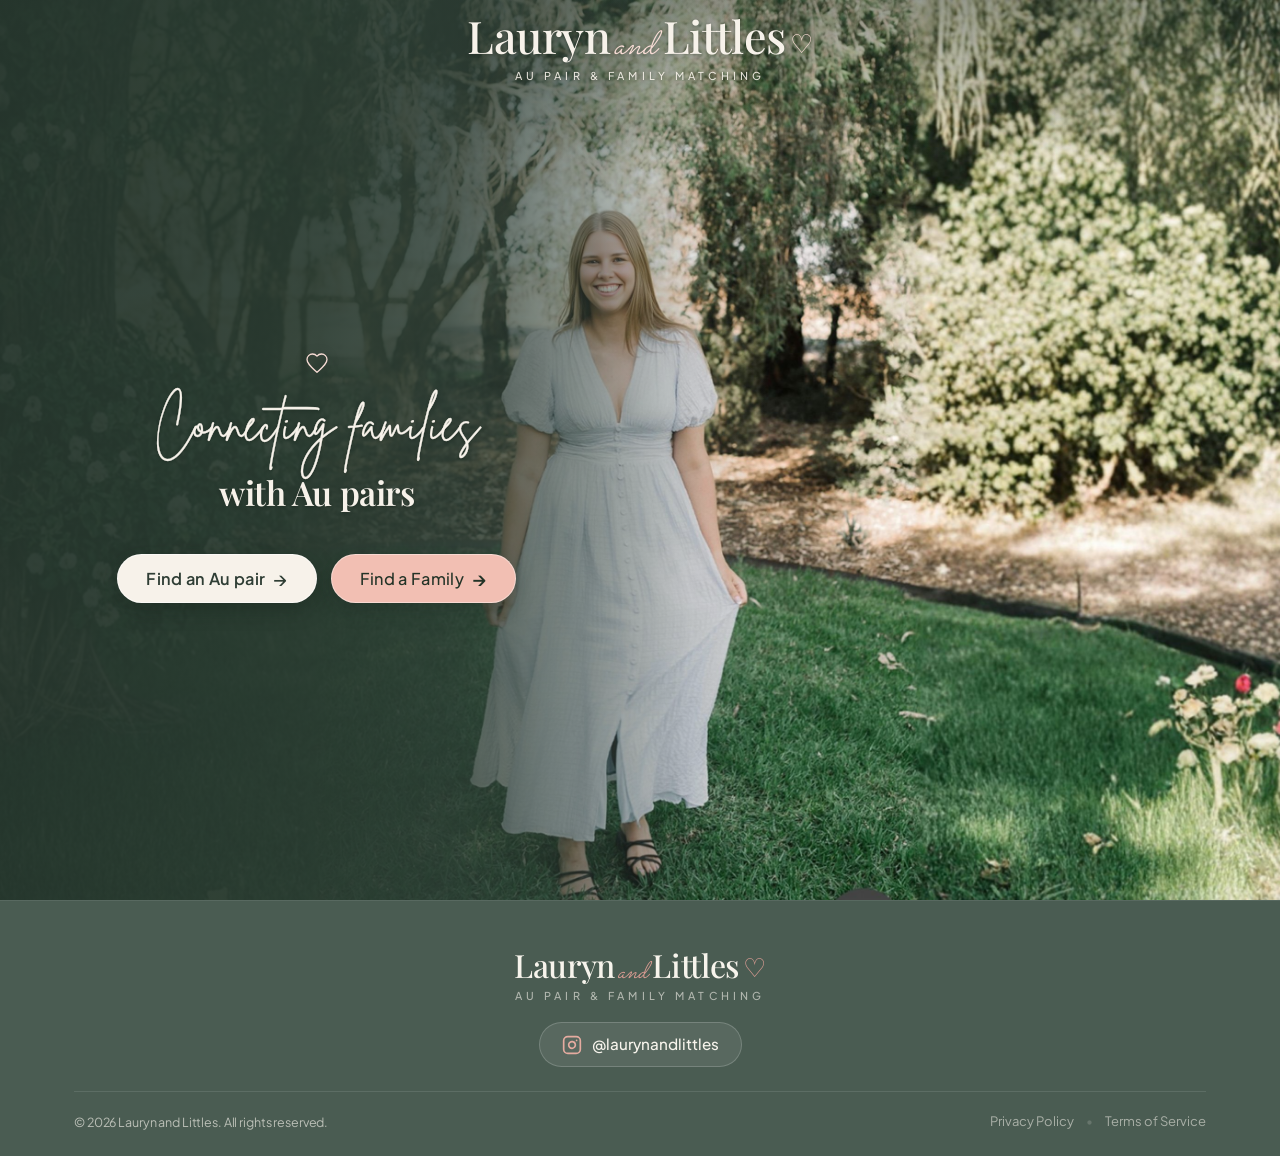
<file: index.html>
<!DOCTYPE html>
<html lang="en">
<head>
  <meta charset="UTF-8">
  <meta name="viewport" content="width=device-width, initial-scale=1.0">
  <title>Lauryn and Littles | Au Pair &amp; Family Matching</title>
  <meta name="description" content="Connecting families with vetted Au pairs. Book trusted au pair matching with peace of mind.">

  <!-- Favicon -->
  <link rel="icon" href="data:image/svg+xml,<svg xmlns='http://www.w3.org/2000/svg' viewBox='0 0 24 24' fill='%23e5aba0'><path d='M12 21.35l-1.45-1.32C5.4 15.36 2 12.28 2 8.5 2 5.42 4.42 3 7.5 3c1.74 0 3.41.81 4.5 2.09C13.09 3.81 14.76 3 16.5 3 19.58 3 22 5.42 22 8.5c0 3.78-3.4 6.86-8.55 11.54L12 21.35z'/></svg>">

  <!-- Google Fonts: Cormorant Garamond, Alex Brush, Plus Jakarta Sans -->
  <link rel="preconnect" href="https://fonts.googleapis.com">
  <link rel="preconnect" href="https://fonts.gstatic.com" crossorigin>
  <link href="https://fonts.googleapis.com/css2?family=Alex+Brush&family=Allison&family=Cormorant+Garamond:ital,wght@0,300;0,400;0,500;0,600;1,400&family=Ms+Madi&family=Playfair+Display:ital,wght@0,400;0,500;0,600;1,400&family=Plus+Jakarta+Sans:wght@400;500;600&family=Sacramento&display=swap" rel="stylesheet">

  <link rel="stylesheet" href="css/style.css?v=10.0">
</head>
<body class="has-green-overlay">
  <!-- Header Navbar (Transparent with cream logo at top, solid cream with dark green logo on scroll via main.js) -->
  <header class="site-header" id="site-header">
    <nav class="header-navbar" aria-label="Brand Navigation">
      <div class="header-container">
        <a href="index.html" class="brand-logo" aria-label="Lauryn and Littles Home">
          <div class="brand-name">
            <span class="logo-serif">Lauryn</span><span class="logo-script">and</span><span class="logo-serif">Littles</span>
            <span class="logo-heart" aria-hidden="true">&#9825;</span>
          </div>
          <div class="brand-subtitle">AU PAIR &amp; FAMILY MATCHING</div>
        </a>
      </div>
    </nav>
  </header>

  <!-- Hero Section (Option 2: Brand-Green Overlay + Cream Text) -->
  <main>
    <section class="hero-section hero-green-overlay" id="hero">
      <div class="hero-green-wrapper">
        <div class="hero-green-content">
          <!-- Top Heart Icon Badge -->
          <div class="hero-heart-badge" aria-hidden="true">
            <svg class="heart-svg" viewBox="0 0 24 24" fill="none" stroke="currentColor">
              <path d="M12 21.35l-1.45-1.32C5.4 15.36 2 12.28 2 8.5 2 5.42 4.42 3 7.5 3c1.74 0 3.41.81 4.5 2.09C13.09 3.81 14.76 3 16.5 3 19.58 3 22 5.42 22 8.5c0 3.78-3.4 6.86-8.55 11.54L12 21.35z" stroke-width="1.3" stroke-linecap="round" stroke-linejoin="round"/>
            </svg>
          </div>

          <!-- Main Hero Headline (Cream Text on Brand-Green Overlay) -->
          <h1 class="hero-headline">
            <span class="script-line">Connecting families</span>
            <span class="serif-line">with Au pairs</span>
          </h1>

          <!-- Hero Action Buttons -->
          <div class="hero-buttons">
            <button type="button" class="btn-hero-primary" id="hero-find-sitter" aria-label="Find an Au pair">
              <span>Find an Au pair</span>
              <span class="btn-arrow" aria-hidden="true">&rarr;</span>
            </button>
            <button type="button" class="btn-hero-secondary" id="hero-find-family" aria-label="Find a Family">
              <span>Find a Family</span>
              <span class="btn-arrow" aria-hidden="true">&rarr;</span>
            </button>
          </div>
        </div>
      </div>
    </section>
  </main>

  <!-- Footer (Cleaned up: Instagram only as requested) -->
  <footer class="site-footer" id="footer">
    <div class="footer-container">
      <div class="footer-content">
        <!-- Brand Logo -->
        <a href="index.html" class="brand-logo footer-logo" aria-label="Lauryn and Littles Home">
          <div class="brand-name">
            <span class="logo-serif">Lauryn</span><span class="logo-script">and</span><span class="logo-serif">Littles</span>
            <span class="logo-heart">&#9825;</span>
          </div>
          <div class="brand-subtitle">AU PAIR &amp; FAMILY MATCHING</div>
        </a>

        <!-- Instagram Link Only -->
        <div class="footer-social-wrap">
          <a href="https://www.instagram.com/laurynandlittles/" target="_blank" rel="noopener noreferrer" class="instagram-btn" aria-label="Follow Lauryn &amp; Littles on Instagram">
            <svg class="instagram-icon" viewBox="0 0 24 24" fill="none" stroke="currentColor" stroke-width="2" stroke-linecap="round" stroke-linejoin="round">
              <rect x="2" y="2" width="20" height="20" rx="5" ry="5"></rect>
              <path d="M16 11.37A4 4 0 1 1 12.63 8 4 4 0 0 1 16 11.37z"></path>
              <line x1="17.5" y1="6.5" x2="17.51" y2="6.5"></line>
            </svg>
            <span>@laurynandlittles</span>
          </a>
        </div>
      </div>

      <div class="footer-bottom">
        <div class="footer-copyright">
          &copy; 2026 Lauryn and Littles. All rights reserved.
        </div>
        <div class="footer-legal">
          <a href="privacy.html">Privacy Policy</a>
          <span class="sep">&bull;</span>
          <a href="terms.html">Terms of Service</a>
        </div>
      </div>
    </div>
  </footer>

  <!-- REQUEST MODAL (Tell us what you need) -->
  <div class="modal-overlay" id="request-modal">
    <div class="modal-container" role="dialog" aria-labelledby="modal-title">
      <button type="button" class="modal-close" id="modal-close-btn" aria-label="Close modal">&times;</button>
      <div class="modal-header">
        <div class="modal-title-wrap">
          <div class="modal-heart">&#9825;</div>
          <h3 id="modal-title">Tell us what you need</h3>
        </div>
      </div>

      <!-- Role Selector: Family or Sitter -->
      <div class="role-toggle-group" role="tablist" aria-label="Request Type">
        <button type="button" class="role-toggle-btn active" id="role-family-btn" role="tab" aria-selected="true">
          I'm looking for Au Pair
        </button>
        <button type="button" class="role-toggle-btn" id="role-sitter-btn" role="tab" aria-selected="false">
          I'm looking for a Family
        </button>
      </div>

      <form class="modal-form" id="request-form" onsubmit="event.preventDefault(); window.submitRequest();">
        <input type="hidden" id="request-type" value="Family looking for Au Pair">

        <div class="message-note">
          <p>Welcome to Lauryn &amp; Littles!</p>
          <p>Finding the perfect au pair for your family is a big decision, and we are delighted to help guide you.</p>
          <p>Please share your basic contact details below to join our waiting list. Once submitted, we will reach out with our application form so we can learn about your family's unique needs, values, and preferences.</p>
          <p>We look forward to finding your perfect match.</p>
        </div>


        <!-- Location (Town & Suburb) -->
        <div class="form-field">
          <label for="need-location">LOCATION (TOWN &amp; SUBURB)</label>
          <input type="text" id="need-location" required placeholder="e.g. Winchester, West Hill" class="form-input">
        </div>


        <!-- Contact Information -->
        <div class="form-row">
          <div class="form-field">
            <label for="client-name">Your Full Name</label>
            <input type="text" id="client-name" required placeholder="Larissa Saunders" class="form-input">
          </div>
          <div class="form-field">
            <label for="client-phone">PHONE NUMBER</label>
            <input type="tel" id="client-phone" required placeholder="07704 911930" class="form-input">
          </div>
        </div>

        <div class="form-field">
          <label for="client-email">Email Address</label>
          <input type="email" id="client-email" required placeholder="Larissa_saunders@gmail.com" class="form-input">
        </div>

        <!-- Confirmation Checkbox -->
        <div class="form-checkbox-field">
          <label class="custom-checkbox-label">
            <input type="checkbox" id="agree-terms-family" required class="custom-checkbox-input">
            <span class="checkbox-text">
              I have read and agree to the <a href="terms.html?tab=family" target="_blank" rel="noopener noreferrer">Terms of Service</a> and <a href="privacy.html" target="_blank" rel="noopener noreferrer">Privacy Policy</a>.
            </span>
          </label>
        </div>

        <div class="modal-submit-wrap">
          <button type="submit" class="btn-hero-primary full-width" id="submit-request-btn">
            <span>SUBMIT</span>
            <span class="btn-arrow">&rarr;</span>
          </button>
        </div>
      </form>

      <!-- Sitter Waiting List Form (I'm looking for a Family) -->
      <form class="modal-form" id="waiting-list-form" style="display: none;" onsubmit="event.preventDefault(); window.submitWaitingList();">
        <div class="waiting-list-note">
          <p>Welcome to Lauryn &amp; Littles!</p>
          <p>Looking for a host family for your next au pair adventure? We’d love to hear from you!</p>
          <p>Fill in the details below to join our waiting list. We’ll be in touch soon to learn more about you and what you’re looking for.</p>
        </div>

        <div class="form-field">
          <label for="waiting-name">Full Name</label>
          <input type="text" id="waiting-name" required placeholder="Larissa Saunders" class="form-input">
        </div>

        <div class="form-field">
          <label for="waiting-email">Email</label>
          <input type="email" id="waiting-email" required placeholder="Larissa_saunders@gmail.com" class="form-input">
        </div>

        <div class="form-field">
          <label for="waiting-phone">Phone Number</label>
          <input type="tel" id="waiting-phone" required placeholder="07704 911930" class="form-input">
        </div>

        <!-- Confirmation Checkbox -->
        <div class="form-checkbox-field">
          <label class="custom-checkbox-label">
            <input type="checkbox" id="agree-terms-sitter" required class="custom-checkbox-input">
            <span class="checkbox-text">
              I have read and agree to the <a href="terms.html?tab=aupair" target="_blank" rel="noopener noreferrer">Terms of Service</a> and <a href="privacy.html" target="_blank" rel="noopener noreferrer">Privacy Policy</a>.
            </span>
          </label>
        </div>

        <div class="modal-submit-wrap">
          <button type="submit" class="btn-hero-primary full-width" id="submit-waiting-btn">
            <span>Join the waiting list</span>
            <span class="btn-arrow">&rarr;</span>
          </button>
        </div>
      </form>
    </div>
  </div>

  <!-- Toast Notification Container -->
  <div class="toast-container" id="toast-container" aria-live="polite"></div>


  <script src="js/main.js"></script>
</body>
</html>
</file>
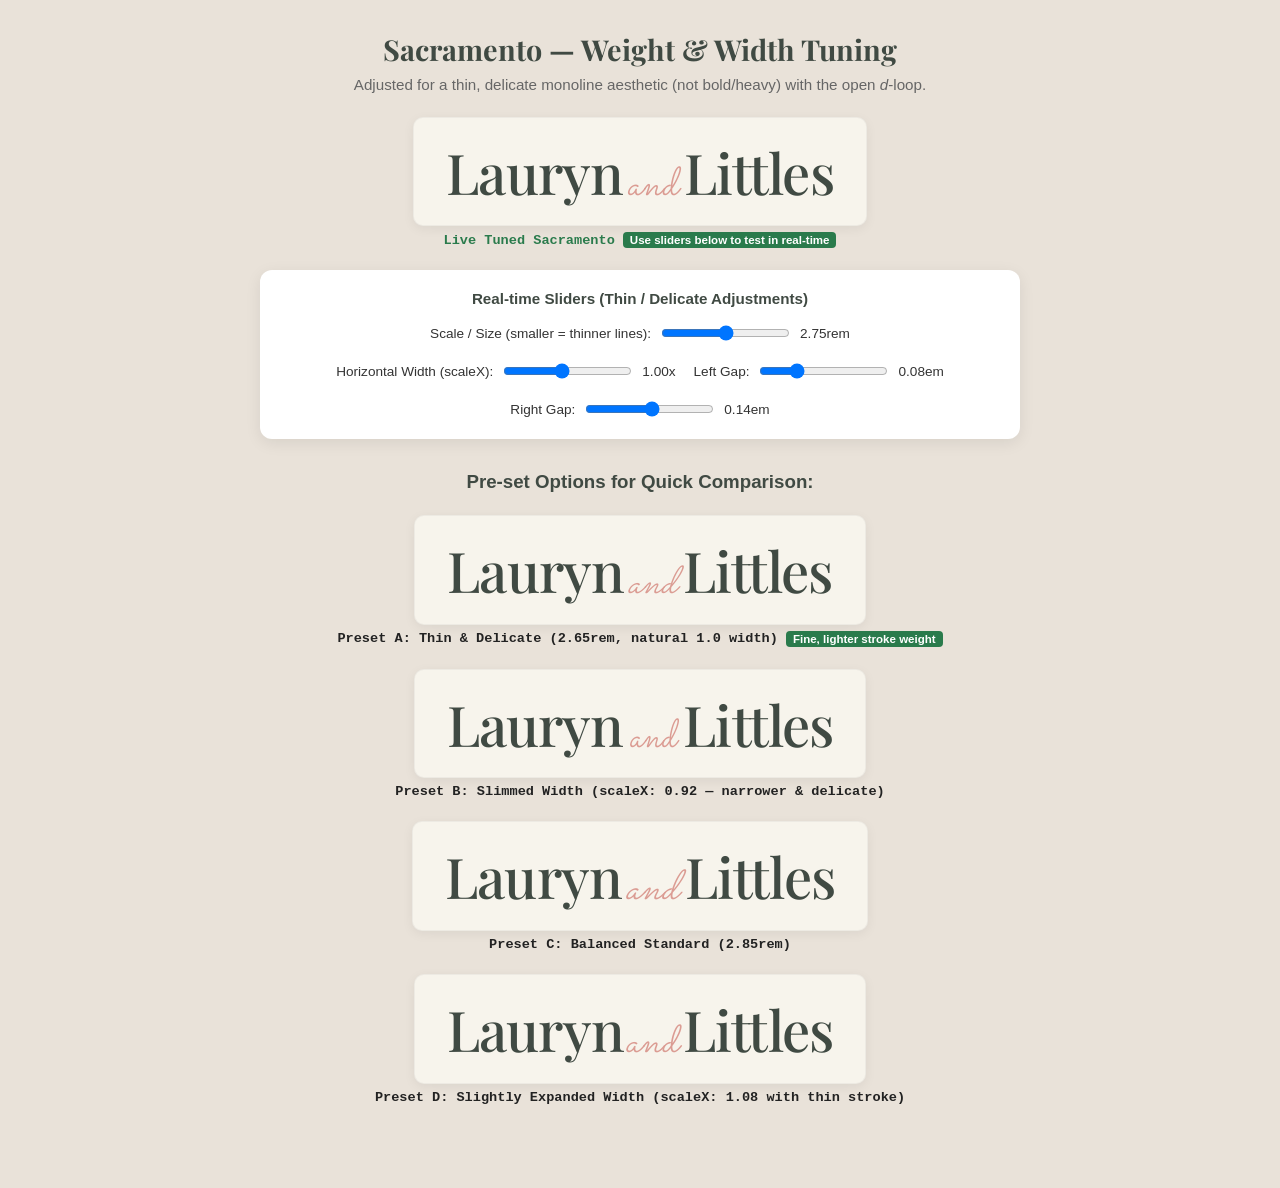
<file: font-test.html>
<!DOCTYPE html>
<html lang="en">
<head>
<meta charset="UTF-8">
<meta name="viewport" content="width=device-width, initial-scale=1.0">
<title>Sacramento Fine-Tuning</title>
<style>
  * { box-sizing: border-box; }
  body {
    background: #e9e2d9;
    color: #333;
    display: flex;
    flex-direction: column;
    align-items: center;
    padding: 30px 16px 80px;
    margin: 0;
    gap: 22px;
    font-family: -apple-system, BlinkMacSystemFont, 'Segoe UI', Roboto, sans-serif;
  }

  .header {
    text-align: center;
    max-width: 680px;
  }
  .header h1 {
    font-family: 'Playfair Display', Georgia, serif;
    color: #404a43;
    font-size: 1.8rem;
    margin: 0 0 6px;
  }
  .header p {
    color: #666;
    font-size: 0.95rem;
    line-height: 1.4;
    margin: 0;
  }

  .card {
    display: flex;
    flex-direction: column;
    align-items: center;
    gap: 6px;
    width: 100%;
    max-width: 760px;
  }
  .row {
    display: inline-flex;
    align-items: baseline;
    background: #f7f4ec;
    padding: 16px 32px;
    border-radius: 10px;
    box-shadow: 0 3px 12px rgba(0,0,0,0.06);
    white-space: nowrap;
    border: 1px solid rgba(0,0,0,0.04);
  }
  .serif {
    font-family: 'Playfair Display', Georgia, serif;
    font-size: 3.5rem;
    font-weight: 500;
    color: #404a43;
    letter-spacing: -0.015em;
    position: relative;
    z-index: 2;
  }
  .script {
    font-family: 'Sacramento', cursive;
    font-style: italic;
    transform: skewX(-11deg);
    transform-origin: left baseline;
    display: inline-block;
    color: #db9c93;
    -webkit-font-smoothing: antialiased;
    -moz-osx-font-smoothing: grayscale;
    text-rendering: geometricPrecision;
    position: relative;
    z-index: 1;
    line-height: 1;
  }
  .label-wrap {
    display: flex;
    align-items: center;
    gap: 8px;
  }
  .label {
    font-family: monospace;
    font-size: 0.85rem;
    color: #222;
    font-weight: 700;
  }
  .badge {
    background: #2a7b4c;
    color: #fff;
    font-size: 0.72rem;
    padding: 2px 7px;
    border-radius: 4px;
    font-weight: 600;
  }

  /* Interactive live tuner */
  .interactive-box {
    background: #ffffff;
    border-radius: 12px;
    padding: 20px 24px;
    box-shadow: 0 4px 16px rgba(0,0,0,0.08);
    width: 100%;
    max-width: 760px;
    display: flex;
    flex-direction: column;
    align-items: center;
    gap: 16px;
  }
  .controls {
    display: flex;
    flex-wrap: wrap;
    gap: 18px;
    justify-content: center;
    font-size: 0.85rem;
    color: #333;
  }
  .control-group {
    display: flex;
    align-items: center;
    gap: 8px;
  }
  .control-group input[type=range] {
    cursor: pointer;
  }
  #live-script {
    font-size: 2.75rem;
    margin: 0 0.14em 0 0.08em;
    transform: scaleX(1);
  }
  .label-tuned {
    color: #2a7b4c;
  }
  .interactive-title {
    font-weight: 700;
    font-size: 0.95rem;
    color: #404a43;
  }
  .presets-heading {
    color: #404a43;
    margin: 10px 0 0;
  }
  .preset-a {
    font-size: 2.65rem;
    margin: 0 0.14em 0 0.08em;
  }
  .preset-b {
    font-size: 2.75rem;
    transform: scaleX(0.92);
    margin: 0 0.12em 0 0.08em;
  }
  .preset-c {
    font-size: 2.85rem;
    margin: 0 0.14em 0 0.08em;
  }
  .preset-d {
    font-size: 2.65rem;
    transform: scaleX(1.08);
    margin: 0 0.16em 0 0.08em;
  }
</style>
<link rel="preconnect" href="https://fonts.googleapis.com">
<link href="https://fonts.googleapis.com/css2?family=Playfair+Display:wght@500&family=Sacramento&display=swap" rel="stylesheet">
</head>
<body>

  <div class="header">
    <h1>Sacramento — Weight &amp; Width Tuning</h1>
    <p>Adjusted for a thin, delicate monoline aesthetic (not bold/heavy) with the open <em>d</em>-loop.</p>
  </div>

  <!-- LIVE TUNER CARD -->
  <div class="card">
    <div class="row">
      <span class="serif">Lauryn</span>
      <span id="live-script" class="script">and</span>
      <span class="serif">Littles</span>
    </div>
    <div class="label-wrap">
      <div class="label label-tuned">Live Tuned Sacramento</div>
      <div class="badge">Use sliders below to test in real-time</div>
    </div>
  </div>

  <!-- SLIDER CONTROLS -->
  <div class="interactive-box">
    <div class="interactive-title">Real-time Sliders (Thin / Delicate Adjustments)</div>
    <div class="controls">
      <div class="control-group">
        <label for="size-slider">Scale / Size (smaller = thinner lines):</label>
        <input type="range" id="size-slider" min="2.2" max="3.3" step="0.05" value="2.75">
        <span id="size-val">2.75rem</span>
      </div>
      <div class="control-group">
        <label for="width-slider">Horizontal Width (scaleX):</label>
        <input type="range" id="width-slider" min="0.80" max="1.25" step="0.02" value="1.0">
        <span id="width-val">1.00x</span>
      </div>
      <div class="control-group">
        <label for="left-gap-slider">Left Gap:</label>
        <input type="range" id="left-gap-slider" min="0.02" max="0.25" step="0.02" value="0.08">
        <span id="left-gap-val">0.08em</span>
      </div>
      <div class="control-group">
        <label for="right-gap-slider">Right Gap:</label>
        <input type="range" id="right-gap-slider" min="0.02" max="0.25" step="0.02" value="0.14">
        <span id="right-gap-val">0.14em</span>
      </div>
    </div>
  </div>

  <h3 class="presets-heading">Pre-set Options for Quick Comparison:</h3>

  <!-- Preset 1: Thin & Delicate (font-size: 2.65rem) -->
  <div class="card">
    <div class="row">
      <span class="serif">Lauryn</span>
      <span class="script preset-a">and</span>
      <span class="serif">Littles</span>
    </div>
    <div class="label-wrap">
      <div class="label">Preset A: Thin &amp; Delicate (2.65rem, natural 1.0 width)</div>
      <div class="badge">Fine, lighter stroke weight</div>
    </div>
  </div>

  <!-- Preset 2: Slightly Slimmed Horizontal Width (scaleX: 0.92) -->
  <div class="card">
    <div class="row">
      <span class="serif">Lauryn</span>
      <span class="script preset-b">and</span>
      <span class="serif">Littles</span>
    </div>
    <div class="label-wrap">
      <div class="label">Preset B: Slimmed Width (scaleX: 0.92 — narrower &amp; delicate)</div>
    </div>
  </div>

  <!-- Preset 3: Balanced Medium-Thin (font-size: 2.85rem) -->
  <div class="card">
    <div class="row">
      <span class="serif">Lauryn</span>
      <span class="script preset-c">and</span>
      <span class="serif">Littles</span>
    </div>
    <div class="label-wrap">
      <div class="label">Preset C: Balanced Standard (2.85rem)</div>
    </div>
  </div>

  <!-- Preset 4: Slightly Widened (scaleX: 1.08) -->
  <div class="card">
    <div class="row">
      <span class="serif">Lauryn</span>
      <span class="script preset-d">and</span>
      <span class="serif">Littles</span>
    </div>
    <div class="label-wrap">
      <div class="label">Preset D: Slightly Expanded Width (scaleX: 1.08 with thin stroke)</div>
    </div>
  </div>

  <script>
    const liveScript = document.getElementById('live-script');
    const sizeSlider = document.getElementById('size-slider');
    const sizeVal = document.getElementById('size-val');
    const widthSlider = document.getElementById('width-slider');
    const widthVal = document.getElementById('width-val');
    const lgSlider = document.getElementById('left-gap-slider');
    const lgVal = document.getElementById('left-gap-val');
    const rgSlider = document.getElementById('right-gap-slider');
    const rgVal = document.getElementById('right-gap-val');

    function update() {
      liveScript.style.fontSize = sizeSlider.value + 'rem';
      sizeVal.textContent = sizeSlider.value + 'rem';

      liveScript.style.transform = `scaleX(${widthSlider.value})`;
      widthVal.textContent = parseFloat(widthSlider.value).toFixed(2) + 'x';

      liveScript.style.marginLeft = lgSlider.value + 'em';
      lgVal.textContent = lgSlider.value + 'em';

      liveScript.style.marginRight = rgSlider.value + 'em';
      rgVal.textContent = rgSlider.value + 'em';
    }

    sizeSlider.addEventListener('input', update);
    widthSlider.addEventListener('input', update);
    lgSlider.addEventListener('input', update);
    rgSlider.addEventListener('input', update);
  </script>
</body>
</html>
</file>
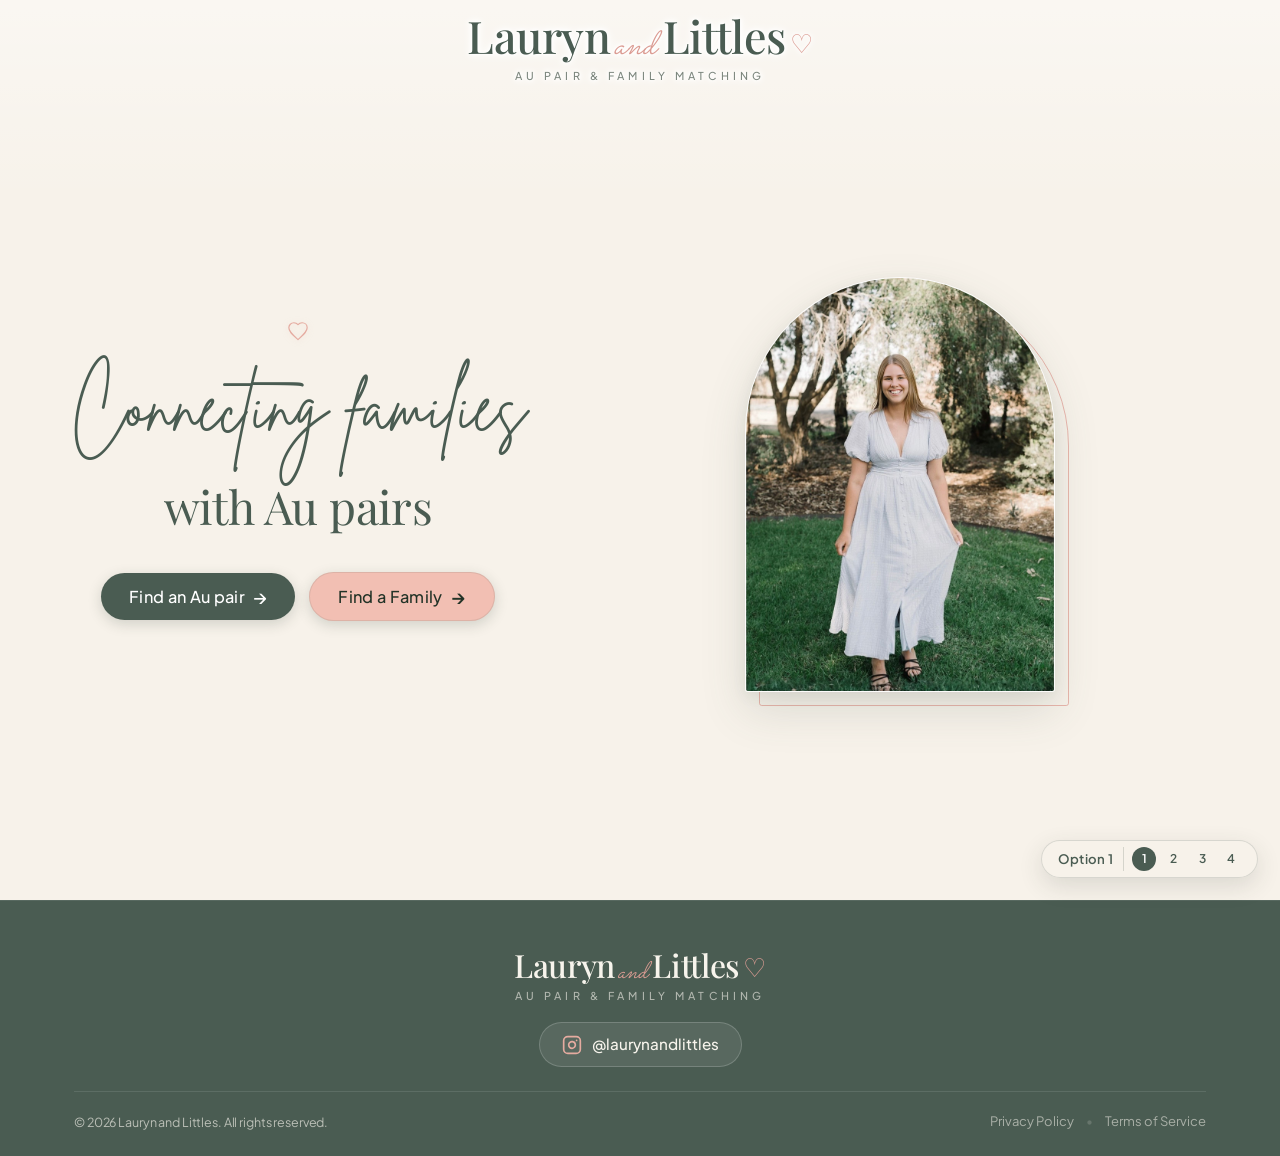
<file: option1.html>
<!DOCTYPE html>
<html lang="en">
<head>
  <meta charset="UTF-8">
  <meta name="viewport" content="width=device-width, initial-scale=1.0">
  <title>Lauryn and Littles | Option 1: Arch-Framed Photo</title>
  <meta name="description" content="Connecting families with vetted Au pairs. Option 1: Arch-Framed Photo preview.">

  <!-- Favicon -->
  <link rel="icon" href="data:image/svg+xml,<svg xmlns='http://www.w3.org/2000/svg' viewBox='0 0 24 24' fill='%23e5aba0'><path d='M12 21.35l-1.45-1.32C5.4 15.36 2 12.28 2 8.5 2 5.42 4.42 3 7.5 3c1.74 0 3.41.81 4.5 2.09C13.09 3.81 14.76 3 16.5 3 19.58 3 22 5.42 22 8.5c0 3.78-3.4 6.86-8.55 11.54L12 21.35z'/></svg>">

  <!-- Google Fonts: Cormorant Garamond, Alex Brush, Plus Jakarta Sans, Playfair Display, Sacramento -->
  <link rel="preconnect" href="https://fonts.googleapis.com">
  <link rel="preconnect" href="https://fonts.gstatic.com" crossorigin>
  <link href="https://fonts.googleapis.com/css2?family=Alex+Brush&family=Allison&family=Cormorant+Garamond:ital,wght@0,300;0,400;0,500;0,600;1,400&family=Ms+Madi&family=Playfair+Display:ital,wght@0,400;0,500;0,600;1,400&family=Plus+Jakarta+Sans:wght@400;500;600&family=Sacramento&display=swap" rel="stylesheet">

  <!-- Base Site Stylesheet -->
  <link rel="stylesheet" href="css/style.css?v=6.0">
  <!-- Option 1 Hero Override Stylesheet -->
  <link rel="stylesheet" href="css/option1.css?v=4.4">
</head>
<body>
  <!-- Header Navbar (Transparent at top, solid cream on scroll via main.js) -->
  <header class="site-header" id="site-header">
    <nav class="header-navbar" aria-label="Brand Navigation">
      <div class="header-container">
        <a href="index.html" class="brand-logo" aria-label="Lauryn and Littles Home">
          <div class="brand-name">
            <span class="logo-serif">Lauryn</span><span class="logo-script">and</span><span class="logo-serif">Littles</span>
            <span class="logo-heart" aria-hidden="true">&#9825;</span>
          </div>
          <div class="brand-subtitle">AU PAIR &amp; FAMILY MATCHING</div>
        </a>
      </div>
    </nav>
  </header>

  <!-- OPTION 1: ARCH-FRAMED PHOTO ON CREAM HERO -->
  <main>
    <section class="hero-section hero-arch-layout" id="hero">
      <div class="hero-arch-wrapper">
        <!-- Left / Top Column: Text & Buttons -->
        <div class="arch-text-col">
          <!-- Top Heart Icon Badge -->
          <div class="hero-heart-badge" aria-hidden="true">
            <svg class="heart-svg" viewBox="0 0 24 24" fill="none" stroke="currentColor">
              <path d="M12 21.35l-1.45-1.32C5.4 15.36 2 12.28 2 8.5 2 5.42 4.42 3 7.5 3c1.74 0 3.41.81 4.5 2.09C13.09 3.81 14.76 3 16.5 3 19.58 3 22 5.42 22 8.5c0 3.78-3.4 6.86-8.55 11.54L12 21.35z" stroke-width="1.3" stroke-linecap="round" stroke-linejoin="round"/>
            </svg>
          </div>

          <!-- Main Hero Headline -->
          <h1 class="hero-headline">
            <span class="script-line">Connecting families</span>
            <span class="serif-line">with Au pairs</span>
          </h1>

          <!-- Hero Action Buttons -->
          <div class="hero-buttons">
            <button type="button" class="btn-hero-primary" id="hero-find-sitter" aria-label="Find an Au pair">
              <span>Find an Au pair</span>
              <span class="btn-arrow" aria-hidden="true">&rarr;</span>
            </button>
            <button type="button" class="btn-hero-secondary" id="hero-find-family" aria-label="Find a Family">
              <span>Find a Family</span>
              <span class="btn-arrow" aria-hidden="true">&rarr;</span>
            </button>
          </div>
        </div>

        <!-- Right / Bottom Column: Arch-Framed Photo with Boutique Offset Outline -->
        <div class="arch-photo-col">
          <div class="arch-frame-wrapper">
            <!-- Boutique offset peach decorative outline -->
            <div class="arch-offset-outline" aria-hidden="true"></div>
            <!-- Arch clipping frame -->
            <div class="arch-photo-frame">
              <img src="images/1000054756.jpg" alt="Lauryn, founder of Lauryn and Littles" class="arch-photo-img" loading="eager" fetchpriority="high">
            </div>
          </div>
        </div>
      </div>
    </section>
  </main>

  <!-- Footer (Identical across all pages) -->
  <footer class="site-footer" id="footer">
    <div class="footer-container">
      <div class="footer-content">
        <!-- Brand Logo -->
        <a href="index.html" class="brand-logo footer-logo" aria-label="Lauryn and Littles Home">
          <div class="brand-name">
            <span class="logo-serif">Lauryn</span><span class="logo-script">and</span><span class="logo-serif">Littles</span>
            <span class="logo-heart">&#9825;</span>
          </div>
          <div class="brand-subtitle">AU PAIR &amp; FAMILY MATCHING</div>
        </a>

        <!-- Instagram Link -->
        <div class="footer-social-wrap">
          <a href="https://www.instagram.com/laurynandlittles/" target="_blank" rel="noopener noreferrer" class="instagram-btn" aria-label="Follow Lauryn &amp; Littles on Instagram">
            <svg class="instagram-icon" viewBox="0 0 24 24" fill="none" stroke="currentColor" stroke-width="2" stroke-linecap="round" stroke-linejoin="round">
              <rect x="2" y="2" width="20" height="20" rx="5" ry="5"></rect>
              <path d="M16 11.37A4 4 0 1 1 12.63 8 4 4 0 0 1 16 11.37z"></path>
              <line x1="17.5" y1="6.5" x2="17.51" y2="6.5"></line>
            </svg>
            <span>@laurynandlittles</span>
          </a>
        </div>
      </div>

      <div class="footer-bottom">
        <div class="footer-copyright">
          &copy; 2026 Lauryn and Littles. All rights reserved.
        </div>
        <div class="footer-legal">
          <a href="privacy.html">Privacy Policy</a>
          <span class="sep">&bull;</span>
          <a href="terms.html">Terms of Service</a>
        </div>
      </div>
    </div>
  </footer>

  <!-- REQUEST MODAL (Tell us what you need) -->
  <div class="modal-overlay" id="request-modal">
    <div class="modal-container" role="dialog" aria-labelledby="modal-title">
      <button type="button" class="modal-close" id="modal-close-btn" aria-label="Close modal">&times;</button>
      <div class="modal-header">
        <div class="modal-title-wrap">
          <div class="modal-heart">&#9825;</div>
          <h3 id="modal-title">Tell us what you need</h3>
        </div>
      </div>

      <!-- Role Selector: Family or Sitter -->
      <div class="role-toggle-group" role="tablist" aria-label="Request Type">
        <button type="button" class="role-toggle-btn active" id="role-family-btn" role="tab" aria-selected="true">
          I'm looking for Au Pair
        </button>
        <button type="button" class="role-toggle-btn" id="role-sitter-btn" role="tab" aria-selected="false">
          I'm looking for a Family
        </button>
      </div>

      <form class="modal-form" id="request-form" onsubmit="event.preventDefault(); window.submitRequest();">
        <input type="hidden" id="request-type" value="Family looking for Au Pair">

        <div class="message-note">
          <p>Welcome to Lauryn &amp; Littles!</p>
          <p>Finding the perfect au pair for your family is a big decision, and we are delighted to help guide you.</p>
          <p>Please share your basic contact details below to join our waiting list. Once submitted, we will reach out with our application form so we can learn about your family's unique needs, values, and preferences.</p>
          <p>We look forward to finding your perfect match.</p>
        </div>


        <div class="form-field">
          <label for="need-location">LOCATION (TOWN &amp; SUBURB)</label>
          <input type="text" id="need-location" required placeholder="e.g. Winchester, West Hill" class="form-input">
        </div>


        <div class="form-row">
          <div class="form-field">
            <label for="client-name">Your Full Name</label>
            <input type="text" id="client-name" required placeholder="Larissa Saunders" class="form-input">
          </div>
          <div class="form-field">
            <label for="client-phone">PHONE NUMBER</label>
            <input type="tel" id="client-phone" required placeholder="07704 911930" class="form-input">
          </div>
        </div>

        <div class="form-field">
          <label for="client-email">Email Address</label>
          <input type="email" id="client-email" required placeholder="Larissa_saunders@gmail.com" class="form-input">
        </div>

        <div class="form-checkbox-field">
          <label class="custom-checkbox-label">
            <input type="checkbox" id="agree-terms-family" required class="custom-checkbox-input">
            <span class="checkbox-text">
              I have read and agree to the <a href="terms.html" target="_blank" rel="noopener noreferrer">Terms of Service</a> and <a href="privacy.html" target="_blank" rel="noopener noreferrer">Privacy Policy</a>.
            </span>
          </label>
        </div>

        <div class="modal-submit-wrap">
          <button type="submit" class="btn-hero-primary full-width" id="submit-request-btn">
            <span>SUBMIT</span>
            <span class="btn-arrow">&rarr;</span>
          </button>
        </div>
      </form>

      <!-- Sitter Waiting List Form (I'm looking for a Family) -->
      <form class="modal-form" id="waiting-list-form" style="display: none;" onsubmit="event.preventDefault(); window.submitWaitingList();">
        <div class="waiting-list-note">
          <p>Welcome to Lauryn &amp; Littles!</p>
          <p>Looking for a host family for your next au pair adventure? We’d love to hear from you!</p>
          <p>Fill in the details below to join our waiting list. We’ll be in touch soon to learn more about you and what you’re looking for.</p>
        </div>

        <div class="form-field">
          <label for="waiting-name">Full Name</label>
          <input type="text" id="waiting-name" required placeholder="Larissa Saunders" class="form-input">
        </div>

        <div class="form-field">
          <label for="waiting-email">Email</label>
          <input type="email" id="waiting-email" required placeholder="Larissa_saunders@gmail.com" class="form-input">
        </div>

        <div class="form-field">
          <label for="waiting-phone">Phone Number</label>
          <input type="tel" id="waiting-phone" required placeholder="07704 911930" class="form-input">
        </div>

        <div class="form-checkbox-field">
          <label class="custom-checkbox-label">
            <input type="checkbox" id="agree-terms-sitter" required class="custom-checkbox-input">
            <span class="checkbox-text">
              I have read and agree to the <a href="terms.html" target="_blank" rel="noopener noreferrer">Terms of Service</a> and <a href="privacy.html" target="_blank" rel="noopener noreferrer">Privacy Policy</a>.
            </span>
          </label>
        </div>

        <div class="modal-submit-wrap">
          <button type="submit" class="btn-hero-primary full-width" id="submit-waiting-btn">
            <span>Join the waiting list</span>
            <span class="btn-arrow">&rarr;</span>
          </button>
        </div>
      </form>
    </div>
  </div>

  <!-- Toast Notification Container -->
  <div class="toast-container" id="toast-container" aria-live="polite"></div>

  <!-- OPTION PREVIEW BADGE / SWITCHER (Easily removable) -->
  <aside class="option-preview-badge" id="option-preview-badge" aria-label="Hero Option Switcher">
    <span class="preview-badge-label">Option 1</span>
    <nav class="preview-badge-nav" aria-label="Switch Option">
      <a href="option1.html" class="preview-badge-link active" title="Option 1: Arch Frame">1</a>
      <a href="option2.html" class="preview-badge-link" title="Option 2: Brand-Green Overlay">2</a>
      <a href="option3.html" class="preview-badge-link" title="Option 3: Photo Background">3</a>
      <a href="option4.html" class="preview-badge-link" title="Option 4: Left-Aligned Inspo">4</a>
    </nav>
  </aside>

  <!-- Main JavaScript for Header Scroll, Modal & Interactions -->
  <script src="js/main.js"></script>
</body>
</html>
</file>
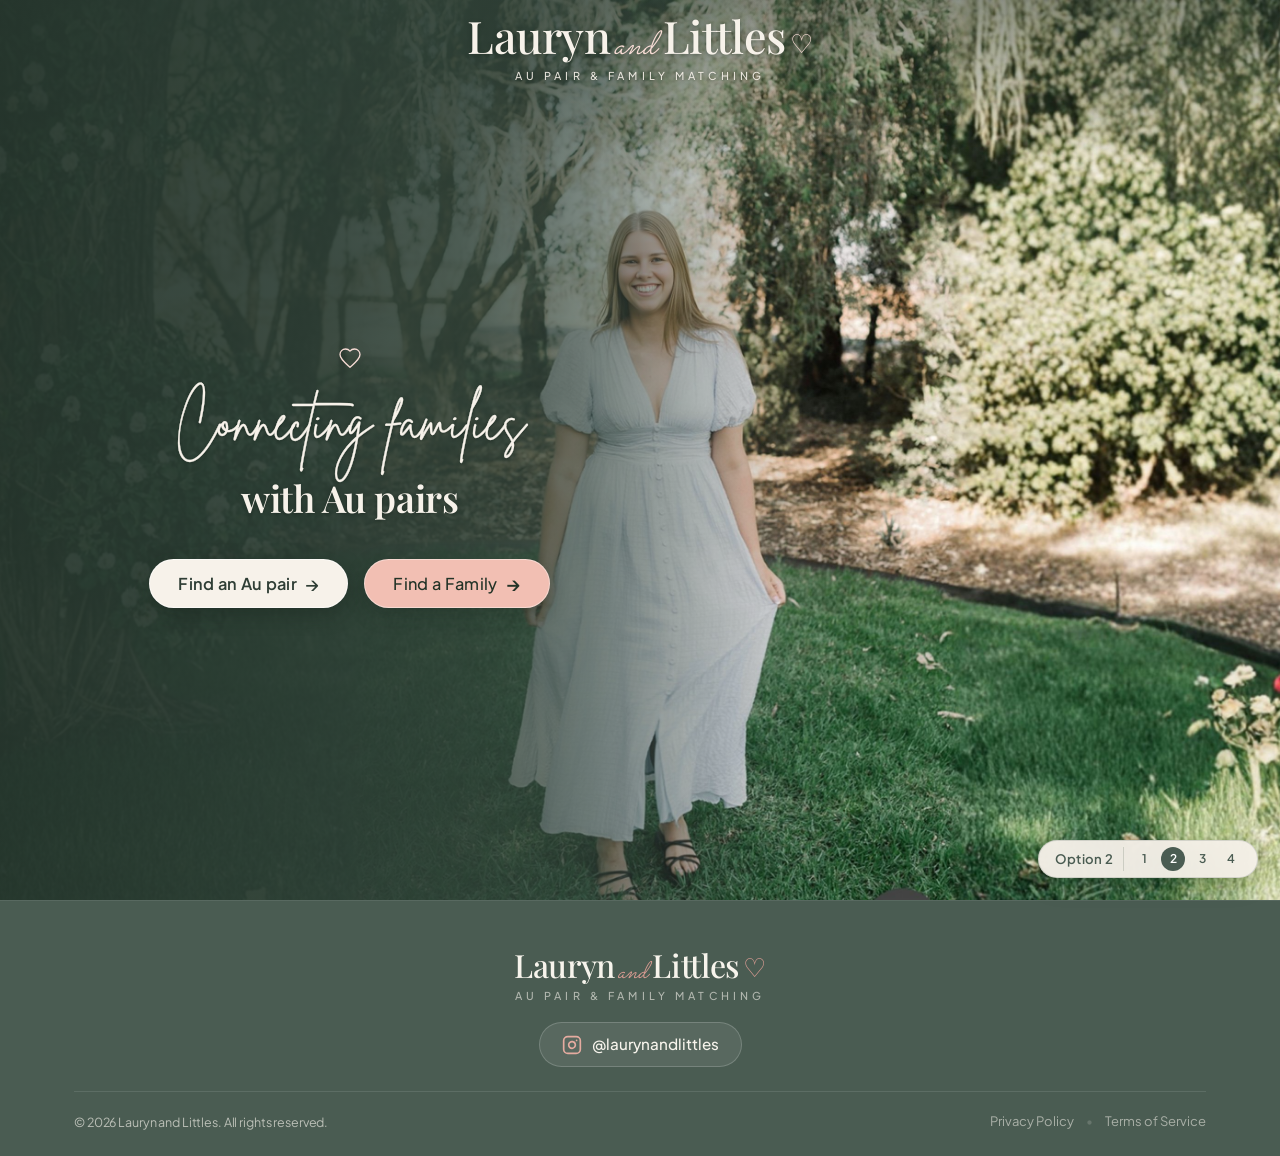
<file: option2.html>
<!DOCTYPE html>
<html lang="en">
<head>
  <meta charset="UTF-8">
  <meta name="viewport" content="width=device-width, initial-scale=1.0">
  <meta name="robots" content="noindex">
  <title>Lauryn and Littles | Option 2: Brand-Green Overlay</title>
  <meta name="description" content="Connecting families with vetted Au pairs. Option 2: Brand-Green Overlay + Cream Text preview.">

  <!-- Favicon -->
  <link rel="icon" href="data:image/svg+xml,<svg xmlns='http://www.w3.org/2000/svg' viewBox='0 0 24 24' fill='%23e5aba0'><path d='M12 21.35l-1.45-1.32C5.4 15.36 2 12.28 2 8.5 2 5.42 4.42 3 7.5 3c1.74 0 3.41.81 4.5 2.09C13.09 3.81 14.76 3 16.5 3 19.58 3 22 5.42 22 8.5c0 3.78-3.4 6.86-8.55 11.54L12 21.35z'/></svg>">

  <!-- Google Fonts: Cormorant Garamond, Alex Brush, Plus Jakarta Sans, Playfair Display, Sacramento -->
  <link rel="preconnect" href="https://fonts.googleapis.com">
  <link rel="preconnect" href="https://fonts.gstatic.com" crossorigin>
  <link href="https://fonts.googleapis.com/css2?family=Alex+Brush&family=Allison&family=Cormorant+Garamond:ital,wght@0,300;0,400;0,500;0,600;1,400&family=Ms+Madi&family=Playfair+Display:ital,wght@0,400;0,500;0,600;1,400&family=Plus+Jakarta+Sans:wght@400;500;600&family=Sacramento&display=swap" rel="stylesheet">

  <!-- Base Site Stylesheet -->
  <link rel="stylesheet" href="css/style.css?v=6.0">
  <!-- Option 2 Hero Override Stylesheet -->
  <link rel="stylesheet" href="css/option2.css?v=3.5">
</head>
<body>
  <!-- Header Navbar (Transparent with cream logo at top, solid cream with dark green logo on scroll via main.js) -->
  <header class="site-header" id="site-header">
    <nav class="header-navbar" aria-label="Brand Navigation">
      <div class="header-container">
        <a href="index.html" class="brand-logo" aria-label="Lauryn and Littles Home">
          <div class="brand-name">
            <span class="logo-serif">Lauryn</span><span class="logo-script">and</span><span class="logo-serif">Littles</span>
            <span class="logo-heart" aria-hidden="true">&#9825;</span>
          </div>
          <div class="brand-subtitle">AU PAIR &amp; FAMILY MATCHING</div>
        </a>
      </div>
    </nav>
  </header>

  <!-- OPTION 2: BRAND-GREEN OVERLAY + CREAM TEXT HERO -->
  <main>
    <section class="hero-section hero-green-overlay" id="hero">
      <div class="hero-green-wrapper">
        <div class="hero-green-content">
          <!-- Top Heart Icon Badge -->
          <div class="hero-heart-badge" aria-hidden="true">
            <svg class="heart-svg" viewBox="0 0 24 24" fill="none" stroke="currentColor">
              <path d="M12 21.35l-1.45-1.32C5.4 15.36 2 12.28 2 8.5 2 5.42 4.42 3 7.5 3c1.74 0 3.41.81 4.5 2.09C13.09 3.81 14.76 3 16.5 3 19.58 3 22 5.42 22 8.5c0 3.78-3.4 6.86-8.55 11.54L12 21.35z" stroke-width="1.3" stroke-linecap="round" stroke-linejoin="round"/>
            </svg>
          </div>

          <!-- Main Hero Headline (Cream Text on Brand-Green Overlay) -->
          <h1 class="hero-headline">
            <span class="script-line">Connecting families</span>
            <span class="serif-line">with Au pairs</span>
          </h1>

          <!-- Hero Action Buttons -->
          <div class="hero-buttons">
            <button type="button" class="btn-hero-primary" id="hero-find-sitter" aria-label="Find an Au pair">
              <span>Find an Au pair</span>
              <span class="btn-arrow" aria-hidden="true">&rarr;</span>
            </button>
            <button type="button" class="btn-hero-secondary" id="hero-find-family" aria-label="Find a Family">
              <span>Find a Family</span>
              <span class="btn-arrow" aria-hidden="true">&rarr;</span>
            </button>
          </div>
        </div>
      </div>
    </section>
  </main>

  <!-- Footer (Identical across all pages) -->
  <footer class="site-footer" id="footer">
    <div class="footer-container">
      <div class="footer-content">
        <!-- Brand Logo -->
        <a href="index.html" class="brand-logo footer-logo" aria-label="Lauryn and Littles Home">
          <div class="brand-name">
            <span class="logo-serif">Lauryn</span><span class="logo-script">and</span><span class="logo-serif">Littles</span>
            <span class="logo-heart">&#9825;</span>
          </div>
          <div class="brand-subtitle">AU PAIR &amp; FAMILY MATCHING</div>
        </a>

        <!-- Instagram Link -->
        <div class="footer-social-wrap">
          <a href="https://www.instagram.com/laurynandlittles/" target="_blank" rel="noopener noreferrer" class="instagram-btn" aria-label="Follow Lauryn &amp; Littles on Instagram">
            <svg class="instagram-icon" viewBox="0 0 24 24" fill="none" stroke="currentColor" stroke-width="2" stroke-linecap="round" stroke-linejoin="round">
              <rect x="2" y="2" width="20" height="20" rx="5" ry="5"></rect>
              <path d="M16 11.37A4 4 0 1 1 12.63 8 4 4 0 0 1 16 11.37z"></path>
              <line x1="17.5" y1="6.5" x2="17.51" y2="6.5"></line>
            </svg>
            <span>@laurynandlittles</span>
          </a>
        </div>
      </div>

      <div class="footer-bottom">
        <div class="footer-copyright">
          &copy; 2026 Lauryn and Littles. All rights reserved.
        </div>
        <div class="footer-legal">
          <a href="privacy.html">Privacy Policy</a>
          <span class="sep">&bull;</span>
          <a href="terms.html">Terms of Service</a>
        </div>
      </div>
    </div>
  </footer>

  <!-- REQUEST MODAL (Tell us what you need) -->
  <div class="modal-overlay" id="request-modal">
    <div class="modal-container" role="dialog" aria-labelledby="modal-title">
      <button type="button" class="modal-close" id="modal-close-btn" aria-label="Close modal">&times;</button>
      <div class="modal-header">
        <div class="modal-title-wrap">
          <div class="modal-heart">&#9825;</div>
          <h3 id="modal-title">Tell us what you need</h3>
        </div>
      </div>

      <!-- Role Selector: Family or Sitter -->
      <div class="role-toggle-group" role="tablist" aria-label="Request Type">
        <button type="button" class="role-toggle-btn active" id="role-family-btn" role="tab" aria-selected="true">
          I'm looking for Au Pair
        </button>
        <button type="button" class="role-toggle-btn" id="role-sitter-btn" role="tab" aria-selected="false">
          I'm looking for a Family
        </button>
      </div>

      <form class="modal-form" id="request-form" onsubmit="event.preventDefault(); window.submitRequest();">
        <input type="hidden" id="request-type" value="Family looking for Au Pair">

        <div class="message-note">
          <p>Welcome to Lauryn &amp; Littles!</p>
          <p>Finding the perfect au pair for your family is a big decision, and we are delighted to help guide you.</p>
          <p>Please share your basic contact details below to join our waiting list. Once submitted, we will reach out with our application form so we can learn about your family's unique needs, values, and preferences.</p>
          <p>We look forward to finding your perfect match.</p>
        </div>


        <div class="form-field">
          <label for="need-location">LOCATION (TOWN &amp; SUBURB)</label>
          <input type="text" id="need-location" required placeholder="e.g. Winchester, West Hill" class="form-input">
        </div>


        <div class="form-row">
          <div class="form-field">
            <label for="client-name">Your Full Name</label>
            <input type="text" id="client-name" required placeholder="Larissa Saunders" class="form-input">
          </div>
          <div class="form-field">
            <label for="client-phone">PHONE NUMBER</label>
            <input type="tel" id="client-phone" required placeholder="07704 911930" class="form-input">
          </div>
        </div>

        <div class="form-field">
          <label for="client-email">Email Address</label>
          <input type="email" id="client-email" required placeholder="Larissa_saunders@gmail.com" class="form-input">
        </div>

        <div class="form-checkbox-field">
          <label class="custom-checkbox-label">
            <input type="checkbox" id="agree-terms-family" required class="custom-checkbox-input">
            <span class="checkbox-text">
              I have read and agree to the <a href="terms.html" target="_blank" rel="noopener noreferrer">Terms of Service</a> and <a href="privacy.html" target="_blank" rel="noopener noreferrer">Privacy Policy</a>.
            </span>
          </label>
        </div>

        <div class="modal-submit-wrap">
          <button type="submit" class="btn-hero-primary full-width" id="submit-request-btn">
            <span>SUBMIT</span>
            <span class="btn-arrow">&rarr;</span>
          </button>
        </div>
      </form>

      <!-- Sitter Waiting List Form (I'm looking for a Family) -->
      <form class="modal-form" id="waiting-list-form" style="display: none;" onsubmit="event.preventDefault(); window.submitWaitingList();">
        <div class="waiting-list-note">
          <p>Welcome to Lauryn &amp; Littles!</p>
          <p>Looking for a host family for your next au pair adventure? We’d love to hear from you!</p>
          <p>Fill in the details below to join our waiting list. We’ll be in touch soon to learn more about you and what you’re looking for.</p>
        </div>

        <div class="form-field">
          <label for="waiting-name">Full Name</label>
          <input type="text" id="waiting-name" required placeholder="Larissa Saunders" class="form-input">
        </div>

        <div class="form-field">
          <label for="waiting-email">Email</label>
          <input type="email" id="waiting-email" required placeholder="Larissa_saunders@gmail.com" class="form-input">
        </div>

        <div class="form-field">
          <label for="waiting-phone">Phone Number</label>
          <input type="tel" id="waiting-phone" required placeholder="07704 911930" class="form-input">
        </div>

        <div class="form-checkbox-field">
          <label class="custom-checkbox-label">
            <input type="checkbox" id="agree-terms-sitter" required class="custom-checkbox-input">
            <span class="checkbox-text">
              I have read and agree to the <a href="terms.html" target="_blank" rel="noopener noreferrer">Terms of Service</a> and <a href="privacy.html" target="_blank" rel="noopener noreferrer">Privacy Policy</a>.
            </span>
          </label>
        </div>

        <div class="modal-submit-wrap">
          <button type="submit" class="btn-hero-primary full-width" id="submit-waiting-btn">
            <span>Join the waiting list</span>
            <span class="btn-arrow">&rarr;</span>
          </button>
        </div>
      </form>
    </div>
  </div>

  <!-- Toast Notification Container -->
  <div class="toast-container" id="toast-container" aria-live="polite"></div>

  <!-- OPTION PREVIEW BADGE / SWITCHER (Easily removable) -->
  <aside class="option-preview-badge" id="option-preview-badge" aria-label="Hero Option Switcher">
    <span class="preview-badge-label">Option 2</span>
    <nav class="preview-badge-nav" aria-label="Switch Option">
      <a href="option1.html" class="preview-badge-link" title="Option 1: Arch Frame">1</a>
      <a href="option2.html" class="preview-badge-link active" title="Option 2: Brand-Green Overlay">2</a>
      <a href="option3.html" class="preview-badge-link" title="Option 3: Photo Background">3</a>
      <a href="option4.html" class="preview-badge-link" title="Option 4: Left-Aligned Inspo">4</a>
    </nav>
  </aside>

  <!-- Main JavaScript for Header Scroll, Modal & Interactions -->
  <script src="js/main.js"></script>
</body>
</html>
</file>
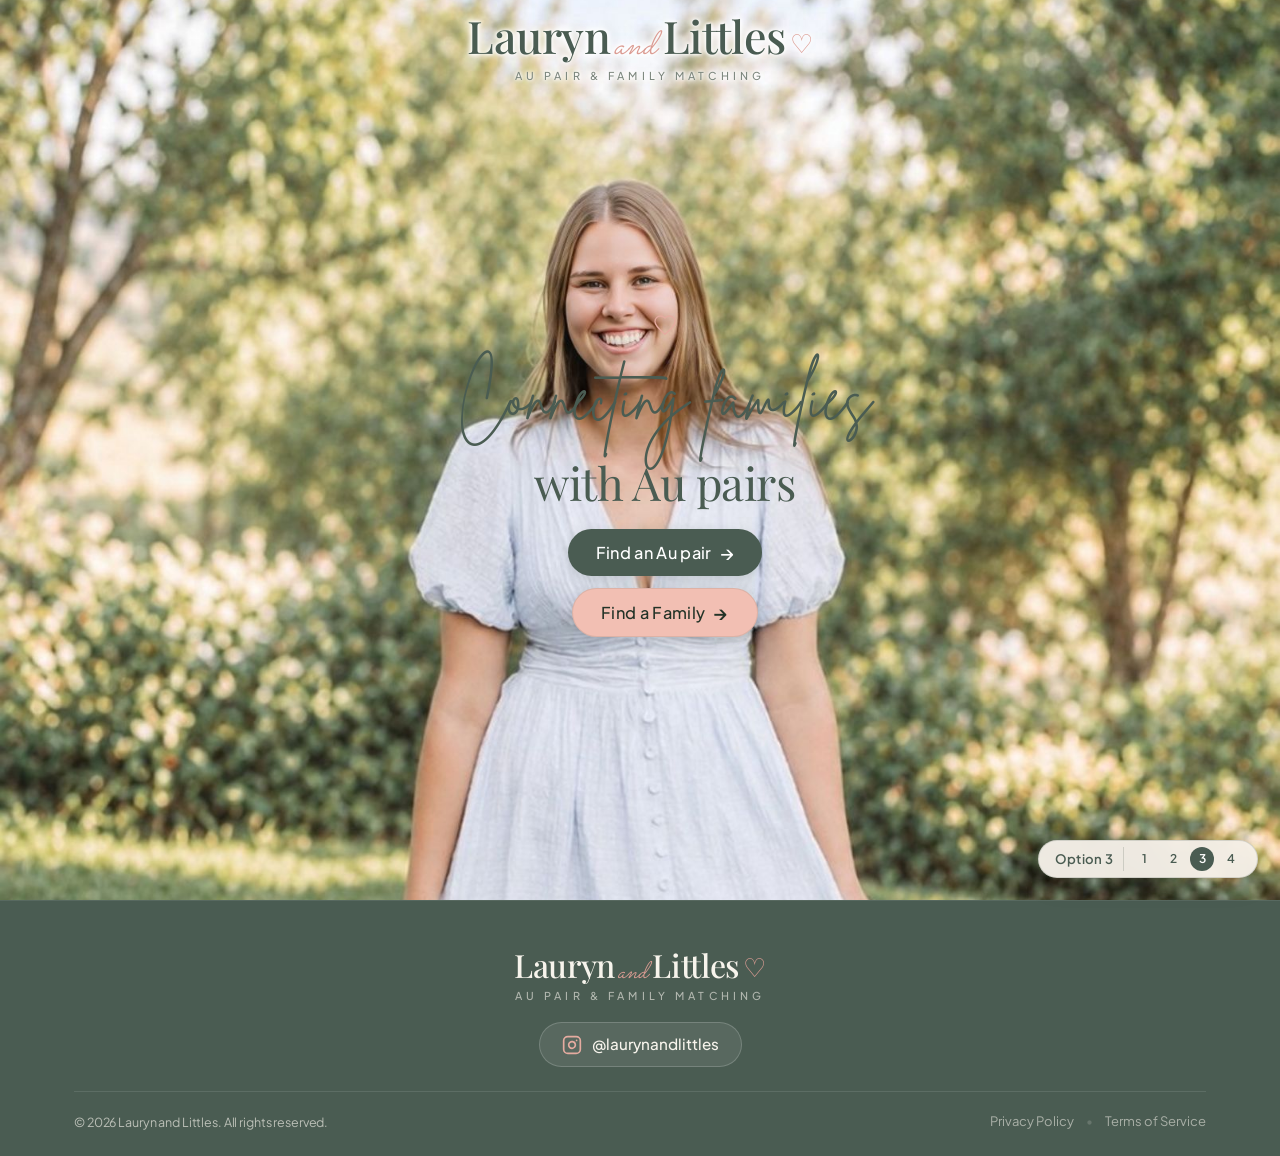
<file: option3.html>
<!DOCTYPE html>
<html lang="en">
<head>
  <meta charset="UTF-8">
  <meta name="viewport" content="width=device-width, initial-scale=1.0">
  <title>Lauryn and Littles | Option 3: Photo Background</title>
  <meta name="description" content="Connecting families with vetted Au pairs. Option 3 preview with alternative photo background.">

  <!-- Favicon -->
  <link rel="icon" href="data:image/svg+xml,<svg xmlns='http://www.w3.org/2000/svg' viewBox='0 0 24 24' fill='%23e5aba0'><path d='M12 21.35l-1.45-1.32C5.4 15.36 2 12.28 2 8.5 2 5.42 4.42 3 7.5 3c1.74 0 3.41.81 4.5 2.09C13.09 3.81 14.76 3 16.5 3 19.58 3 22 5.42 22 8.5c0 3.78-3.4 6.86-8.55 11.54L12 21.35z'/></svg>">

  <!-- Google Fonts: Cormorant Garamond, Alex Brush, Plus Jakarta Sans -->
  <link rel="preconnect" href="https://fonts.googleapis.com">
  <link rel="preconnect" href="https://fonts.gstatic.com" crossorigin>
  <link href="https://fonts.googleapis.com/css2?family=Alex+Brush&family=Allison&family=Cormorant+Garamond:ital,wght@0,300;0,400;0,500;0,600;1,400&family=Ms+Madi&family=Playfair+Display:ital,wght@0,400;0,500;0,600;1,400&family=Plus+Jakarta+Sans:wght@400;500;600&family=Sacramento&display=swap" rel="stylesheet">

  <!-- Base Site Stylesheet -->
  <link rel="stylesheet" href="css/style.css?v=6.0">
  <!-- Option 3 Background Image Override Stylesheet -->
  <link rel="stylesheet" href="css/option3.css?v=1.7">
</head>
<body>
  <!-- Header Navbar (without links or buttons) -->
  <header class="site-header" id="site-header">
    <nav class="header-navbar" aria-label="Brand Navigation">
      <div class="header-container">
        <a href="index.html" class="brand-logo" aria-label="Lauryn and Littles Home">
          <div class="brand-name">
            <span class="logo-serif">Lauryn</span><span class="logo-script">and</span><span class="logo-serif">Littles</span>
            <span class="logo-heart" aria-hidden="true">&#9825;</span>
          </div>
          <div class="brand-subtitle">AU PAIR &amp; FAMILY MATCHING</div>
        </a>
      </div>
    </nav>
  </header>

  <!-- Hero Section (Full Portrait on phone & Full Landscape on desktop) -->
  <main>
    <section class="hero-section" id="hero">
      <div class="hero-content">
        <!-- Top Heart Icon -->
        <div class="hero-heart-badge" aria-hidden="true">
          <svg class="heart-svg" viewBox="0 0 24 24" fill="none" stroke="currentColor">
            <path d="M12 21.35l-1.45-1.32C5.4 15.36 2 12.28 2 8.5 2 5.42 4.42 3 7.5 3c1.74 0 3.41.81 4.5 2.09C13.09 3.81 14.76 3 16.5 3 19.58 3 22 5.42 22 8.5c0 3.78-3.4 6.86-8.55 11.54L12 21.35z" stroke-width="1.3" stroke-linecap="round" stroke-linejoin="round"/>
          </svg>
        </div>

        <!-- Main Hero Headline -->
        <h1 class="hero-headline">
          <span class="script-line">Connecting families</span>
          <span class="serif-line">with Au pairs</span>
        </h1>

        <!-- Hero Action Buttons -->
        <div class="hero-buttons">
          <button type="button" class="btn-hero-primary" id="hero-find-sitter" aria-label="Find an Au pair">
            <span>Find an Au pair</span>
            <span class="btn-arrow" aria-hidden="true">&rarr;</span>
          </button>
          <button type="button" class="btn-hero-secondary" id="hero-find-family" aria-label="Find a Family">
            <span>Find a Family</span>
            <span class="btn-arrow" aria-hidden="true">&rarr;</span>
          </button>
        </div>

      </div>
    </section>
  </main>

  <!-- Footer (Cleaned up: Instagram only as requested) -->
  <footer class="site-footer" id="footer">
    <div class="footer-container">
      <div class="footer-content">
        <!-- Brand Logo -->
        <a href="index.html" class="brand-logo footer-logo" aria-label="Lauryn and Littles Home">
          <div class="brand-name">
            <span class="logo-serif">Lauryn</span><span class="logo-script">and</span><span class="logo-serif">Littles</span>
            <span class="logo-heart">&#9825;</span>
          </div>
          <div class="brand-subtitle">AU PAIR &amp; FAMILY MATCHING</div>
        </a>

        <!-- Instagram Link Only -->
        <div class="footer-social-wrap">
          <a href="https://www.instagram.com/laurynandlittles/" target="_blank" rel="noopener noreferrer" class="instagram-btn" aria-label="Follow Lauryn &amp; Littles on Instagram">
            <svg class="instagram-icon" viewBox="0 0 24 24" fill="none" stroke="currentColor" stroke-width="2" stroke-linecap="round" stroke-linejoin="round">
              <rect x="2" y="2" width="20" height="20" rx="5" ry="5"></rect>
              <path d="M16 11.37A4 4 0 1 1 12.63 8 4 4 0 0 1 16 11.37z"></path>
              <line x1="17.5" y1="6.5" x2="17.51" y2="6.5"></line>
            </svg>
            <span>@laurynandlittles</span>
          </a>
        </div>
      </div>

      <div class="footer-bottom">
        <div class="footer-copyright">
          &copy; 2026 Lauryn and Littles. All rights reserved.
        </div>
        <div class="footer-legal">
          <a href="privacy.html">Privacy Policy</a>
          <span class="sep">&bull;</span>
          <a href="terms.html">Terms of Service</a>
        </div>
      </div>
    </div>
  </footer>

  <!-- REQUEST MODAL (Tell us what you need) -->
  <div class="modal-overlay" id="request-modal">
    <div class="modal-container" role="dialog" aria-labelledby="modal-title">
      <button type="button" class="modal-close" id="modal-close-btn" aria-label="Close modal">&times;</button>
      <div class="modal-header">
        <div class="modal-title-wrap">
          <div class="modal-heart">&#9825;</div>
          <h3 id="modal-title">Tell us what you need</h3>
        </div>
      </div>

      <!-- Role Selector: Family or Sitter -->
      <div class="role-toggle-group" role="tablist" aria-label="Request Type">
        <button type="button" class="role-toggle-btn active" id="role-family-btn" role="tab" aria-selected="true">
          I'm looking for Au Pair
        </button>
        <button type="button" class="role-toggle-btn" id="role-sitter-btn" role="tab" aria-selected="false">
          I'm looking for a Family
        </button>
      </div>

      <form class="modal-form" id="request-form" onsubmit="event.preventDefault(); window.submitRequest();">
        <input type="hidden" id="request-type" value="Family looking for Au Pair">

        <div class="message-note">
          <p>Welcome to Lauryn &amp; Littles!</p>
          <p>Finding the perfect au pair for your family is a big decision, and we are delighted to help guide you.</p>
          <p>Please share your basic contact details below to join our waiting list. Once submitted, we will reach out with our application form so we can learn about your family's unique needs, values, and preferences.</p>
          <p>We look forward to finding your perfect match.</p>
        </div>


        <!-- Location (Town & Suburb) -->
        <div class="form-field">
          <label for="need-location">LOCATION (TOWN &amp; SUBURB)</label>
          <input type="text" id="need-location" required placeholder="e.g. Winchester, West Hill" class="form-input">
        </div>


        <!-- Contact Information -->
        <div class="form-row">
          <div class="form-field">
            <label for="client-name">Your Full Name</label>
            <input type="text" id="client-name" required placeholder="Larissa Saunders" class="form-input">
          </div>
          <div class="form-field">
            <label for="client-phone">PHONE NUMBER</label>
            <input type="tel" id="client-phone" required placeholder="07704 911930" class="form-input">
          </div>
        </div>

        <div class="form-field">
          <label for="client-email">Email Address</label>
          <input type="email" id="client-email" required placeholder="Larissa_saunders@gmail.com" class="form-input">
        </div>

        <!-- Confirmation Checkbox -->
        <div class="form-checkbox-field">
          <label class="custom-checkbox-label">
            <input type="checkbox" id="agree-terms-family" required class="custom-checkbox-input">
            <span class="checkbox-text">
              I have read and agree to the <a href="terms.html" target="_blank" rel="noopener noreferrer">Terms of Service</a> and <a href="privacy.html" target="_blank" rel="noopener noreferrer">Privacy Policy</a>.
            </span>
          </label>
        </div>

        <div class="modal-submit-wrap">
          <button type="submit" class="btn-hero-primary full-width" id="submit-request-btn">
            <span>SUBMIT</span>
            <span class="btn-arrow">&rarr;</span>
          </button>
        </div>
      </form>

      <!-- Sitter Waiting List Form (I'm looking for a Family) -->
      <form class="modal-form" id="waiting-list-form" style="display: none;" onsubmit="event.preventDefault(); window.submitWaitingList();">
        <div class="waiting-list-note">
          <p>Welcome to Lauryn &amp; Littles!</p>
          <p>Looking for a host family for your next au pair adventure? We’d love to hear from you!</p>
          <p>Fill in the details below to join our waiting list. We’ll be in touch soon to learn more about you and what you’re looking for.</p>
        </div>

        <div class="form-field">
          <label for="waiting-name">Full Name</label>
          <input type="text" id="waiting-name" required placeholder="Larissa Saunders" class="form-input">
        </div>

        <div class="form-field">
          <label for="waiting-email">Email</label>
          <input type="email" id="waiting-email" required placeholder="Larissa_saunders@gmail.com" class="form-input">
        </div>

        <div class="form-field">
          <label for="waiting-phone">Phone Number</label>
          <input type="tel" id="waiting-phone" required placeholder="07704 911930" class="form-input">
        </div>

        <!-- Confirmation Checkbox -->
        <div class="form-checkbox-field">
          <label class="custom-checkbox-label">
            <input type="checkbox" id="agree-terms-sitter" required class="custom-checkbox-input">
            <span class="checkbox-text">
              I have read and agree to the <a href="terms.html" target="_blank" rel="noopener noreferrer">Terms of Service</a> and <a href="privacy.html" target="_blank" rel="noopener noreferrer">Privacy Policy</a>.
            </span>
          </label>
        </div>

        <div class="modal-submit-wrap">
          <button type="submit" class="btn-hero-primary full-width" id="submit-waiting-btn">
            <span>Join the waiting list</span>
            <span class="btn-arrow">&rarr;</span>
          </button>
        </div>
      </form>
    </div>
  </div>

  <!-- Toast Notification Container -->
  <div class="toast-container" id="toast-container" aria-live="polite"></div>

  <!-- OPTION PREVIEW SWITCHER (Option 1, 2, 3, 4) -->
  <aside class="option-preview-badge" id="option-preview-badge" aria-label="Hero Option Switcher">
    <span class="preview-badge-label">Option 3</span>
    <nav class="preview-badge-nav" aria-label="Switch Option">
      <a href="option1.html" class="preview-badge-link" title="Option 1: Arch Frame">1</a>
      <a href="option2.html" class="preview-badge-link" title="Option 2: Brand Green">2</a>
      <a href="option3.html" class="preview-badge-link active" aria-current="page" title="Option 3: Photo Background">3</a>
      <a href="option4.html" class="preview-badge-link" title="Option 4: Left-Aligned Inspo">4</a>
    </nav>
  </aside>

  <script src="js/main.js"></script>
</body>
</html>
</file>
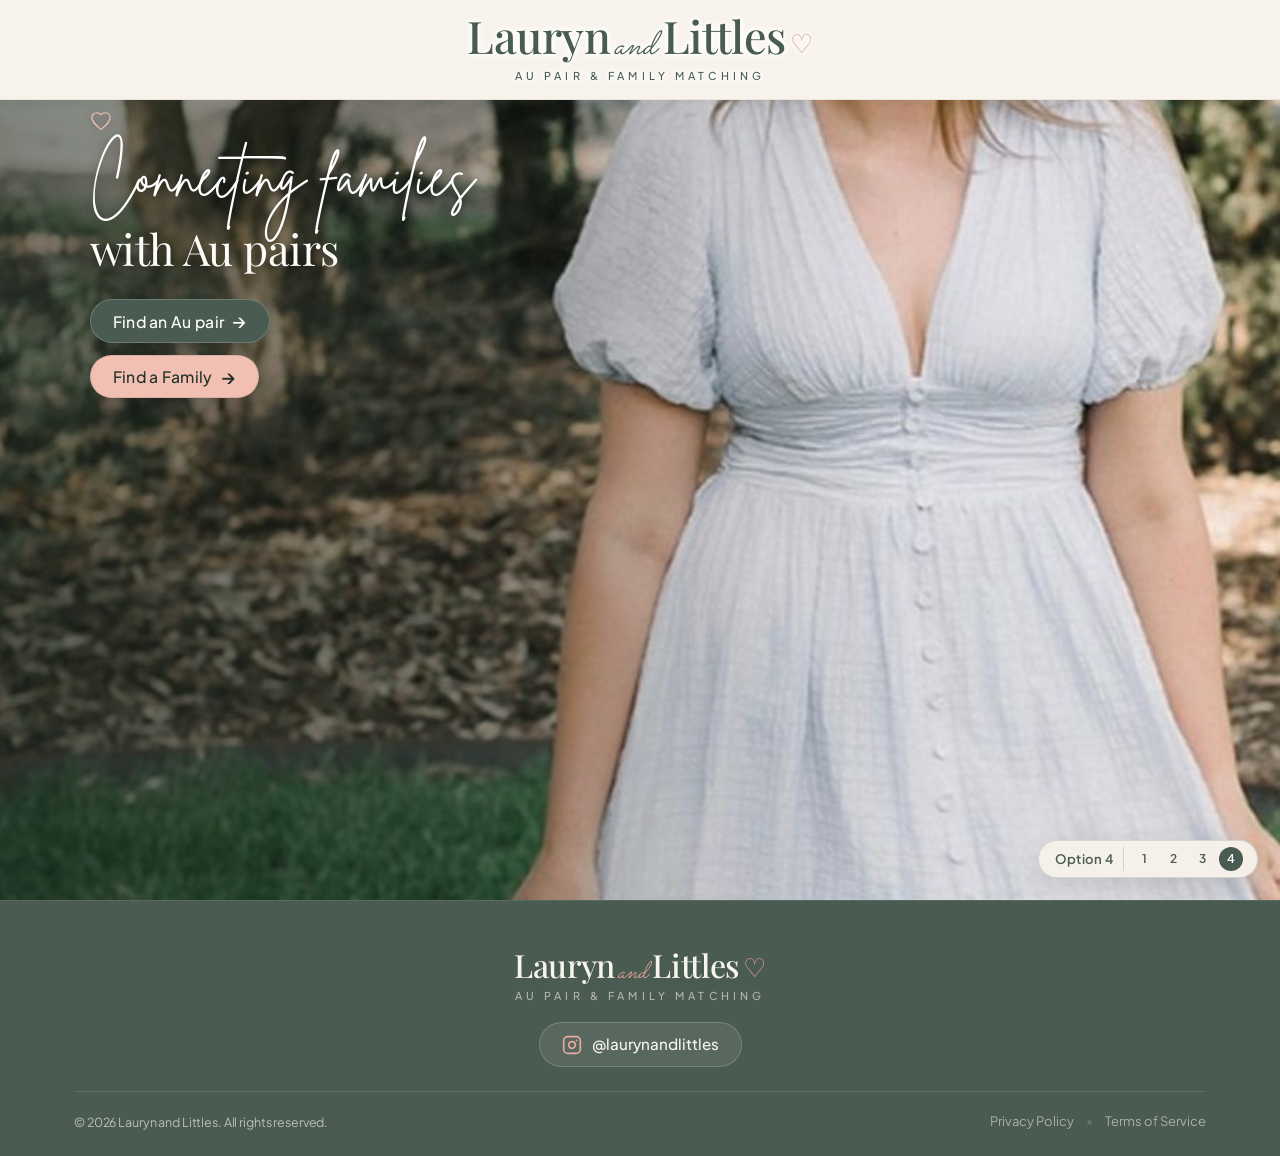
<file: option4.html>
<!DOCTYPE html>
<html lang="en">
<head>
  <meta charset="UTF-8">
  <meta name="viewport" content="width=device-width, initial-scale=1.0">
  <title>Lauryn and Littles | Option 4: Left-Aligned Hero</title>
  <meta name="description" content="Connecting families with vetted Au pairs. Option 4 preview with left-aligned content and portrait background.">

  <!-- Favicon -->
  <link rel="icon" href="data:image/svg+xml,<svg xmlns='http://www.w3.org/2000/svg' viewBox='0 0 24 24' fill='%23e5aba0'><path d='M12 21.35l-1.45-1.32C5.4 15.36 2 12.28 2 8.5 2 5.42 4.42 3 7.5 3c1.74 0 3.41.81 4.5 2.09C13.09 3.81 14.76 3 16.5 3 19.58 3 22 5.42 22 8.5c0 3.78-3.4 6.86-8.55 11.54L12 21.35z'/></svg>">

  <!-- Google Fonts: Cormorant Garamond, Alex Brush, Plus Jakarta Sans -->
  <link rel="preconnect" href="https://fonts.googleapis.com">
  <link rel="preconnect" href="https://fonts.gstatic.com" crossorigin>
  <link href="https://fonts.googleapis.com/css2?family=Alex+Brush&family=Allison&family=Cormorant+Garamond:ital,wght@0,300;0,400;0,500;0,600;1,400&family=Ms+Madi&family=Playfair+Display:ital,wght@0,400;0,500;0,600;1,400&family=Plus+Jakarta+Sans:wght@400;500;600&family=Sacramento&display=swap" rel="stylesheet">

  <!-- Base Site Stylesheet -->
  <link rel="stylesheet" href="css/style.css?v=6.0">
  <!-- Option 4 Left-Aligned Override Stylesheet -->
  <link rel="stylesheet" href="css/option4.css?v=1.3">
</head>
<body>
  <!-- Header Navbar (without links or buttons) -->
  <header class="site-header" id="site-header">
    <nav class="header-navbar" aria-label="Brand Navigation">
      <div class="header-container">
        <a href="index.html" class="brand-logo" aria-label="Lauryn and Littles Home">
          <div class="brand-name">
            <span class="logo-serif">Lauryn</span><span class="logo-script">and</span><span class="logo-serif">Littles</span>
            <span class="logo-heart" aria-hidden="true">&#9825;</span>
          </div>
          <div class="brand-subtitle">AU PAIR &amp; FAMILY MATCHING</div>
        </a>
      </div>
    </nav>
  </header>

  <!-- Hero Section (Left-aligned content with Lauryn on right side of photo) -->
  <main>
    <section class="hero-section" id="hero">
      <div class="hero-content">
        <!-- Main Hero Headline with Centered Heart over Script Line -->
        <h1 class="hero-headline">
          <span class="script-wrap">
            <span class="hero-heart-badge" aria-hidden="true">
              <svg class="heart-svg" viewBox="0 0 24 24" fill="none" stroke="currentColor">
                <path d="M12 21.35l-1.45-1.32C5.4 15.36 2 12.28 2 8.5 2 5.42 4.42 3 7.5 3c1.74 0 3.41.81 4.5 2.09C13.09 3.81 14.76 3 16.5 3 19.58 3 22 5.42 22 8.5c0 3.78-3.4 6.86-8.55 11.54L12 21.35z" stroke-width="1.3" stroke-linecap="round" stroke-linejoin="round"/>
              </svg>
            </span>
            <span class="script-line">Connecting families</span>
          </span>
          <span class="serif-line">with Au pairs</span>
        </h1>

        <!-- Hero Action Buttons: Stacked vertically with green button first and pink below -->
        <div class="hero-buttons">
          <button type="button" class="btn-hero-primary" id="hero-find-sitter" aria-label="Find an Au pair">
            <span>Find an Au pair</span>
            <span class="btn-arrow" aria-hidden="true">&rarr;</span>
          </button>
          <button type="button" class="btn-hero-secondary" id="hero-find-family" aria-label="Find a Family">
            <span>Find a Family</span>
            <span class="btn-arrow" aria-hidden="true">&rarr;</span>
          </button>
        </div>

      </div>
    </section>
  </main>

  <!-- Footer (Cleaned up: Instagram only as requested) -->
  <footer class="site-footer" id="footer">
    <div class="footer-container">
      <div class="footer-content">
        <!-- Brand Logo -->
        <a href="index.html" class="brand-logo footer-logo" aria-label="Lauryn and Littles Home">
          <div class="brand-name">
            <span class="logo-serif">Lauryn</span><span class="logo-script">and</span><span class="logo-serif">Littles</span>
            <span class="logo-heart">&#9825;</span>
          </div>
          <div class="brand-subtitle">AU PAIR &amp; FAMILY MATCHING</div>
        </a>

        <!-- Instagram Link Only -->
        <div class="footer-social-wrap">
          <a href="https://www.instagram.com/laurynandlittles/" target="_blank" rel="noopener noreferrer" class="instagram-btn" aria-label="Follow Lauryn &amp; Littles on Instagram">
            <svg class="instagram-icon" viewBox="0 0 24 24" fill="none" stroke="currentColor" stroke-width="2" stroke-linecap="round" stroke-linejoin="round">
              <rect x="2" y="2" width="20" height="20" rx="5" ry="5"></rect>
              <path d="M16 11.37A4 4 0 1 1 12.63 8 4 4 0 0 1 16 11.37z"></path>
              <line x1="17.5" y1="6.5" x2="17.51" y2="6.5"></line>
            </svg>
            <span>@laurynandlittles</span>
          </a>
        </div>
      </div>

      <div class="footer-bottom">
        <div class="footer-copyright">
          &copy; 2026 Lauryn and Littles. All rights reserved.
        </div>
        <div class="footer-legal">
          <a href="privacy.html">Privacy Policy</a>
          <span class="sep">&bull;</span>
          <a href="terms.html">Terms of Service</a>
        </div>
      </div>
    </div>
  </footer>

  <!-- REQUEST MODAL (Tell us what you need) -->
  <div class="modal-overlay" id="request-modal">
    <div class="modal-container" role="dialog" aria-labelledby="modal-title">
      <button type="button" class="modal-close" id="modal-close-btn" aria-label="Close modal">&times;</button>
      <div class="modal-header">
        <div class="modal-title-wrap">
          <div class="modal-heart">&#9825;</div>
          <h3 id="modal-title">Tell us what you need</h3>
        </div>
      </div>

      <!-- Role Selector: Family or Sitter -->
      <div class="role-toggle-group" role="tablist" aria-label="Request Type">
        <button type="button" class="role-toggle-btn active" id="role-family-btn" role="tab" aria-selected="true">
          I'm looking for Au Pair
        </button>
        <button type="button" class="role-toggle-btn" id="role-sitter-btn" role="tab" aria-selected="false">
          I'm looking for a Family
        </button>
      </div>

      <form class="modal-form" id="request-form" onsubmit="event.preventDefault(); window.submitRequest();">
        <input type="hidden" id="request-type" value="Family looking for Au Pair">

        <div class="message-note">
          <p>Welcome to Lauryn &amp; Littles!</p>
          <p>Finding the perfect au pair for your family is a big decision, and we are delighted to help guide you.</p>
          <p>Please share your basic contact details below to join our waiting list. Once submitted, we will reach out with our application form so we can learn about your family's unique needs, values, and preferences.</p>
          <p>We look forward to finding your perfect match.</p>
        </div>


        <!-- Location (Town & Suburb) -->
        <div class="form-field">
          <label for="need-location">LOCATION (TOWN &amp; SUBURB)</label>
          <input type="text" id="need-location" required placeholder="e.g. Winchester, West Hill" class="form-input">
        </div>


        <!-- Contact Information -->
        <div class="form-row">
          <div class="form-field">
            <label for="client-name">Your Full Name</label>
            <input type="text" id="client-name" required placeholder="Larissa Saunders" class="form-input">
          </div>
          <div class="form-field">
            <label for="client-phone">PHONE NUMBER</label>
            <input type="tel" id="client-phone" required placeholder="07704 911930" class="form-input">
          </div>
        </div>

        <div class="form-field">
          <label for="client-email">Email Address</label>
          <input type="email" id="client-email" required placeholder="Larissa_saunders@gmail.com" class="form-input">
        </div>

        <!-- Confirmation Checkbox -->
        <div class="form-checkbox-field">
          <label class="custom-checkbox-label">
            <input type="checkbox" id="agree-terms-family" required class="custom-checkbox-input">
            <span class="checkbox-text">
              I have read and agree to the <a href="terms.html" target="_blank" rel="noopener noreferrer">Terms of Service</a> and <a href="privacy.html" target="_blank" rel="noopener noreferrer">Privacy Policy</a>.
            </span>
          </label>
        </div>

        <div class="modal-submit-wrap">
          <button type="submit" class="btn-hero-primary full-width" id="submit-request-btn">
            <span>SUBMIT</span>
            <span class="btn-arrow">&rarr;</span>
          </button>
        </div>
      </form>

      <!-- Sitter Waiting List Form (I'm looking for a Family) -->
      <form class="modal-form" id="waiting-list-form" style="display: none;" onsubmit="event.preventDefault(); window.submitWaitingList();">
        <div class="waiting-list-note">
          <p>Welcome to Lauryn &amp; Littles!</p>
          <p>Looking for a host family for your next au pair adventure? We’d love to hear from you!</p>
          <p>Fill in the details below to join our waiting list. We’ll be in touch soon to learn more about you and what you’re looking for.</p>
        </div>

        <div class="form-field">
          <label for="waiting-name">Full Name</label>
          <input type="text" id="waiting-name" required placeholder="Larissa Saunders" class="form-input">
        </div>

        <div class="form-field">
          <label for="waiting-email">Email</label>
          <input type="email" id="waiting-email" required placeholder="Larissa_saunders@gmail.com" class="form-input">
        </div>

        <div class="form-field">
          <label for="waiting-phone">Phone Number</label>
          <input type="tel" id="waiting-phone" required placeholder="07704 911930" class="form-input">
        </div>

        <!-- Confirmation Checkbox -->
        <div class="form-checkbox-field">
          <label class="custom-checkbox-label">
            <input type="checkbox" id="agree-terms-sitter" required class="custom-checkbox-input">
            <span class="checkbox-text">
              I have read and agree to the <a href="terms.html" target="_blank" rel="noopener noreferrer">Terms of Service</a> and <a href="privacy.html" target="_blank" rel="noopener noreferrer">Privacy Policy</a>.
            </span>
          </label>
        </div>

        <div class="modal-submit-wrap">
          <button type="submit" class="btn-hero-primary full-width" id="submit-waiting-btn">
            <span>Join the waiting list</span>
            <span class="btn-arrow">&rarr;</span>
          </button>
        </div>
      </form>
    </div>
  </div>

  <!-- Toast Notification Container -->
  <div class="toast-container" id="toast-container" aria-live="polite"></div>

  <!-- OPTION PREVIEW SWITCHER (Option 1, 2, 3, 4) -->
  <aside class="option-preview-badge" id="option-preview-badge" aria-label="Hero Option Switcher">
    <span class="preview-badge-label">Option 4</span>
    <nav class="preview-badge-nav" aria-label="Switch Option">
      <a href="option1.html" class="preview-badge-link" title="Option 1: Arch Frame">1</a>
      <a href="option2.html" class="preview-badge-link" title="Option 2: Brand Green">2</a>
      <a href="option3.html" class="preview-badge-link" title="Option 3: Photo 1000054772">3</a>
      <a href="option4.html" class="preview-badge-link active" aria-current="page" title="Option 4: Left Aligned Inspo">4</a>
    </nav>
  </aside>

  <script src="js/main.js"></script>
</body>
</html>
</file>
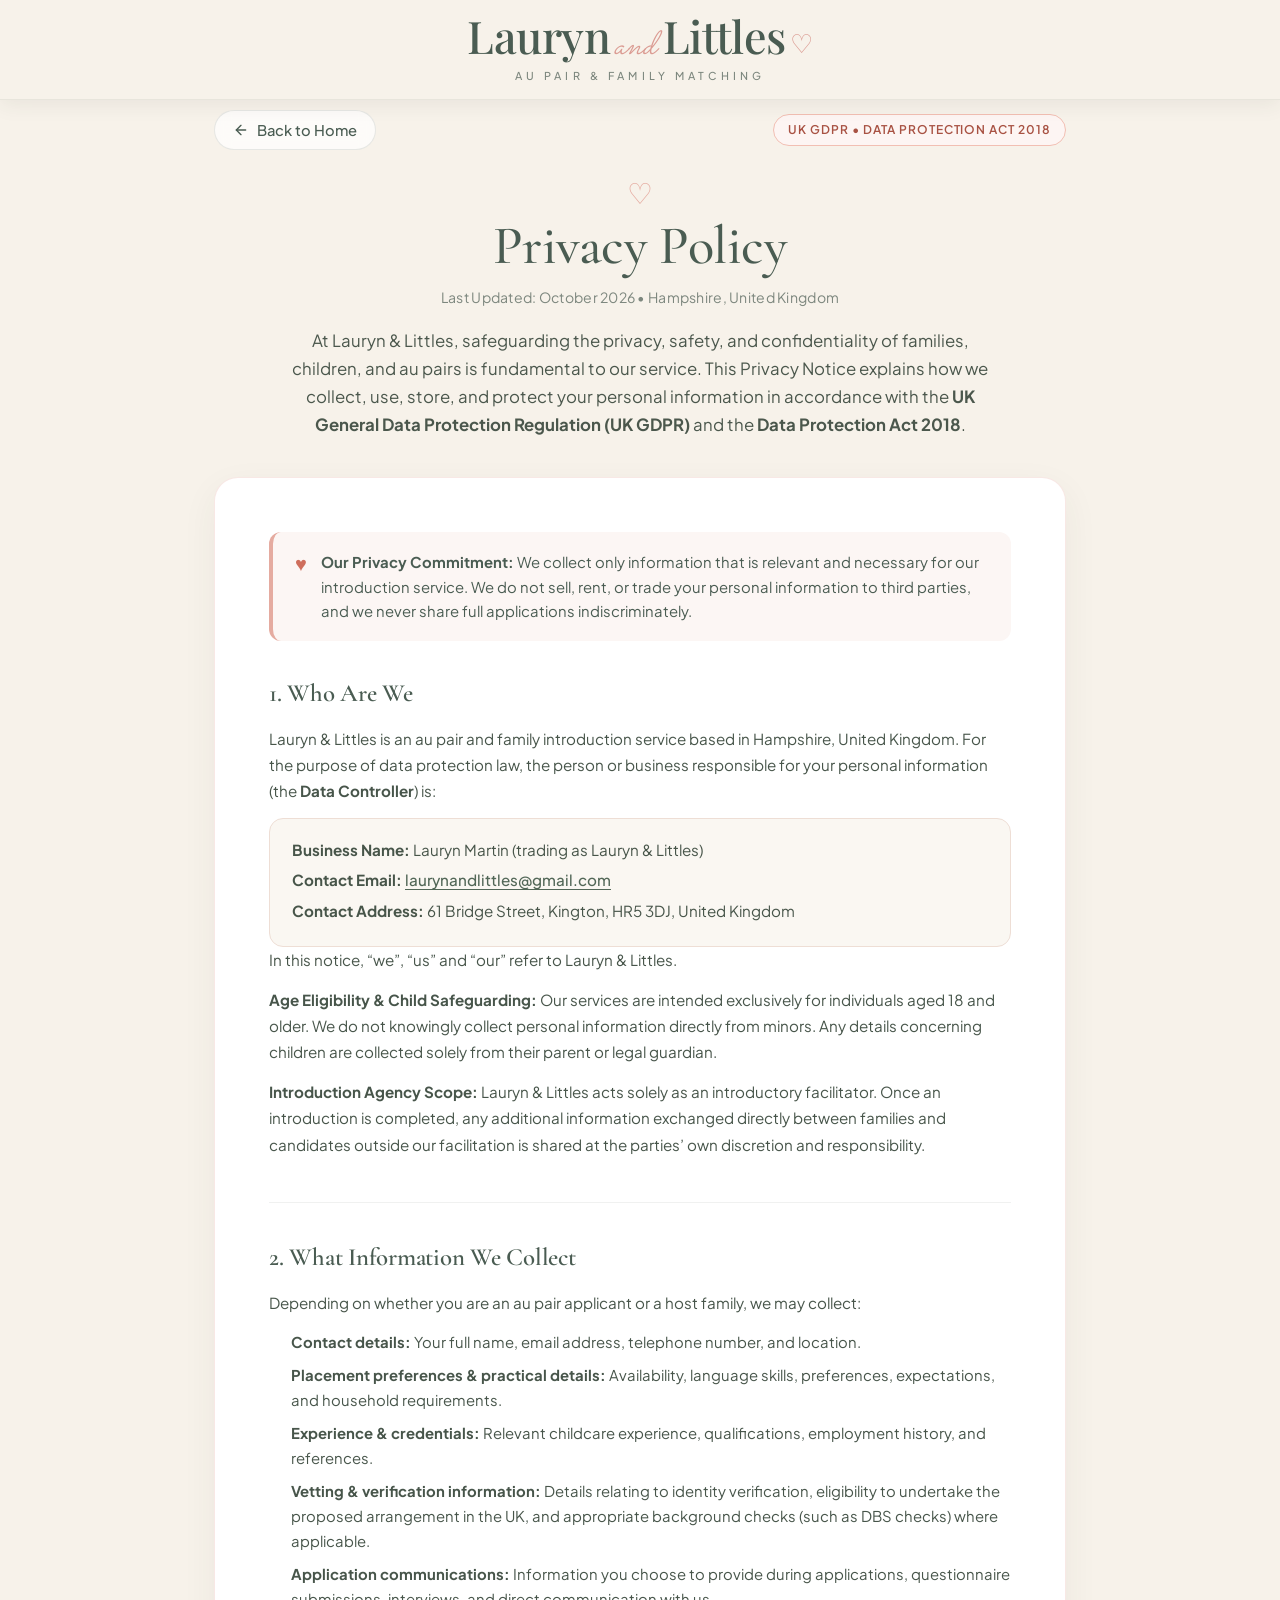
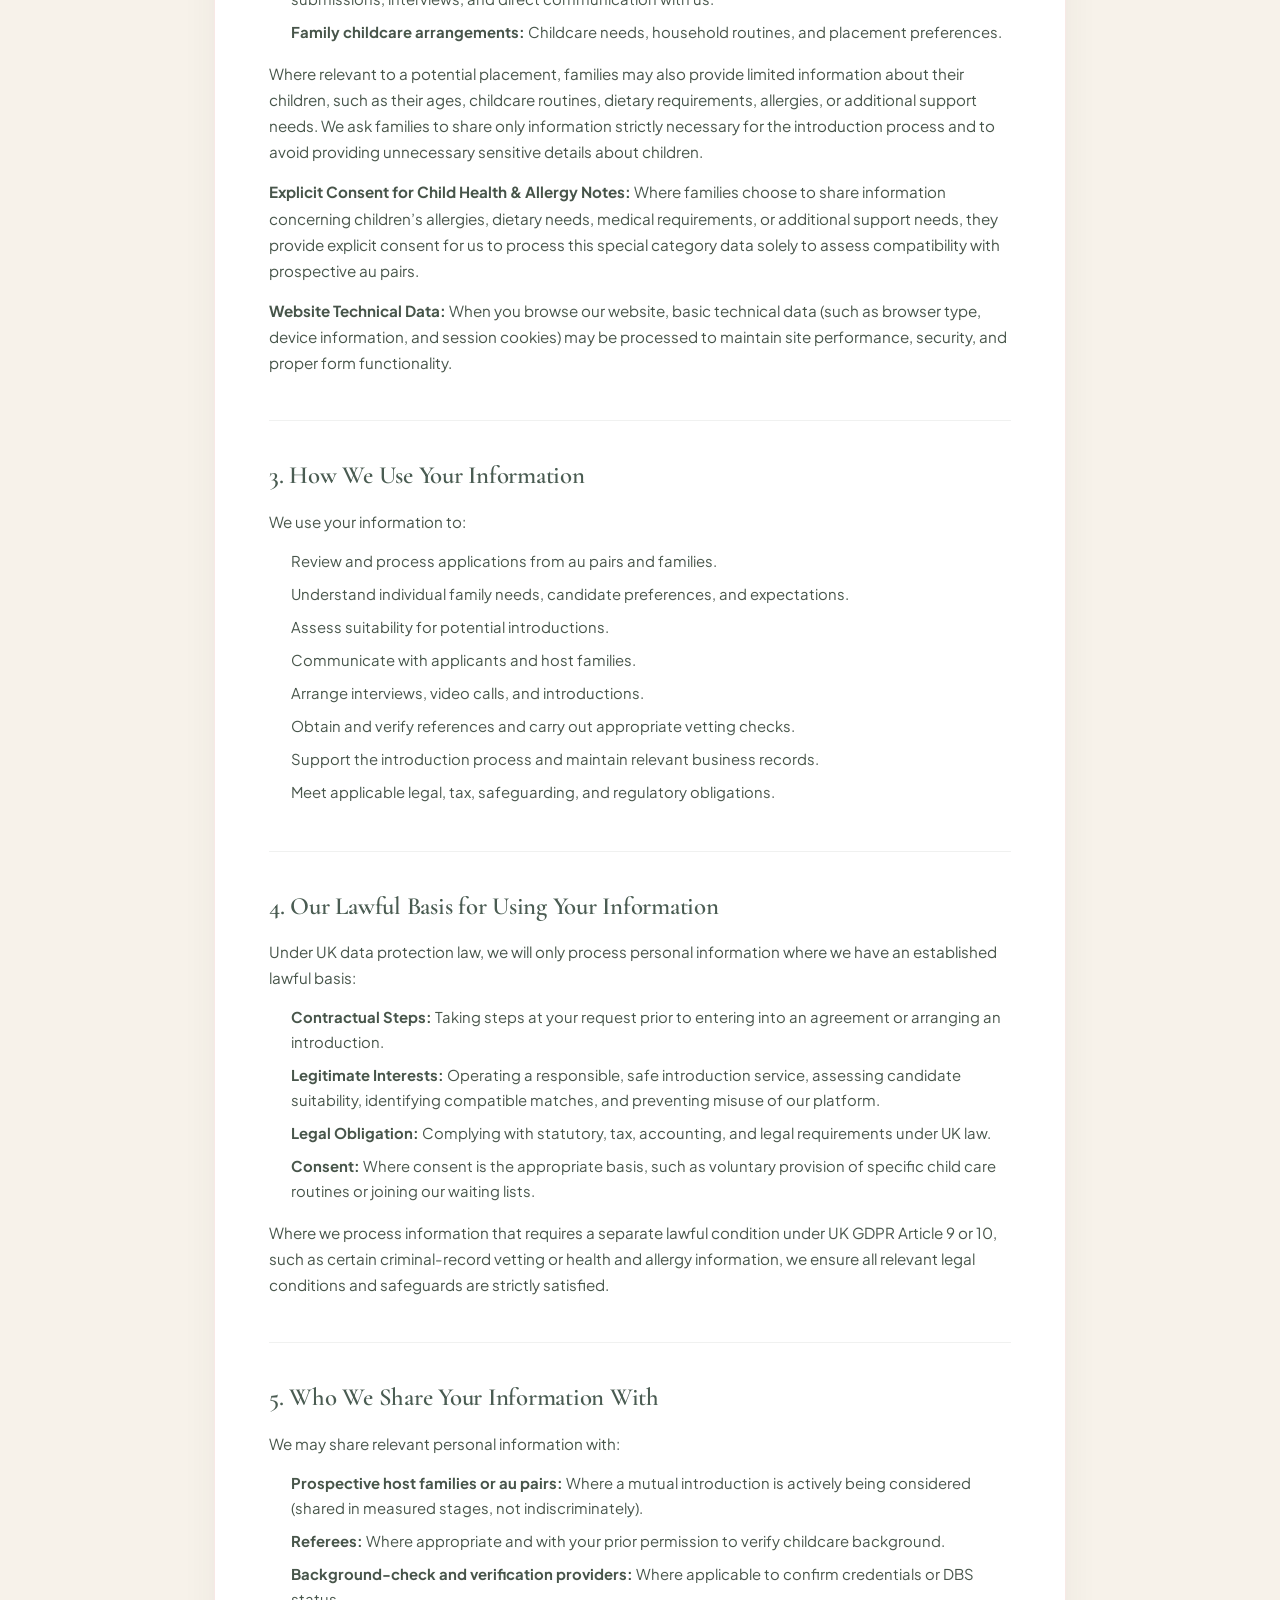
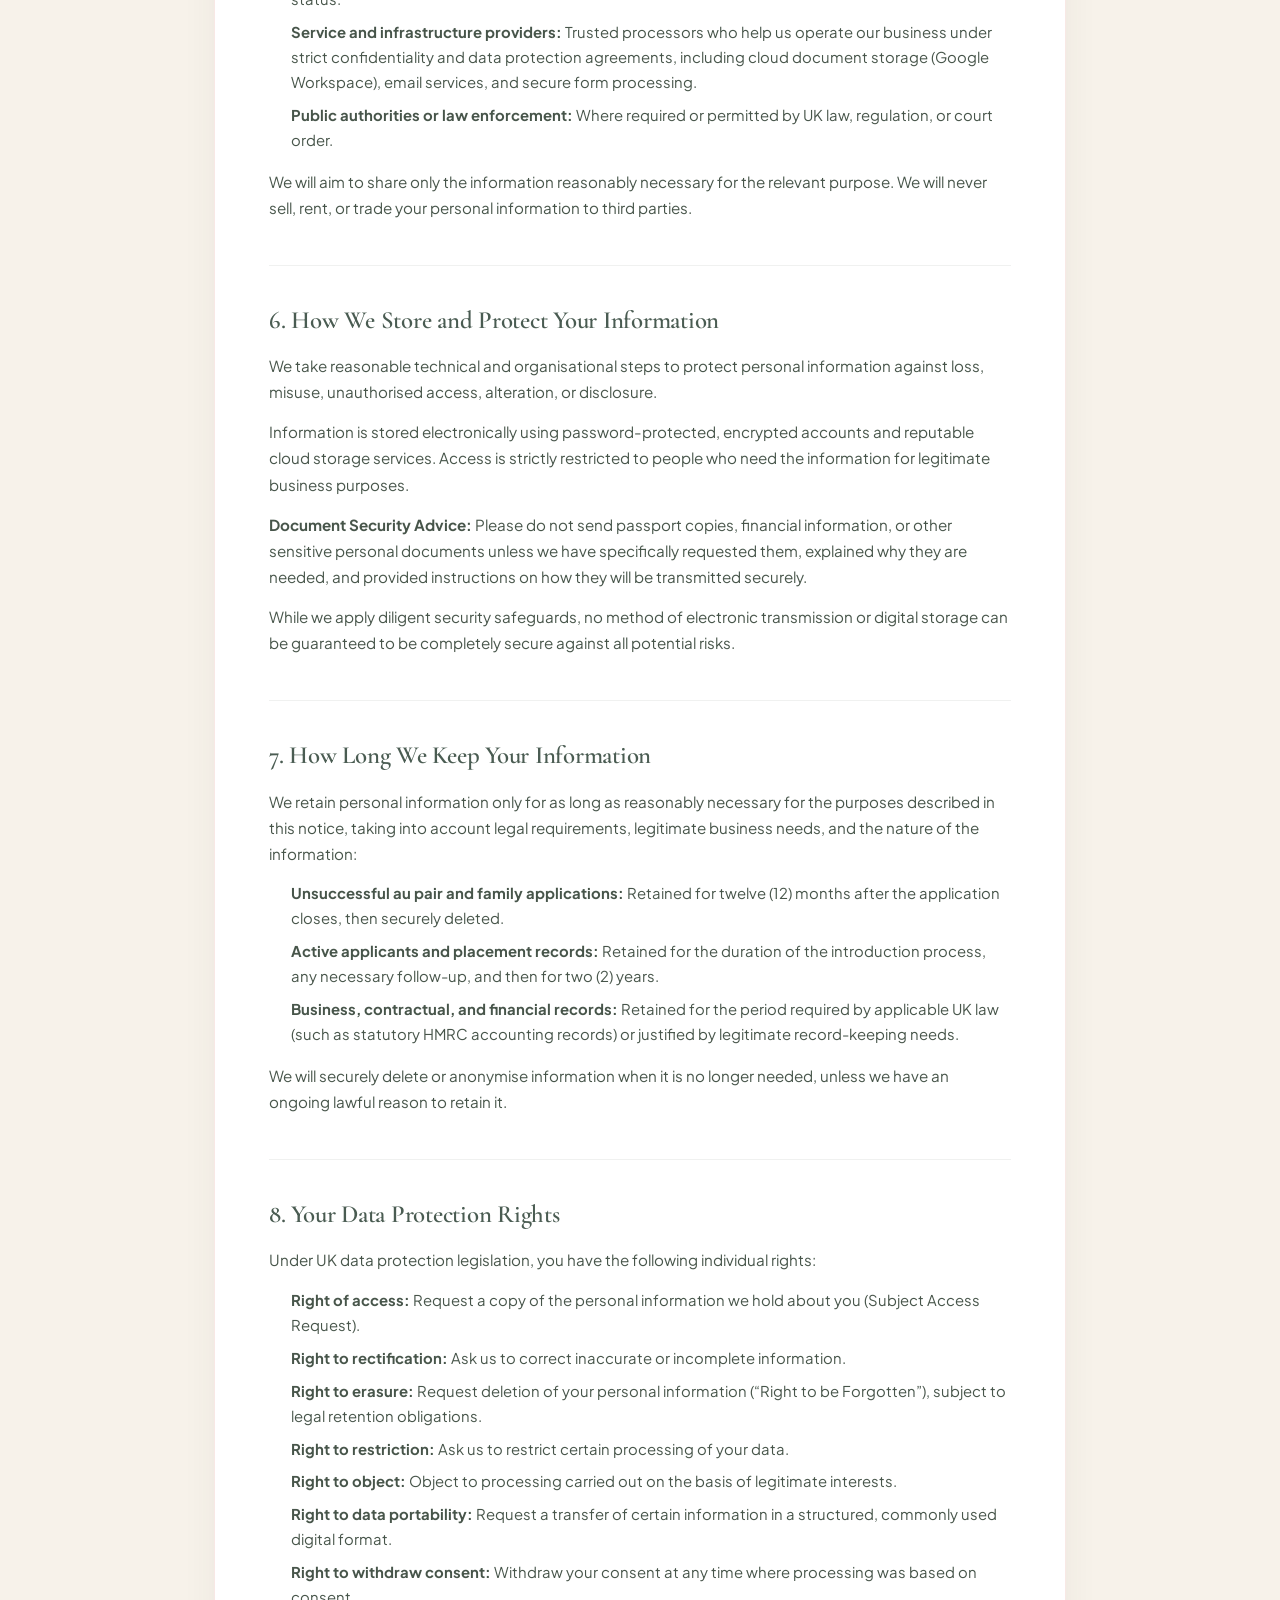
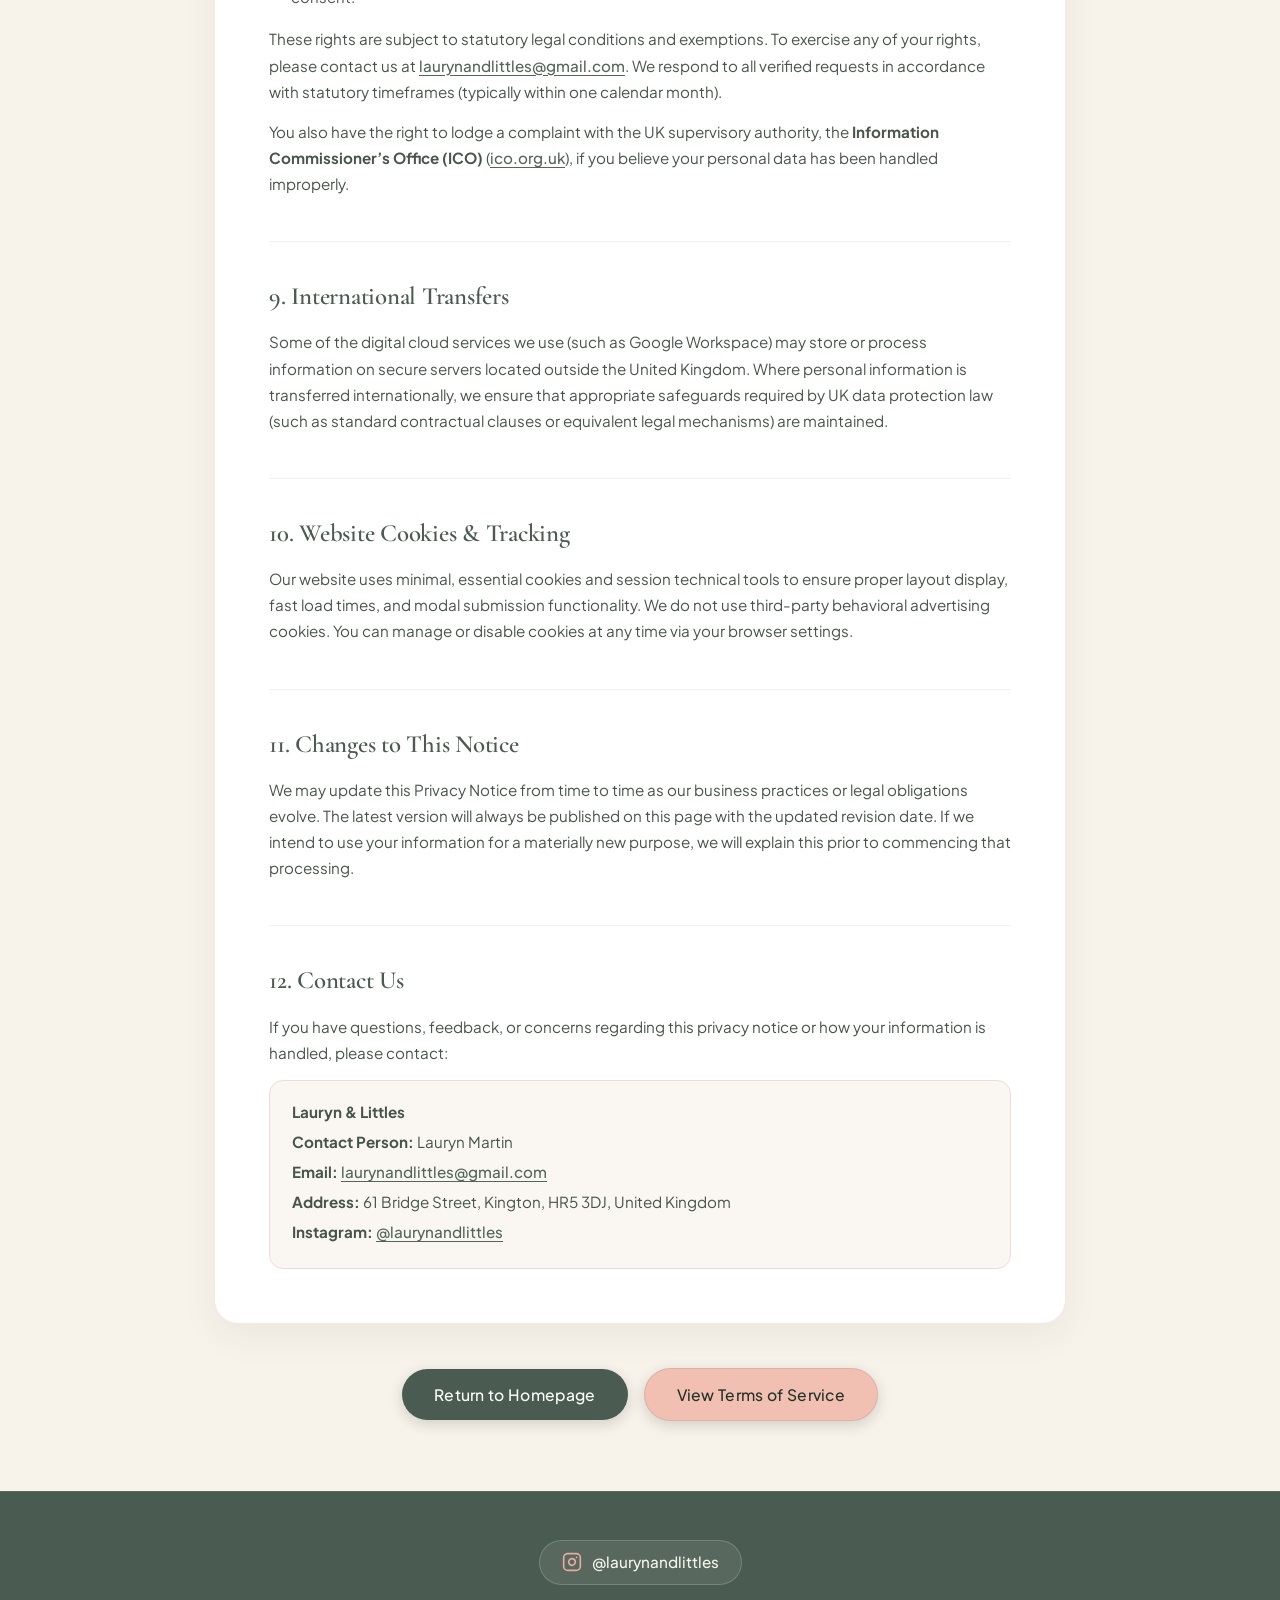
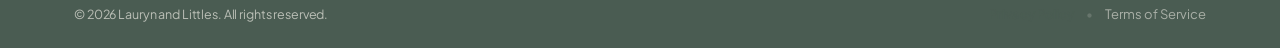
<file: privacy.html>
<!DOCTYPE html>
<html lang="en">
<head>
  <meta charset="UTF-8">
  <meta name="viewport" content="width=device-width, initial-scale=1.0">
  <title>Privacy Policy | Lauryn and Littles</title>
  <meta name="description" content="Privacy Policy for Lauryn and Littles. Learn how we collect, protect, and handle personal data in accordance with the UK GDPR and Data Protection Act 2018.">

  <!-- Favicon -->
  <link rel="icon" href="data:image/svg+xml,<svg xmlns='http://www.w3.org/2000/svg' viewBox='0 0 24 24' fill='%23e5aba0'><path d='M12 21.35l-1.45-1.32C5.4 15.36 2 12.28 2 8.5 2 5.42 4.42 3 7.5 3c1.74 0 3.41.81 4.5 2.09C13.09 3.81 14.76 3 16.5 3 19.58 3 22 5.42 22 8.5c0 3.78-3.4 6.86-8.55 11.54L12 21.35z'/></svg>">

  <!-- Google Fonts -->
  <link rel="preconnect" href="https://fonts.googleapis.com">
  <link rel="preconnect" href="https://fonts.gstatic.com" crossorigin>
  <link href="https://fonts.googleapis.com/css2?family=Alex+Brush&family=Allison&family=Cormorant+Garamond:ital,wght@0,300;0,400;0,500;0,600;1,400&family=Ms+Madi&family=Playfair+Display:ital,wght@0,400;0,500;0,600;1,400&family=Plus+Jakarta+Sans:wght@400;500;600&family=Sacramento&display=swap" rel="stylesheet">

  <link rel="stylesheet" href="css/style.css?v=10.0">
</head>
<body class="legal-page-body">
  <!-- Sticky Header -->
  <header class="site-header scrolled" id="site-header">
    <nav class="header-navbar" aria-label="Brand Navigation">
      <div class="header-container">
        <a href="index.html" class="brand-logo" aria-label="Lauryn and Littles Home">
          <div class="brand-name">
            <span class="logo-serif">Lauryn</span>
            <span class="logo-script">and</span>
            <span class="logo-serif">Littles</span>
            <span class="logo-heart" aria-hidden="true">&#9825;</span>
          </div>
          <div class="brand-subtitle">AU PAIR &amp; FAMILY MATCHING</div>
        </a>
      </div>
    </nav>
  </header>

  <!-- Legal Content -->
  <main class="legal-page-main">
    <div class="legal-page-wrapper">

      <!-- Back Navigation & Header -->
      <div class="legal-nav-bar">
        <a href="index.html" class="legal-back-btn">
          <svg viewBox="0 0 24 24" width="16" height="16" fill="none" stroke="currentColor" stroke-width="2" stroke-linecap="round" stroke-linejoin="round">
            <line x1="19" y1="12" x2="5" y2="12"></line>
            <polyline points="12 19 5 12 12 5"></polyline>
          </svg>
          Back to Home
        </a>
        <span class="legal-badge">UK GDPR &bull; Data Protection Act 2018</span>
      </div>

      <header class="legal-header-hero">
        <div class="legal-heart-accent">&#9825;</div>
        <h1 class="legal-title">Privacy Policy</h1>
        <p class="legal-updated">Last Updated: October 2026 &bull; Hampshire, United Kingdom</p>
        <p class="legal-intro">
          At Lauryn &amp; Littles, safeguarding the privacy, safety, and confidentiality of families, children, and au pairs is fundamental to our service. This Privacy Notice explains how we collect, use, store, and protect your personal information in accordance with the <strong>UK General Data Protection Regulation (UK GDPR)</strong> and the <strong>Data Protection Act 2018</strong>.
        </p>
      </header>

      <!-- Legal Body Content Container -->
      <article class="legal-card">

        <div class="legal-callout">
          <div class="callout-icon">&#9829;</div>
          <div class="callout-text">
            <strong>Our Privacy Commitment:</strong> We collect only information that is relevant and necessary for our introduction service. We do not sell, rent, or trade your personal information to third parties, and we never share full applications indiscriminately.
          </div>
        </div>

        <section class="legal-section">
          <h2>1. Who Are We</h2>
          <p>
            Lauryn &amp; Littles is an au pair and family introduction service based in Hampshire, United Kingdom. For the purpose of data protection law, the person or business responsible for your personal information (the <strong>Data Controller</strong>) is:
          </p>
          <div class="legal-contact-box">
            <p><strong>Business Name:</strong> Lauryn Martin (trading as Lauryn &amp; Littles)</p>
            <p><strong>Contact Email:</strong> <a href="mailto:laurynandlittles@gmail.com" class="legal-link">laurynandlittles@gmail.com</a></p>
            <p><strong>Contact Address:</strong> 61 Bridge Street, Kington, HR5 3DJ, United Kingdom</p>
          </div>
          <p>In this notice, &ldquo;we&rdquo;, &ldquo;us&rdquo; and &ldquo;our&rdquo; refer to Lauryn &amp; Littles.</p>
          <p>
            <strong>Age Eligibility &amp; Child Safeguarding:</strong> Our services are intended exclusively for individuals aged 18 and older. We do not knowingly collect personal information directly from minors. Any details concerning children are collected solely from their parent or legal guardian.
          </p>
          <p>
            <strong>Introduction Agency Scope:</strong> Lauryn &amp; Littles acts solely as an introductory facilitator. Once an introduction is completed, any additional information exchanged directly between families and candidates outside our facilitation is shared at the parties&rsquo; own discretion and responsibility.
          </p>
        </section>

        <section class="legal-section">
          <h2>2. What Information We Collect</h2>
          <p>Depending on whether you are an au pair applicant or a host family, we may collect:</p>
          <ul>
            <li><strong>Contact details:</strong> Your full name, email address, telephone number, and location.</li>
            <li><strong>Placement preferences &amp; practical details:</strong> Availability, language skills, preferences, expectations, and household requirements.</li>
            <li><strong>Experience &amp; credentials:</strong> Relevant childcare experience, qualifications, employment history, and references.</li>
            <li><strong>Vetting &amp; verification information:</strong> Details relating to identity verification, eligibility to undertake the proposed arrangement in the UK, and appropriate background checks (such as DBS checks) where applicable.</li>
            <li><strong>Application communications:</strong> Information you choose to provide during applications, questionnaire submissions, interviews, and direct communication with us.</li>
            <li><strong>Family childcare arrangements:</strong> Childcare needs, household routines, and placement preferences.</li>
          </ul>
          <p>
            Where relevant to a potential placement, families may also provide limited information about their children, such as their ages, childcare routines, dietary requirements, allergies, or additional support needs. We ask families to share only information strictly necessary for the introduction process and to avoid providing unnecessary sensitive details about children.
          </p>
          <p>
            <strong>Explicit Consent for Child Health &amp; Allergy Notes:</strong> Where families choose to share information concerning children&rsquo;s allergies, dietary needs, medical requirements, or additional support needs, they provide explicit consent for us to process this special category data solely to assess compatibility with prospective au pairs.
          </p>
          <p>
            <strong>Website Technical Data:</strong> When you browse our website, basic technical data (such as browser type, device information, and session cookies) may be processed to maintain site performance, security, and proper form functionality.
          </p>
        </section>

        <section class="legal-section">
          <h2>3. How We Use Your Information</h2>
          <p>We use your information to:</p>
          <ul>
            <li>Review and process applications from au pairs and families.</li>
            <li>Understand individual family needs, candidate preferences, and expectations.</li>
            <li>Assess suitability for potential introductions.</li>
            <li>Communicate with applicants and host families.</li>
            <li>Arrange interviews, video calls, and introductions.</li>
            <li>Obtain and verify references and carry out appropriate vetting checks.</li>
            <li>Support the introduction process and maintain relevant business records.</li>
            <li>Meet applicable legal, tax, safeguarding, and regulatory obligations.</li>
          </ul>
        </section>

        <section class="legal-section">
          <h2>4. Our Lawful Basis for Using Your Information</h2>
          <p>
            Under UK data protection law, we will only process personal information where we have an established lawful basis:
          </p>
          <ul>
            <li><strong>Contractual Steps:</strong> Taking steps at your request prior to entering into an agreement or arranging an introduction.</li>
            <li><strong>Legitimate Interests:</strong> Operating a responsible, safe introduction service, assessing candidate suitability, identifying compatible matches, and preventing misuse of our platform.</li>
            <li><strong>Legal Obligation:</strong> Complying with statutory, tax, accounting, and legal requirements under UK law.</li>
            <li><strong>Consent:</strong> Where consent is the appropriate basis, such as voluntary provision of specific child care routines or joining our waiting lists.</li>
          </ul>
          <p>
            Where we process information that requires a separate lawful condition under UK GDPR Article 9 or 10, such as certain criminal-record vetting or health and allergy information, we ensure all relevant legal conditions and safeguards are strictly satisfied.
          </p>
        </section>

        <section class="legal-section">
          <h2>5. Who We Share Your Information With</h2>
          <p>We may share relevant personal information with:</p>
          <ul>
            <li><strong>Prospective host families or au pairs:</strong> Where a mutual introduction is actively being considered (shared in measured stages, not indiscriminately).</li>
            <li><strong>Referees:</strong> Where appropriate and with your prior permission to verify childcare background.</li>
            <li><strong>Background-check and verification providers:</strong> Where applicable to confirm credentials or DBS status.</li>
            <li><strong>Service and infrastructure providers:</strong> Trusted processors who help us operate our business under strict confidentiality and data protection agreements, including cloud document storage (Google Workspace), email services, and secure form processing.</li>
            <li><strong>Public authorities or law enforcement:</strong> Where required or permitted by UK law, regulation, or court order.</li>
          </ul>
          <p>
            We will aim to share only the information reasonably necessary for the relevant purpose. We will never sell, rent, or trade your personal information to third parties.
          </p>
        </section>

        <section class="legal-section">
          <h2>6. How We Store and Protect Your Information</h2>
          <p>
            We take reasonable technical and organisational steps to protect personal information against loss, misuse, unauthorised access, alteration, or disclosure.
          </p>
          <p>
            Information is stored electronically using password-protected, encrypted accounts and reputable cloud storage services. Access is strictly restricted to people who need the information for legitimate business purposes.
          </p>
          <p>
            <strong>Document Security Advice:</strong> Please do not send passport copies, financial information, or other sensitive personal documents unless we have specifically requested them, explained why they are needed, and provided instructions on how they will be transmitted securely.
          </p>
          <p>
            While we apply diligent security safeguards, no method of electronic transmission or digital storage can be guaranteed to be completely secure against all potential risks.
          </p>
        </section>

        <section class="legal-section">
          <h2>7. How Long We Keep Your Information</h2>
          <p>
            We retain personal information only for as long as reasonably necessary for the purposes described in this notice, taking into account legal requirements, legitimate business needs, and the nature of the information:
          </p>
          <ul>
            <li><strong>Unsuccessful au pair and family applications:</strong> Retained for twelve (12) months after the application closes, then securely deleted.</li>
            <li><strong>Active applicants and placement records:</strong> Retained for the duration of the introduction process, any necessary follow-up, and then for two (2) years.</li>
            <li><strong>Business, contractual, and financial records:</strong> Retained for the period required by applicable UK law (such as statutory HMRC accounting records) or justified by legitimate record-keeping needs.</li>
          </ul>
          <p>
            We will securely delete or anonymise information when it is no longer needed, unless we have an ongoing lawful reason to retain it.
          </p>
        </section>

        <section class="legal-section">
          <h2>8. Your Data Protection Rights</h2>
          <p>Under UK data protection legislation, you have the following individual rights:</p>
          <ul>
            <li><strong>Right of access:</strong> Request a copy of the personal information we hold about you (Subject Access Request).</li>
            <li><strong>Right to rectification:</strong> Ask us to correct inaccurate or incomplete information.</li>
            <li><strong>Right to erasure:</strong> Request deletion of your personal information (&ldquo;Right to be Forgotten&rdquo;), subject to legal retention obligations.</li>
            <li><strong>Right to restriction:</strong> Ask us to restrict certain processing of your data.</li>
            <li><strong>Right to object:</strong> Object to processing carried out on the basis of legitimate interests.</li>
            <li><strong>Right to data portability:</strong> Request a transfer of certain information in a structured, commonly used digital format.</li>
            <li><strong>Right to withdraw consent:</strong> Withdraw your consent at any time where processing was based on consent.</li>
          </ul>
          <p>
            These rights are subject to statutory legal conditions and exemptions. To exercise any of your rights, please contact us at <a href="mailto:laurynandlittles@gmail.com" class="legal-link">laurynandlittles@gmail.com</a>. We respond to all verified requests in accordance with statutory timeframes (typically within one calendar month).
          </p>
          <p>
            You also have the right to lodge a complaint with the UK supervisory authority, the <strong>Information Commissioner&rsquo;s Office (ICO)</strong> (<a href="https://ico.org.uk" target="_blank" rel="noopener noreferrer" class="legal-link">ico.org.uk</a>), if you believe your personal data has been handled improperly.
          </p>
        </section>

        <section class="legal-section">
          <h2>9. International Transfers</h2>
          <p>
            Some of the digital cloud services we use (such as Google Workspace) may store or process information on secure servers located outside the United Kingdom. Where personal information is transferred internationally, we ensure that appropriate safeguards required by UK data protection law (such as standard contractual clauses or equivalent legal mechanisms) are maintained.
          </p>
        </section>

        <section class="legal-section">
          <h2>10. Website Cookies &amp; Tracking</h2>
          <p>
            Our website uses minimal, essential cookies and session technical tools to ensure proper layout display, fast load times, and modal submission functionality. We do not use third-party behavioral advertising cookies. You can manage or disable cookies at any time via your browser settings.
          </p>
        </section>

        <section class="legal-section">
          <h2>11. Changes to This Notice</h2>
          <p>
            We may update this Privacy Notice from time to time as our business practices or legal obligations evolve. The latest version will always be published on this page with the updated revision date. If we intend to use your information for a materially new purpose, we will explain this prior to commencing that processing.
          </p>
        </section>

        <section class="legal-section">
          <h2>12. Contact Us</h2>
          <p>
            If you have questions, feedback, or concerns regarding this privacy notice or how your information is handled, please contact:
          </p>
          <div class="legal-contact-box">
            <p><strong>Lauryn &amp; Littles</strong></p>
            <p><strong>Contact Person:</strong> Lauryn Martin</p>
            <p><strong>Email:</strong> <a href="mailto:laurynandlittles@gmail.com" class="legal-link">laurynandlittles@gmail.com</a></p>
            <p><strong>Address:</strong> 61 Bridge Street, Kington, HR5 3DJ, United Kingdom</p>
            <p><strong>Instagram:</strong> <a href="https://www.instagram.com/laurynandlittles/" target="_blank" rel="noopener noreferrer" class="legal-link">@laurynandlittles</a></p>
          </div>
        </section>

      </article>

      <div class="legal-bottom-actions">
        <a href="index.html" class="btn-hero-primary legal-return-btn">Return to Homepage</a>
        <a href="terms.html" class="btn-hero-secondary legal-alt-btn">View Terms of Service</a>
      </div>

    </div>
  </main>

  <!-- Footer -->
  <footer class="site-footer">
    <div class="footer-container">
      <div class="footer-top">
        <div class="footer-social-wrap">
          <a href="https://www.instagram.com/laurynandlittles/" target="_blank" rel="noopener noreferrer" class="instagram-btn" aria-label="Follow Lauryn &amp; Littles on Instagram">
            <svg class="instagram-icon" viewBox="0 0 24 24" fill="none" stroke="currentColor" stroke-width="2" stroke-linecap="round" stroke-linejoin="round">
              <rect x="2" y="2" width="20" height="20" rx="5" ry="5"></rect>
              <path d="M16 11.37A4 4 0 1 1 12.63 8 4 4 0 0 1 16 11.37z"></path>
              <line x1="17.5" y1="6.5" x2="17.51" y2="6.5"></line>
            </svg>
            <span>@laurynandlittles</span>
          </a>
        </div>
      </div>

      <div class="footer-bottom">
        <div class="footer-copyright">
          &copy; 2026 Lauryn and Littles. All rights reserved.
        </div>
        <div class="footer-legal">
          <a href="privacy.html" class="active-legal-link">Privacy Policy</a>
          <span class="sep">&bull;</span>
          <a href="terms.html">Terms of Service</a>
        </div>
      </div>
    </div>
  </footer>

  <!-- Scroll to Top Floating Button -->
  <button type="button" class="scroll-to-top-btn" id="scroll-to-top-btn" aria-label="Scroll back to top" title="Scroll to top">
    <svg viewBox="0 0 24 24" width="20" height="20" fill="none" stroke="currentColor" stroke-width="2.2" stroke-linecap="round" stroke-linejoin="round">
      <polyline points="18 15 12 9 6 15"></polyline>
    </svg>
  </button>

  <script src="js/main.js"></script>
</body>
</html>
</file>
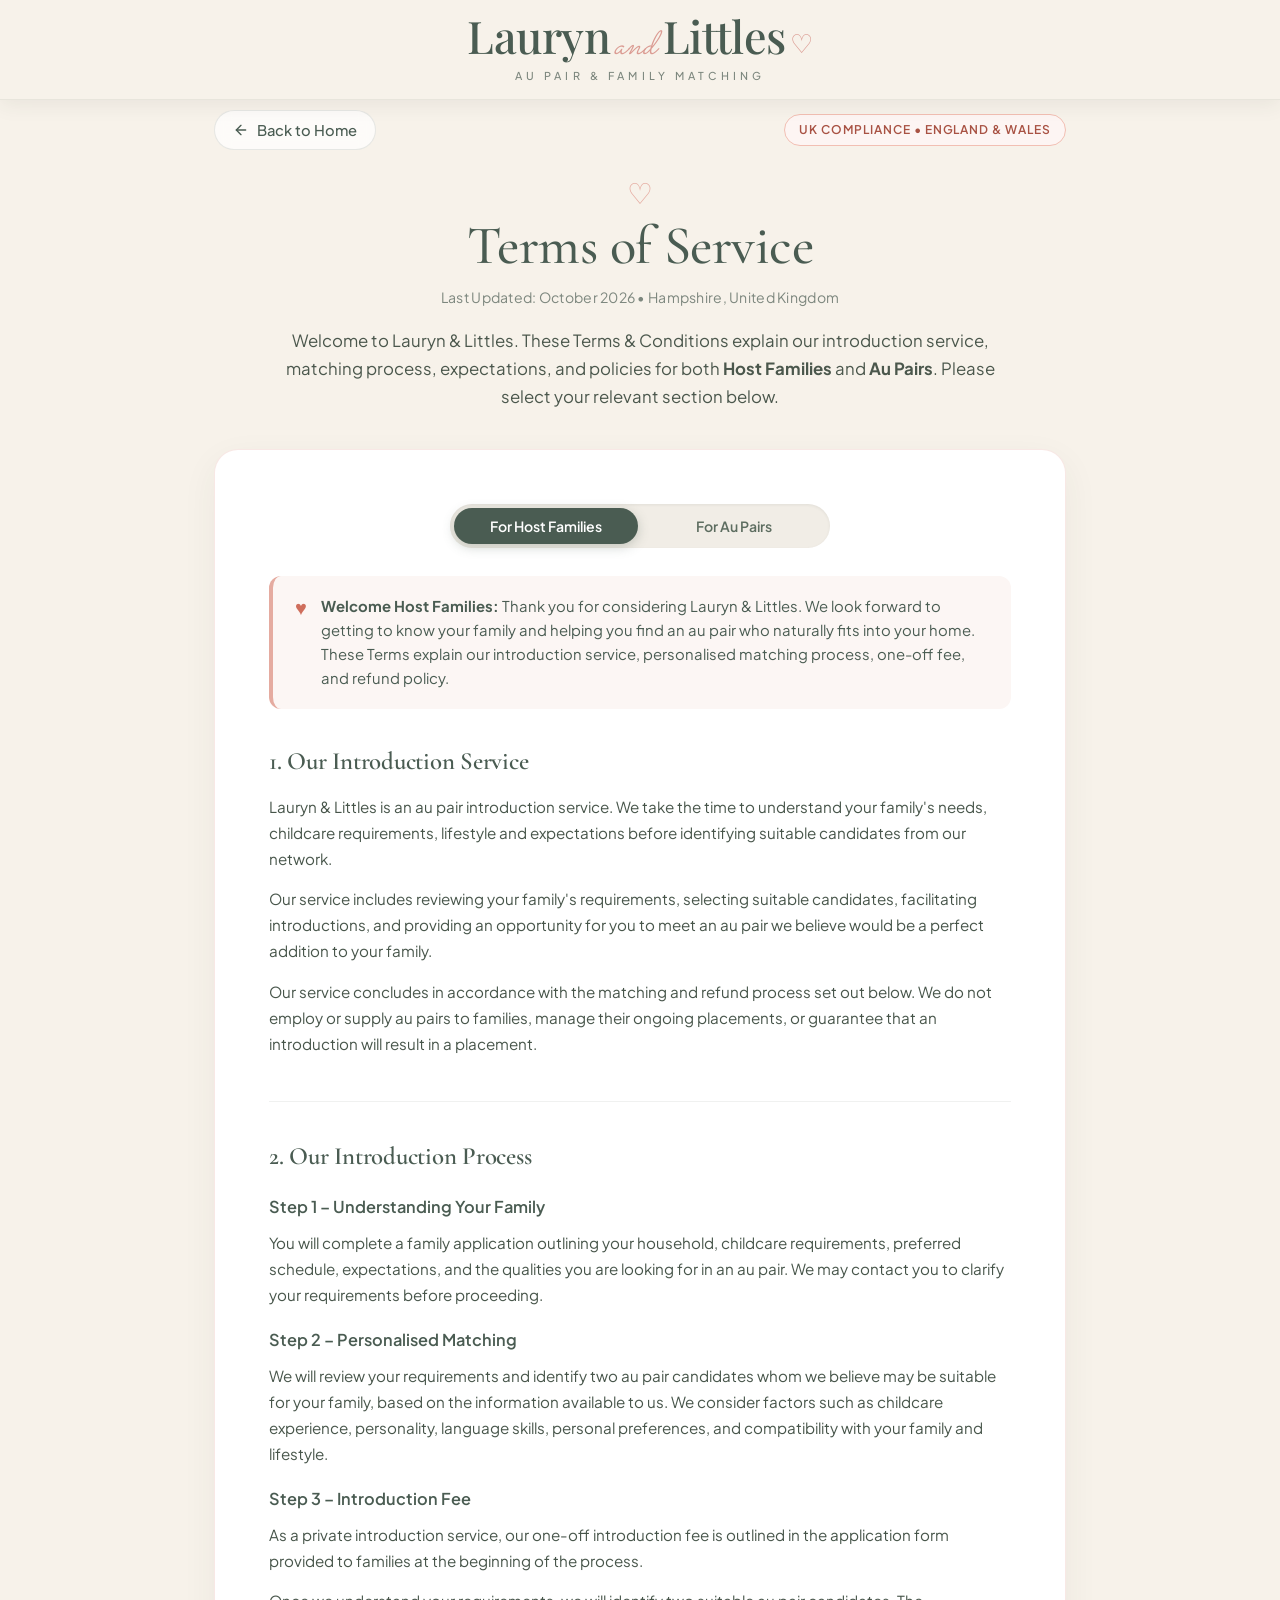
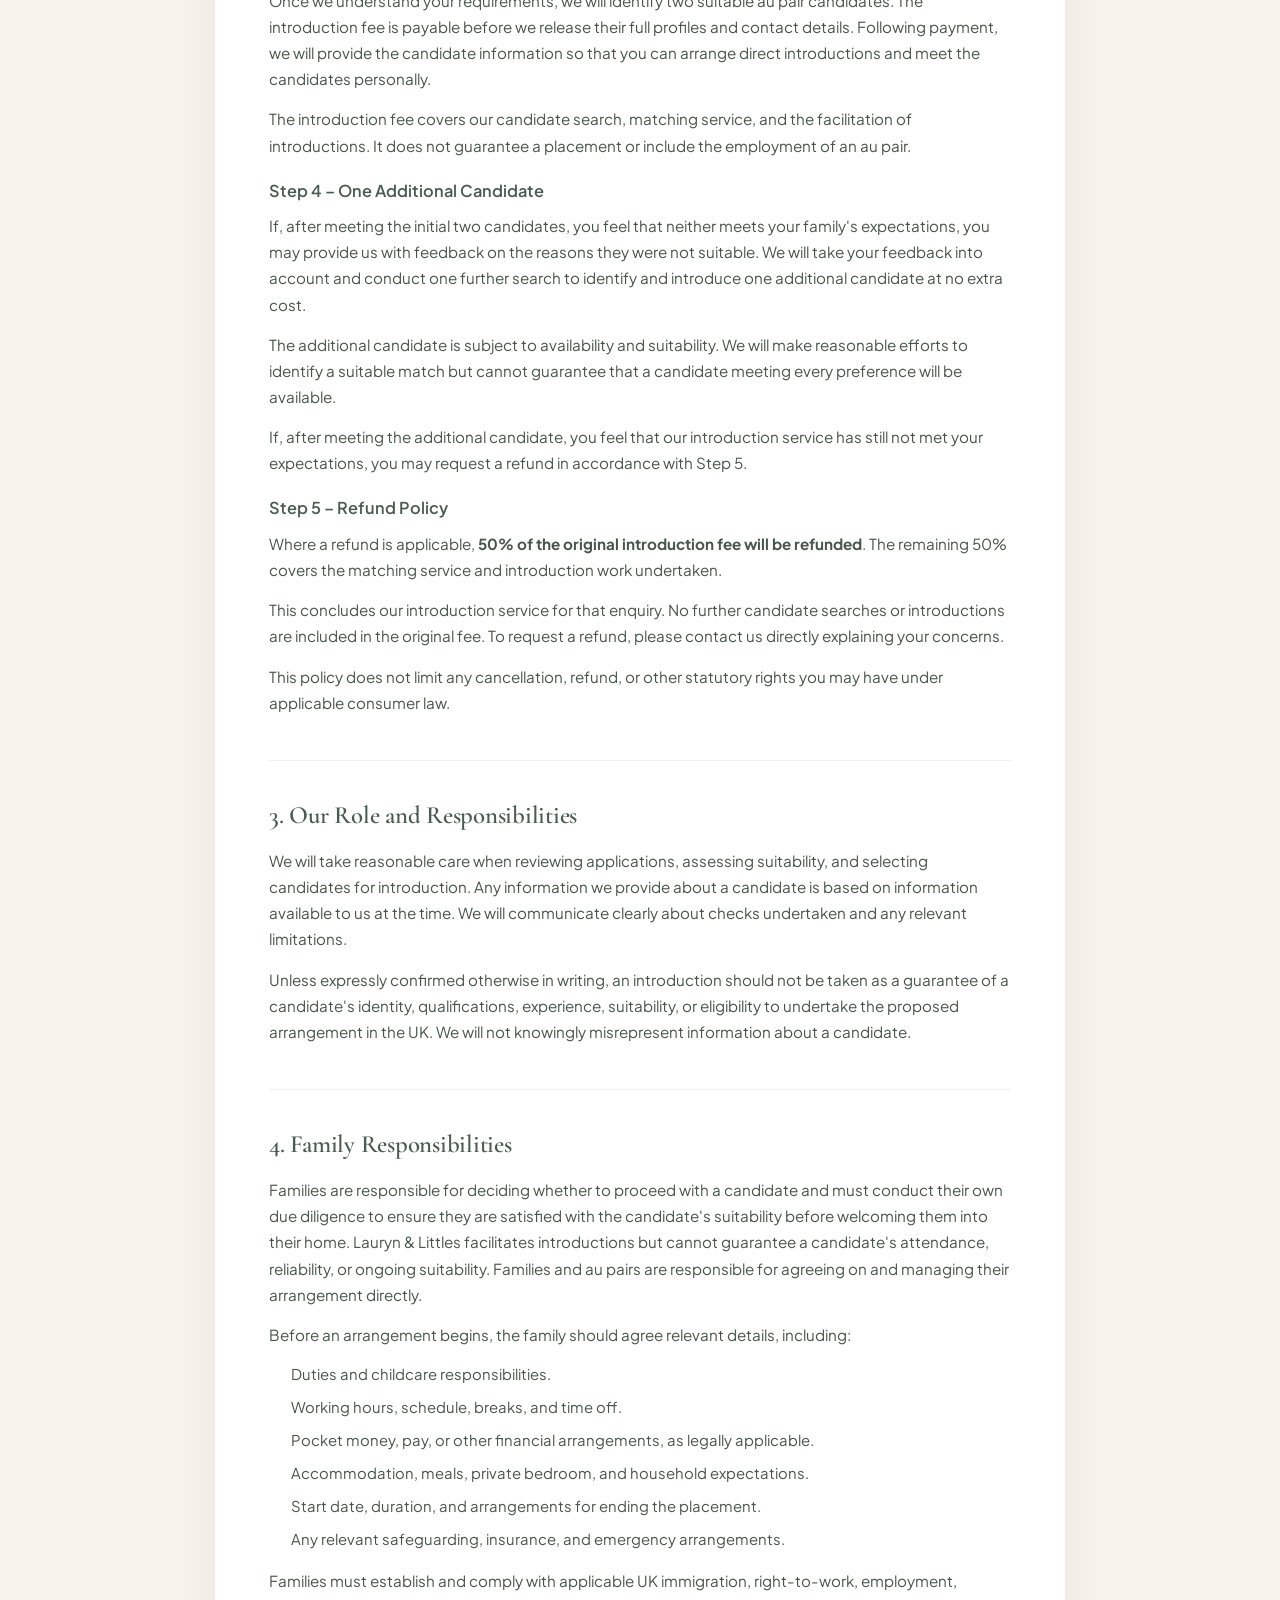
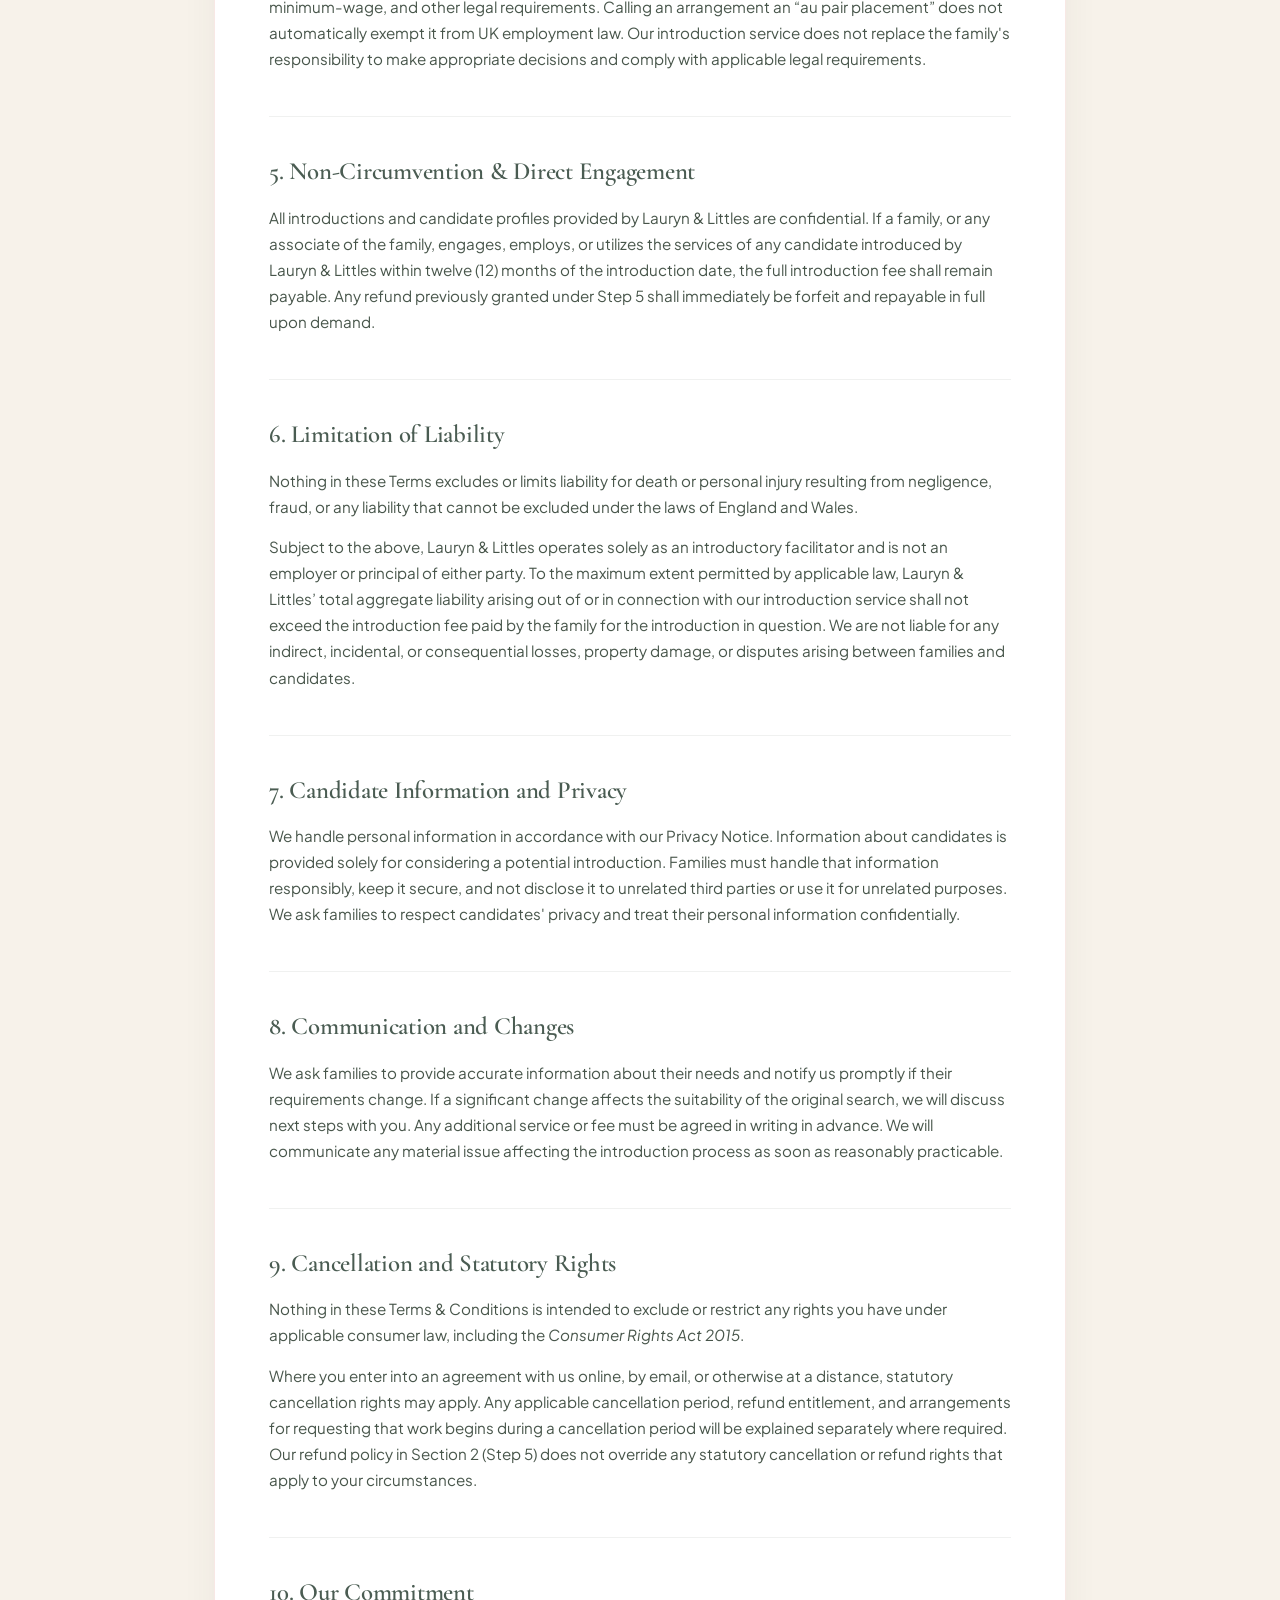
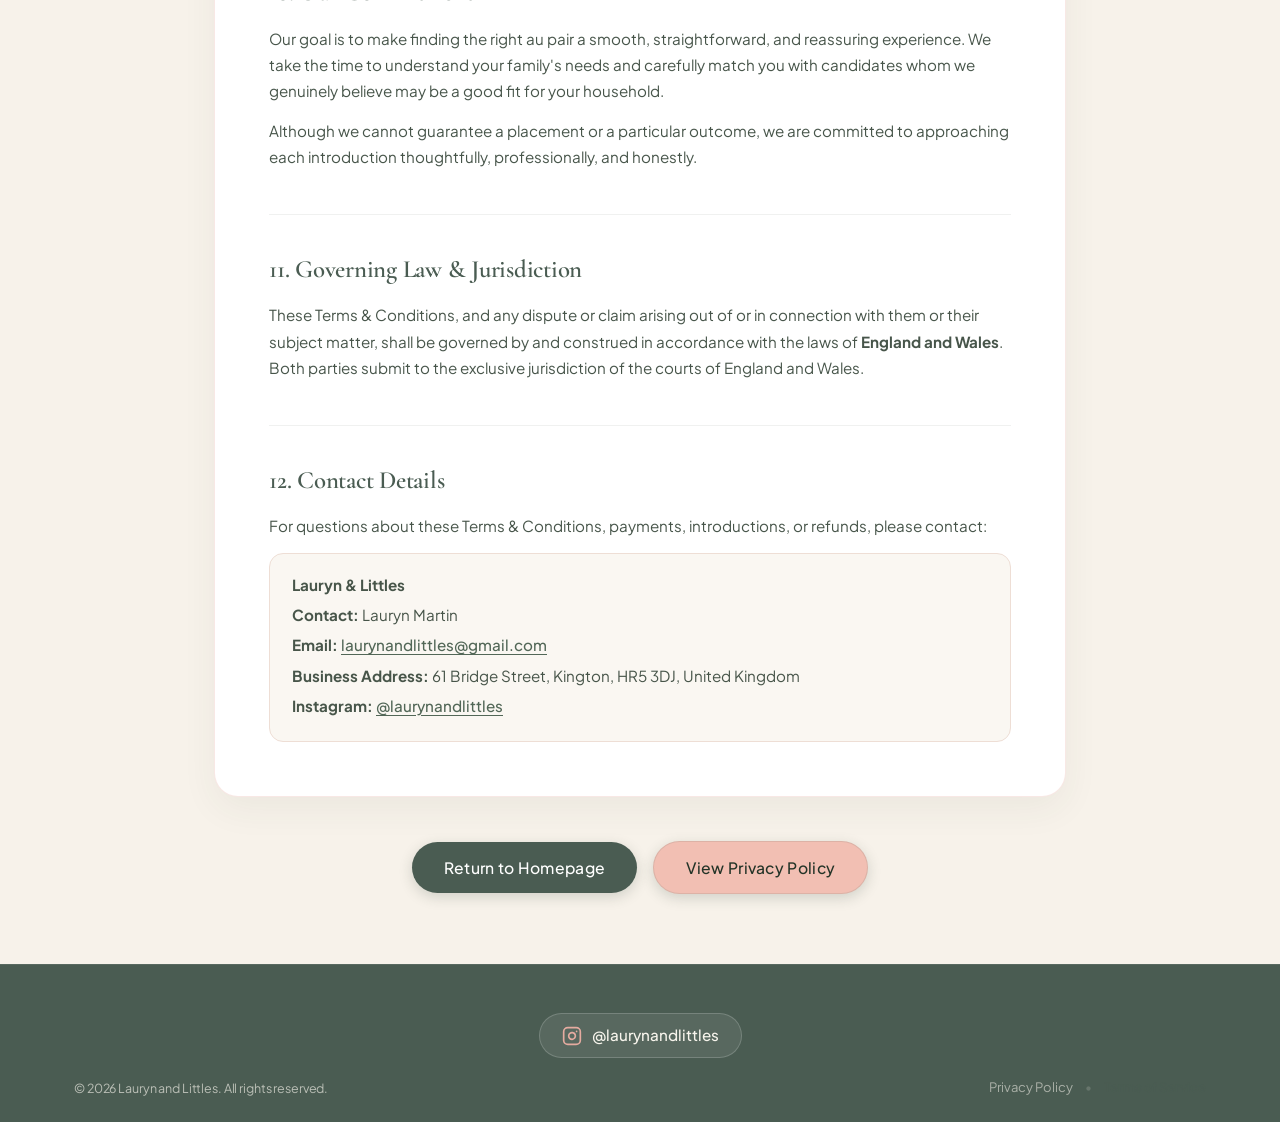
<file: terms.html>
<!DOCTYPE html>
<html lang="en">
<head>
  <meta charset="UTF-8">
  <meta name="viewport" content="width=device-width, initial-scale=1.0">
  <title>Terms of Service | Lauryn and Littles</title>
  <meta name="description" content="Terms of Service for Lauryn and Littles. Governs our au pair and family introduction service across Hampshire and the United Kingdom.">

  <!-- Favicon -->
  <link rel="icon" href="data:image/svg+xml,<svg xmlns='http://www.w3.org/2000/svg' viewBox='0 0 24 24' fill='%23e5aba0'><path d='M12 21.35l-1.45-1.32C5.4 15.36 2 12.28 2 8.5 2 5.42 4.42 3 7.5 3c1.74 0 3.41.81 4.5 2.09C13.09 3.81 14.76 3 16.5 3 19.58 3 22 5.42 22 8.5c0 3.78-3.4 6.86-8.55 11.54L12 21.35z'/></svg>">

  <!-- Google Fonts -->
  <link rel="preconnect" href="https://fonts.googleapis.com">
  <link rel="preconnect" href="https://fonts.gstatic.com" crossorigin>
  <link href="https://fonts.googleapis.com/css2?family=Alex+Brush&family=Allison&family=Cormorant+Garamond:ital,wght@0,300;0,400;0,500;0,600;1,400&family=Ms+Madi&family=Playfair+Display:ital,wght@0,400;0,500;0,600;1,400&family=Plus+Jakarta+Sans:wght@400;500;600&family=Sacramento&display=swap" rel="stylesheet">

  <link rel="stylesheet" href="css/style.css?v=10.0">
</head>
<body class="legal-page-body">
  <!-- Sticky Header -->
  <header class="site-header scrolled" id="site-header">
    <nav class="header-navbar" aria-label="Brand Navigation">
      <div class="header-container">
        <a href="index.html" class="brand-logo" aria-label="Lauryn and Littles Home">
          <div class="brand-name">
            <span class="logo-serif">Lauryn</span>
            <span class="logo-script">and</span>
            <span class="logo-serif">Littles</span>
            <span class="logo-heart" aria-hidden="true">&#9825;</span>
          </div>
          <div class="brand-subtitle">AU PAIR &amp; FAMILY MATCHING</div>
        </a>
      </div>
    </nav>
  </header>

  <!-- Legal Content -->
  <main class="legal-page-main">
    <div class="legal-page-wrapper">

      <!-- Back Navigation & Header -->
      <div class="legal-nav-bar">
        <a href="index.html" class="legal-back-btn">
          <svg viewBox="0 0 24 24" width="16" height="16" fill="none" stroke="currentColor" stroke-width="2" stroke-linecap="round" stroke-linejoin="round">
            <line x1="19" y1="12" x2="5" y2="12"></line>
            <polyline points="12 19 5 12 12 5"></polyline>
          </svg>
          Back to Home
        </a>
        <span class="legal-badge">UK Compliance &bull; England &amp; Wales</span>
      </div>

      <header class="legal-header-hero">
        <div class="legal-heart-accent">&#9825;</div>
        <h1 class="legal-title">Terms of Service</h1>
        <p class="legal-updated">Last Updated: October 2026 &bull; Hampshire, United Kingdom</p>
        <p class="legal-intro">
          Welcome to Lauryn &amp; Littles. These Terms &amp; Conditions explain our introduction service, matching process, expectations, and policies for both <strong>Host Families</strong> and <strong>Au Pairs</strong>. Please select your relevant section below.
        </p>
      </header>

      <!-- Legal Body Content Container -->
      <article class="legal-card">

        <!-- Role Switcher Tabs (For Host Families / For Au Pairs) -->
        <div class="terms-toggle-wrapper">
          <div class="terms-toggle-group" role="tablist" aria-label="Terms of Service Sections">
            <button type="button" class="terms-toggle-btn active" id="tab-family-btn" role="tab" aria-selected="true" aria-controls="terms-family-panel">
              For Host Families
            </button>
            <button type="button" class="terms-toggle-btn" id="tab-aupair-btn" role="tab" aria-selected="false" aria-controls="terms-aupair-panel">
              For Au Pairs
            </button>
          </div>
        </div>

        <!-- ===================================================================
             PANEL 1: FAMILY TERMS & CONDITIONS
             =================================================================== -->
        <div class="terms-tab-panel" id="terms-family-panel">

          <div class="legal-callout">
            <div class="callout-icon">&#9829;</div>
            <div class="callout-text">
              <strong>Welcome Host Families:</strong> Thank you for considering Lauryn &amp; Littles. We look forward to getting to know your family and helping you find an au pair who naturally fits into your home. These Terms explain our introduction service, personalised matching process, one-off fee, and refund policy.
            </div>
          </div>

          <section class="legal-section">
            <h2>1. Our Introduction Service</h2>
            <p>
              Lauryn &amp; Littles is an au pair introduction service. We take the time to understand your family's needs, childcare requirements, lifestyle and expectations before identifying suitable candidates from our network.
            </p>
            <p>
              Our service includes reviewing your family's requirements, selecting suitable candidates, facilitating introductions, and providing an opportunity for you to meet an au pair we believe would be a perfect addition to your family.
            </p>
            <p>
              Our service concludes in accordance with the matching and refund process set out below. We do not employ or supply au pairs to families, manage their ongoing placements, or guarantee that an introduction will result in a placement.
            </p>
          </section>

          <section class="legal-section">
            <h2>2. Our Introduction Process</h2>
            
            <h3>Step 1 &ndash; Understanding Your Family</h3>
            <p>
              You will complete a family application outlining your household, childcare requirements, preferred schedule, expectations, and the qualities you are looking for in an au pair. We may contact you to clarify your requirements before proceeding.
            </p>

            <h3>Step 2 &ndash; Personalised Matching</h3>
            <p>
              We will review your requirements and identify two au pair candidates whom we believe may be suitable for your family, based on the information available to us. We consider factors such as childcare experience, personality, language skills, personal preferences, and compatibility with your family and lifestyle.
            </p>

            <h3>Step 3 &ndash; Introduction Fee</h3>
            <p>
              As a private introduction service, our one-off introduction fee is outlined in the application form provided to families at the beginning of the process.
            </p>
            <p>
              Once we understand your requirements, we will identify two suitable au pair candidates. The introduction fee is payable before we release their full profiles and contact details. Following payment, we will provide the candidate information so that you can arrange direct introductions and meet the candidates personally.
            </p>
            <p>
              The introduction fee covers our candidate search, matching service, and the facilitation of introductions. It does not guarantee a placement or include the employment of an au pair.
            </p>

            <h3>Step 4 &ndash; One Additional Candidate</h3>
            <p>
              If, after meeting the initial two candidates, you feel that neither meets your family's expectations, you may provide us with feedback on the reasons they were not suitable. We will take your feedback into account and conduct one further search to identify and introduce one additional candidate at no extra cost.
            </p>
            <p>
              The additional candidate is subject to availability and suitability. We will make reasonable efforts to identify a suitable match but cannot guarantee that a candidate meeting every preference will be available.
            </p>
            <p>
              If, after meeting the additional candidate, you feel that our introduction service has still not met your expectations, you may request a refund in accordance with Step 5.
            </p>

            <h3>Step 5 &ndash; Refund Policy</h3>
            <p>
              Where a refund is applicable, <strong>50% of the original introduction fee will be refunded</strong>. The remaining 50% covers the matching service and introduction work undertaken.
            </p>
            <p>
              This concludes our introduction service for that enquiry. No further candidate searches or introductions are included in the original fee. To request a refund, please contact us directly explaining your concerns.
            </p>
            <p>
              This policy does not limit any cancellation, refund, or other statutory rights you may have under applicable consumer law.
            </p>
          </section>

          <section class="legal-section">
            <h2>3. Our Role and Responsibilities</h2>
            <p>
              We will take reasonable care when reviewing applications, assessing suitability, and selecting candidates for introduction. Any information we provide about a candidate is based on information available to us at the time. We will communicate clearly about checks undertaken and any relevant limitations.
            </p>
            <p>
              Unless expressly confirmed otherwise in writing, an introduction should not be taken as a guarantee of a candidate's identity, qualifications, experience, suitability, or eligibility to undertake the proposed arrangement in the UK. We will not knowingly misrepresent information about a candidate.
            </p>
          </section>

          <section class="legal-section">
            <h2>4. Family Responsibilities</h2>
            <p>
              Families are responsible for deciding whether to proceed with a candidate and must conduct their own due diligence to ensure they are satisfied with the candidate's suitability before welcoming them into their home. Lauryn &amp; Littles facilitates introductions but cannot guarantee a candidate's attendance, reliability, or ongoing suitability. Families and au pairs are responsible for agreeing on and managing their arrangement directly.
            </p>
            <p>Before an arrangement begins, the family should agree relevant details, including:</p>
            <ul>
              <li>Duties and childcare responsibilities.</li>
              <li>Working hours, schedule, breaks, and time off.</li>
              <li>Pocket money, pay, or other financial arrangements, as legally applicable.</li>
              <li>Accommodation, meals, private bedroom, and household expectations.</li>
              <li>Start date, duration, and arrangements for ending the placement.</li>
              <li>Any relevant safeguarding, insurance, and emergency arrangements.</li>
            </ul>
            <p>
              Families must establish and comply with applicable UK immigration, right-to-work, employment, minimum-wage, and other legal requirements. Calling an arrangement an &ldquo;au pair placement&rdquo; does not automatically exempt it from UK employment law. Our introduction service does not replace the family's responsibility to make appropriate decisions and comply with applicable legal requirements.
            </p>
          </section>

          <section class="legal-section">
            <h2>5. Non-Circumvention &amp; Direct Engagement</h2>
            <p>
              All introductions and candidate profiles provided by Lauryn &amp; Littles are confidential. If a family, or any associate of the family, engages, employs, or utilizes the services of any candidate introduced by Lauryn &amp; Littles within twelve (12) months of the introduction date, the full introduction fee shall remain payable. Any refund previously granted under Step 5 shall immediately be forfeit and repayable in full upon demand.
            </p>
          </section>

          <section class="legal-section">
            <h2>6. Limitation of Liability</h2>
            <p>
              Nothing in these Terms excludes or limits liability for death or personal injury resulting from negligence, fraud, or any liability that cannot be excluded under the laws of England and Wales.
            </p>
            <p>
              Subject to the above, Lauryn &amp; Littles operates solely as an introductory facilitator and is not an employer or principal of either party. To the maximum extent permitted by applicable law, Lauryn &amp; Littles&rsquo; total aggregate liability arising out of or in connection with our introduction service shall not exceed the introduction fee paid by the family for the introduction in question. We are not liable for any indirect, incidental, or consequential losses, property damage, or disputes arising between families and candidates.
            </p>
          </section>

          <section class="legal-section">
            <h2>7. Candidate Information and Privacy</h2>
            <p>
              We handle personal information in accordance with our Privacy Notice. Information about candidates is provided solely for considering a potential introduction. Families must handle that information responsibly, keep it secure, and not disclose it to unrelated third parties or use it for unrelated purposes. We ask families to respect candidates' privacy and treat their personal information confidentially.
            </p>
          </section>

          <section class="legal-section">
            <h2>8. Communication and Changes</h2>
            <p>
              We ask families to provide accurate information about their needs and notify us promptly if their requirements change. If a significant change affects the suitability of the original search, we will discuss next steps with you. Any additional service or fee must be agreed in writing in advance. We will communicate any material issue affecting the introduction process as soon as reasonably practicable.
            </p>
          </section>

          <section class="legal-section">
            <h2>9. Cancellation and Statutory Rights</h2>
            <p>
              Nothing in these Terms &amp; Conditions is intended to exclude or restrict any rights you have under applicable consumer law, including the <em>Consumer Rights Act 2015</em>.
            </p>
            <p>
              Where you enter into an agreement with us online, by email, or otherwise at a distance, statutory cancellation rights may apply. Any applicable cancellation period, refund entitlement, and arrangements for requesting that work begins during a cancellation period will be explained separately where required. Our refund policy in Section 2 (Step 5) does not override any statutory cancellation or refund rights that apply to your circumstances.
            </p>
          </section>

          <section class="legal-section">
            <h2>10. Our Commitment</h2>
            <p>
              Our goal is to make finding the right au pair a smooth, straightforward, and reassuring experience. We take the time to understand your family's needs and carefully match you with candidates whom we genuinely believe may be a good fit for your household.
            </p>
            <p>
              Although we cannot guarantee a placement or a particular outcome, we are committed to approaching each introduction thoughtfully, professionally, and honestly.
            </p>
          </section>

          <section class="legal-section">
            <h2>11. Governing Law &amp; Jurisdiction</h2>
            <p>
              These Terms &amp; Conditions, and any dispute or claim arising out of or in connection with them or their subject matter, shall be governed by and construed in accordance with the laws of <strong>England and Wales</strong>. Both parties submit to the exclusive jurisdiction of the courts of England and Wales.
            </p>
          </section>

          <section class="legal-section">
            <h2>12. Contact Details</h2>
            <p>For questions about these Terms &amp; Conditions, payments, introductions, or refunds, please contact:</p>
            <div class="legal-contact-box">
              <p><strong>Lauryn &amp; Littles</strong></p>
              <p><strong>Contact:</strong> Lauryn Martin</p>
              <p><strong>Email:</strong> <a href="mailto:laurynandlittles@gmail.com" class="legal-link">laurynandlittles@gmail.com</a></p>
              <p><strong>Business Address:</strong> 61 Bridge Street, Kington, HR5 3DJ, United Kingdom</p>
              <p><strong>Instagram:</strong> <a href="https://www.instagram.com/laurynandlittles/" target="_blank" rel="noopener noreferrer" class="legal-link">@laurynandlittles</a></p>
            </div>
          </section>

        </div>

        <!-- ===================================================================
             PANEL 2: AU PAIR TERMS & CONDITIONS
             =================================================================== -->
        <div class="terms-tab-panel" id="terms-aupair-panel" style="display: none;">

          <div class="legal-callout">
            <div class="callout-icon">&#9829;</div>
            <div class="callout-text">
              <strong>Welcome Au Pairs &amp; Candidates:</strong> Thank you for your interest in Lauryn &amp; Littles. Our aim is to help au pairs find host families where they feel welcomed, valued, and well-suited. Our introduction service is <strong>completely free for au pairs</strong>.
            </div>
          </div>

          <section class="legal-section">
            <h2>1. Our Introduction Service</h2>
            <p>
              Lauryn &amp; Littles is an au pair introduction service. We take the time to understand your childcare experience, personality, preferences, availability, and expectations before considering you for suitable family introductions.
            </p>
            <p>
              We aim to make thoughtful introductions based on mutual compatibility, rather than simply matching based on availability.
            </p>
          </section>

          <section class="legal-section">
            <h2>2. No Fees for Au Pairs (100% Free Service)</h2>
            <p>
              Our service is <strong>completely free for au pairs and candidates</strong>. In compliance with the <em>Employment Agencies Act 1973</em> and UK regulations, we do not charge you to apply, be considered for a family, or be introduced to a host family. We will never ask you to pay an introduction fee or deposit to access family opportunities.
            </p>
          </section>

          <section class="legal-section">
            <h2>3. Our Introduction Process</h2>
            
            <h3>Step 1 &ndash; Your Application</h3>
            <p>
              You complete our au pair application, providing honest and accurate information about yourself, your background, childcare experience, and what you are looking for in a host family.
            </p>

            <h3>Step 2 &ndash; Getting to Know You</h3>
            <p>
              We will arrange a video call to learn more about your personality, childcare experience, preferences, and expectations. We may also request references and relevant identity, background, or eligibility checks (such as police or DBS checks where applicable and legally permitted). We will explain what checks are required and any limitations.
            </p>

            <h3>Step 3 &ndash; Family Matching</h3>
            <p>
              If we believe you may be a suitable match for a family, we will discuss the opportunity with you before sharing your relevant profile with that family, in line with our Privacy Notice and applicable data protection requirements. We aim to make suitable introductions, but we cannot guarantee that you will be matched with a family or offered a position.
            </p>

            <h3>Step 4 &ndash; Meeting the Family</h3>
            <p>
              If both you and the family are interested, we will facilitate an introduction. You and the family can then speak directly, discuss your expectations, and decide whether you would be a good fit for one another.
            </p>
          </section>

          <section class="legal-section">
            <h2>4. Your Responsibilities</h2>
            <p>As an au pair candidate, you agree to:</p>
            <ul>
              <li><strong>Age Requirement:</strong> Confirm you are at least 18 years of age at the time of application.</li>
              <li><strong>Honesty &amp; Accuracy:</strong> Provide truthful, accurate information about your experience, qualifications, references, availability, and circumstances.</li>
              <li><strong>Prompt Updates:</strong> Let us know if your availability, travel plans, or preferences change.</li>
              <li><strong>Professionalism:</strong> Be respectful, courteous, and professional when communicating with us and host families.</li>
              <li><strong>Clarify Expectations:</strong> Ask questions and clarify expectations before agreeing to any placement.</li>
              <li><strong>UK Immigration &amp; Right to Work:</strong> Ensure you have the appropriate immigration permission, visa, and legal right to undertake the proposed arrangement in the United Kingdom.</li>
            </ul>
            <p>
              Before accepting a placement, make sure you understand and agree with the family on your duties, hours, time off, pocket money or pay where applicable, private accommodation, meals, start date, and how the arrangement may conclude.
            </p>
          </section>

          <section class="legal-section">
            <h2>5. Our Role and Responsibilities</h2>
            <p>
              We will take reasonable care when reviewing your application and considering potential family matches. We aim to communicate clearly and treat all applicants fairly, respectfully, and without discrimination.
            </p>
            <p>
              We act as an introduction service and do not employ you, guarantee a placement, or manage your ongoing arrangement with a host family. We cannot guarantee that every detail provided by a family or candidate will be independently verified. We will explain the checks we undertake and their limitations.
            </p>
            <p>
              <strong>Your Personal Freedom:</strong> You are completely free to decide whether to accept an introduction or placement. You should never feel pressured to proceed with a family if you feel uncomfortable.
            </p>
          </section>

          <section class="legal-section">
            <h2>6. Privacy and Personal Information</h2>
            <p>
              We handle your personal information in accordance with our Privacy Notice, which explains what information we collect, how we use it, when it may be shared, and how long it is retained.
            </p>
            <p>
              We will handle your information responsibly and only share relevant details with potential families in accordance with our stated privacy practices and applicable UK data protection laws. You can contact us at any time with questions about your personal information or ask to withdraw from our introduction service.
            </p>
          </section>

          <section class="legal-section">
            <h2>7. Ending or Withdrawing Your Application</h2>
            <p>
              You may withdraw your application or decide not to proceed with a family at any stage without penalty. We ask that you let us know so we can update our records. If you are already discussing a placement with a family, please communicate any decision not to proceed clearly and promptly as a professional courtesy.
            </p>
          </section>

          <section class="legal-section">
            <h2>8. Family Arrangements and Legal Requirements</h2>
            <p>
              Any placement is subject to your direct mutual agreement with the host family and applicable legal requirements. You and the family are responsible for clarifying the proposed arrangement before it begins.
            </p>
            <p>
              The term &ldquo;au pair&rdquo; does not automatically determine your legal employment status or remove any applicable rights or obligations. The actual arrangement and relevant UK law will determine what requirements apply.
            </p>
          </section>

          <section class="legal-section">
            <h2>9. Governing Law &amp; Jurisdiction</h2>
            <p>
              These Terms &amp; Conditions are governed by and construed in accordance with the laws of <strong>England and Wales</strong>, subject to the jurisdiction of the courts of England and Wales.
            </p>
          </section>

          <section class="legal-section">
            <h2>10. Contact Details</h2>
            <p>If you have any questions about these Terms, the application process, or introductions, please contact us:</p>
            <div class="legal-contact-box">
              <p><strong>Lauryn &amp; Littles</strong></p>
              <p><strong>Contact:</strong> Lauryn Martin</p>
              <p><strong>Email:</strong> <a href="mailto:laurynandlittles@gmail.com" class="legal-link">laurynandlittles@gmail.com</a></p>
              <p><strong>Address:</strong> 61 Bridge Street, Kington, HR5 3DJ, United Kingdom</p>
              <p><strong>Instagram:</strong> <a href="https://www.instagram.com/laurynandlittles/" target="_blank" rel="noopener noreferrer" class="legal-link">@laurynandlittles</a></p>
            </div>
          </section>

        </div>

      </article>

      <div class="legal-bottom-actions">
        <a href="index.html" class="btn-hero-primary legal-return-btn">Return to Homepage</a>
        <a href="privacy.html" class="btn-hero-secondary legal-alt-btn">View Privacy Policy</a>
      </div>

    </div>
  </main>

  <!-- Footer -->
  <footer class="site-footer">
    <div class="footer-container">
      <div class="footer-top">
        <div class="footer-social-wrap">
          <a href="https://www.instagram.com/laurynandlittles/" target="_blank" rel="noopener noreferrer" class="instagram-btn" aria-label="Follow Lauryn &amp; Littles on Instagram">
            <svg class="instagram-icon" viewBox="0 0 24 24" fill="none" stroke="currentColor" stroke-width="2" stroke-linecap="round" stroke-linejoin="round">
              <rect x="2" y="2" width="20" height="20" rx="5" ry="5"></rect>
              <path d="M16 11.37A4 4 0 1 1 12.63 8 4 4 0 0 1 16 11.37z"></path>
              <line x1="17.5" y1="6.5" x2="17.51" y2="6.5"></line>
            </svg>
            <span>@laurynandlittles</span>
          </a>
        </div>
      </div>

      <div class="footer-bottom">
        <div class="footer-copyright">
          &copy; 2026 Lauryn and Littles. All rights reserved.
        </div>
        <div class="footer-legal">
          <a href="privacy.html">Privacy Policy</a>
          <span class="sep">&bull;</span>
          <a href="terms.html" class="active-legal-link">Terms of Service</a>
        </div>
      </div>
    </div>
  </footer>

  <!-- Scroll to Top Floating Button -->
  <button type="button" class="scroll-to-top-btn" id="scroll-to-top-btn" aria-label="Scroll back to top" title="Scroll to top">
    <svg viewBox="0 0 24 24" width="20" height="20" fill="none" stroke="currentColor" stroke-width="2.2" stroke-linecap="round" stroke-linejoin="round">
      <polyline points="18 15 12 9 6 15"></polyline>
    </svg>
  </button>

  <script src="js/main.js"></script>
</body>
</html>
</file>
<file: css/style.css>
/* ==========================================================================
   Lauryn and Littles - Boutique Childcare Hero Page & Footer
   ========================================================================== */

@font-face {
  font-family: 'Brittany Signature';
  src: url('../fonts/BrittanySignature.otf') format('opentype'),
       url('../fonts/BrittanySignature.ttf') format('truetype');
  font-weight: 400;
  font-style: normal;
  font-display: swap;
}

:root {
  /* Exact Colors from Reference Design */
  --color-sage-deep: #4a5c52;
  --color-sage-btn: #526757;
  --color-sage-btn-hover: #405244;
  --color-sage-muted: #7d877e;

  --color-blush: #e5aba0;
  --color-blush-btn: #f1bdb0;
  --color-blush-btn-hover: #e8aca0;
  --color-blush-soft: #fcf4f2;
  --color-blush-border: #f4d0c9;

  --color-wall-portrait: #f7f2ea;
  --color-wall-landscape: #f7f2ea;
  --color-header-bg: rgba(247, 242, 234, 0.94);

  /* Typography */
  --font-serif: 'Cormorant Garamond', Georgia, serif;
  --font-headline-serif: 'Playfair Display', 'Cormorant Garamond', Georgia, serif;
  --font-script: 'Brittany Signature', 'Ms Madi', 'Allison', cursive;
  --font-sans: 'Plus Jakarta Sans', -apple-system, BlinkMacSystemFont, 'Segoe UI', Roboto, sans-serif;

  /* Shadows */
  --shadow-sm: 0 2px 8px rgba(50, 60, 52, 0.05);
  --shadow-lg: 0 16px 36px rgba(50, 60, 52, 0.12);
  --shadow-pill: 0 6px 18px rgba(82, 103, 87, 0.22);
  --shadow-blush-pill: 0 6px 18px rgba(241, 189, 176, 0.35);

  --transition-smooth: all 0.3s cubic-bezier(0.16, 1, 0.3, 1);
  --transition-fast: all 0.2s ease-in-out;
}

/* Reset */
*, *::before, *::after {
  box-sizing: border-box;
  margin: 0;
  padding: 0;
}

html, body {
  width: 100%;
  min-height: 100%;
  background-color: var(--color-wall-portrait);
  color: var(--color-sage-deep);
  font-family: var(--font-sans);
  line-height: 1.5;
  -webkit-font-smoothing: antialiased;
  -moz-osx-font-smoothing: grayscale;
}

/* Custom Boutique Scrollbar (Firefox, Chrome, Edge, Safari) */
html {
  scrollbar-width: thin;
  scrollbar-color: rgba(67, 85, 72, 0.32) transparent;
}

::-webkit-scrollbar {
  width: 8px;
  height: 8px;
}

::-webkit-scrollbar-track {
  background: transparent;
}

::-webkit-scrollbar-thumb {
  background-color: rgba(67, 85, 72, 0.28);
  border-radius: 9999px;
  border: 2px solid transparent;
  background-clip: padding-box;
  transition: background-color 0.25s ease;
}

::-webkit-scrollbar-thumb:hover {
  background-color: var(--color-sage-deep);
}

::-webkit-scrollbar-corner {
  background: transparent;
}

button {
  font-family: inherit;
  cursor: pointer;
  border: none;
  background: none;
  transition: var(--transition-smooth);
}

a {
  color: inherit;
  text-decoration: none;
  transition: var(--transition-fast);
}

ul {
  list-style: none;
}

/* ==========================================================================
   Header Navbar (Sticky, dedicated surface, no links/buttons)
   ========================================================================== */
.site-header {
  position: fixed;
  top: 0;
  left: 0;
  width: 100%;
  z-index: 100;
  background-color: transparent;
  backdrop-filter: none;
  -webkit-backdrop-filter: none;
  border-bottom: 1px solid transparent;
  box-shadow: none;
  transition: background-color 0.35s ease, border-color 0.35s ease, box-shadow 0.35s ease, backdrop-filter 0.35s ease, -webkit-backdrop-filter 0.35s ease;
}

.site-header.scrolled {
  background-color: rgba(247, 242, 234, 0.96);
  backdrop-filter: blur(14px);
  -webkit-backdrop-filter: blur(14px);
  border-bottom: 1px solid rgba(67, 85, 72, 0.08);
  box-shadow: 0 4px 20px rgba(50, 60, 52, 0.08);
}

.header-navbar {
  width: 100%;
}

.header-container {
  display: flex;
  align-items: center;
  justify-content: center;
  width: 100%;
  padding: 10px 16px;
}



/* Brand Logo (Centered on mobile by default) */
.brand-logo {
  display: flex;
  flex-direction: column;
  align-items: center;
  text-align: center;
  text-decoration: none;
}

.brand-name {
  display: inline-flex;
  align-items: baseline;
  justify-content: center;
  line-height: 1;
  white-space: nowrap;
}

/* "Lauryn" & "Littles" */
.logo-serif {
  font-family: 'Playfair Display', Georgia, serif;
  font-size: 1.85rem;
  font-weight: 500;
  color: #4a5c52; /* vintage deep slate / muted forest green */
  letter-spacing: -0.01em; /* slight tightening for high-fashion editorial look */
  line-height: 1;
  position: relative;
  z-index: 2;
}

/* "and" - Sacramento cursive in italic */
.logo-script {
  font-family: 'Sacramento', cursive;
  font-size: 1.50rem;
  font-weight: 400;
  font-style: italic;
  font-synthesis: style;
  transform: skewX(-11deg);
  transform-origin: left baseline;
  color: #db9c93;
  line-height: 1;
  display: inline-block;

  margin-left: 0.10em;
  margin-right: 0.18em;

  /* Sit on the shared baseline */
  position: relative;
  bottom: 0;
  z-index: 1;

  text-rendering: geometricPrecision;
  -webkit-font-smoothing: antialiased;
  -moz-osx-font-smoothing: grayscale;
  overflow: visible;
}

.logo-heart {
  font-size: 1.15rem;
  color: #db9c93;
  margin-left: 0.15em;
  position: relative;
  bottom: 0.05em;
  font-weight: 300;
}

.brand-subtitle {
  font-family: var(--font-sans);
  font-size: 0.54rem;
  font-weight: 500;
  letter-spacing: 0.3em;
  color: var(--color-sage-muted);
  text-transform: uppercase;
  margin-top: 2px;
  padding-left: 0;
  text-align: center;
}

/* ==========================================================================
   HERO SECTION
   Phone: Fullscreen display (100vh / 100dvh) with cover background
   Desktop: Full landscape cover with spacious content
   ========================================================================== */
.hero-section {
  position: relative;
  width: 100%;
  min-height: 101vh;
  min-height: 101dvh;
  height: 101vh;
  height: 101dvh;
  aspect-ratio: unset;
  display: flex;
  flex-direction: column;
  align-items: center;
  justify-content: flex-start;
  background-color: transparent;
  background-image: linear-gradient(
    180deg,
    rgba(247, 242, 234, 0.96) 0%,
    rgba(247, 242, 234, 0.96) 29%,
    rgba(247, 242, 234, 0.92) 34%,
    rgba(247, 242, 234, 0.70) 38%,
    rgba(247, 242, 234, 0.30) 41.5%,
    transparent 44%
  ), url('../images/1000054756.jpg');
  background-repeat: no-repeat;
  background-position: center 32%;
  background-size: cover;
  overflow: hidden;
}

.hero-wrapper {
  width: 100%;
  max-width: 1180px;
  margin: 0 auto;
  padding: clamp(90px, 14vh, 115px) 18px clamp(24px, 4vh, 40px) 18px;
  display: flex;
  flex-direction: column;
  align-items: center;
  position: relative;
  z-index: 2;
}

.hero-content {
  display: flex;
  flex-direction: column;
  align-items: center;
  text-align: center;
  max-width: 650px;
  margin: 0 auto;
}

/* Top Heart Icon Badge */
.hero-heart-badge {
  display: flex;
  align-items: center;
  justify-content: center;
  margin-bottom: 12px;
}

.heart-svg {
  width: 22px;
  height: 22px;
  color: var(--color-blush);
  filter: drop-shadow(0 1px 3px rgba(229, 171, 160, 0.25));
  animation: float-heart 3.5s ease-in-out infinite;
}

@keyframes float-heart {
  0%, 100% { transform: translateY(0); }
  50% { transform: translateY(-3px); }
}

/* Hero Headline */
.hero-headline {
  display: flex;
  flex-direction: column;
  align-items: center;
  justify-content: center;
  margin-bottom: clamp(22px, 4.5vh, 32px);
  color: #4a5c52;
  line-height: 1.12;
}

.script-line {
  font-family: 'Brittany Signature', var(--font-script);
  font-size: clamp(3.2rem, 9.6vw, 4.5rem);
  font-weight: 400;
  font-style: normal;
  color: #4a5c52;
  display: block;
  letter-spacing: normal;
  transform: none;
  margin-bottom: 18px;
  line-height: 1.2;



  /* Essential for connected cursive */
  text-rendering: optimizeLegibility;
  -webkit-font-smoothing: antialiased;
  -moz-osx-font-smoothing: grayscale;
  font-feature-settings: "liga" 1, "calt" 1, "kern" 1;
  font-variant-ligatures: common-ligatures contextual;

  /* Prevents ascenders/descenders from clipping */
  padding: 0.15em 0.25em;
  overflow: visible;
  white-space: nowrap;
}

.serif-line {
  font-family: var(--font-headline-serif);
  font-size: clamp(2.2rem, 6.6vw, 2.9rem);
  font-weight: 400;
  letter-spacing: -0.012em;
  color: #4a5c52;
  display: block;
  line-height: 1.16;



  text-rendering: optimizeLegibility;
  -webkit-font-smoothing: antialiased;
  font-feature-settings: "liga" 1, "kern" 1;
}

/* Hero Action Buttons */
.hero-buttons {
  display: flex;
  align-items: center;
  justify-content: center;
  gap: 14px;
  flex-wrap: wrap;
  margin-bottom: clamp(20px, 4vh, 28px);
}

/* Button 1: "Find a Sitter ->" */
.btn-hero-primary {
  display: inline-flex;
  align-items: center;
  justify-content: center;
  gap: 8px;
  background-color: #4a5c52;
  color: #ffffff;
  font-family: var(--font-sans);
  font-size: clamp(0.92rem, 2.7vw, 1.02rem);
  font-weight: 500;
  padding: 13px 28px;
  border-radius: 9999px;
  box-shadow: 0 4px 14px rgba(74, 92, 82, 0.25);
  letter-spacing: 0.02em;
  cursor: pointer;
  transition: var(--transition-smooth);
}

.btn-hero-primary:hover {
  background-color: #3d4e44;
  transform: translateY(-2px);
  box-shadow: 0 8px 22px rgba(74, 92, 82, 0.35);
}

.btn-hero-primary .btn-arrow {
  font-family: var(--font-sans);
  font-size: 1.05rem;
  font-weight: 500;
  line-height: 1;
  transition: transform 0.25s ease;
}

.btn-hero-primary:hover .btn-arrow {
  transform: translateX(4px);
}

/* Button Loading & Disabled State */
.btn-hero-primary:disabled,
.btn-hero-primary.is-loading {
  opacity: 0.78;
  cursor: not-allowed !important;
  transform: none !important;
  box-shadow: 0 4px 12px rgba(74, 92, 82, 0.2) !important;
  pointer-events: none;
}

.btn-spinner {
  display: inline-block;
  width: 16px;
  height: 16px;
  border: 2px solid rgba(255, 255, 255, 0.35);
  border-top-color: #ffffff;
  border-radius: 50%;
  animation: btnSpin 0.75s linear infinite;
  margin-right: 6px;
  flex-shrink: 0;
}

@keyframes btnSpin {
  to {
    transform: rotate(360deg);
  }
}

/* Button 2: "Find a Family ->" */
.btn-hero-secondary {
  display: inline-flex;
  align-items: center;
  justify-content: center;
  gap: 8px;
  background-color: #f2bfb3;
  color: #233327;
  border: 1px solid rgba(67, 85, 72, 0.12);
  font-family: var(--font-sans);
  font-size: clamp(0.92rem, 2.7vw, 1.02rem);
  font-weight: 500;
  padding: 13px 28px;
  border-radius: 9999px;
  box-shadow: 0 4px 14px rgba(220, 160, 150, 0.25);
  letter-spacing: 0.02em;
  cursor: pointer;
  transition: var(--transition-smooth);
}

.btn-hero-secondary:hover {
  background-color: #eaaea0;
  color: #141f17;
  transform: translateY(-2px);
  box-shadow: 0 8px 22px rgba(220, 160, 150, 0.45);
}

.btn-hero-secondary .btn-arrow {
  font-family: var(--font-sans);
  font-size: 1.05rem;
  font-weight: 600;
  line-height: 1;
  transition: transform 0.25s ease;
}

.btn-hero-secondary:hover .btn-arrow {
  transform: translateX(4px);
}

/* Bottom Delicate Heart Divider */
.hero-divider {
  display: flex;
  align-items: center;
  justify-content: center;
  gap: 12px;
  width: 100%;
  max-width: 220px;
  margin: 0 auto;
}

.divider-line {
  flex: 1;
  height: 1px;
  background-color: var(--color-blush);
  opacity: 0.75;
}

.divider-heart {
  font-size: 1.1rem;
  color: var(--color-blush);
  line-height: 1;
}

.full-width {
  width: 100%;
}

/* ==========================================================================
   ENTRANCE TRANSITIONS (Luxury Staggered Page Load Animation)
   ========================================================================== */

@keyframes luxuryFadeInDown {
  0% {
    opacity: 0;
    transform: translateY(-12px);
  }
  100% {
    opacity: 1;
    transform: translateY(0);
  }
}

@keyframes luxuryFadeInUp {
  0% {
    opacity: 0;
    transform: translateY(22px);
  }
  100% {
    opacity: 1;
    transform: translateY(0);
  }
}

@keyframes luxuryFadeInScale {
  0% {
    opacity: 0;
    transform: scale(0.88) translateY(12px);
  }
  100% {
    opacity: 1;
    transform: scale(1) translateY(0);
  }
}

@keyframes luxuryFadeIn {
  0% {
    opacity: 0;
  }
  100% {
    opacity: 1;
  }
}

/* Header & Logo Entrance */
.header-container {
  animation: luxuryFadeInDown 0.65s cubic-bezier(0.16, 1, 0.3, 1) 0.05s backwards;
}

/* Hero Content Staggered Entrance */
.hero-heart-badge {
  animation: luxuryFadeInScale 0.75s cubic-bezier(0.16, 1, 0.3, 1) 0.15s backwards;
}

.hero-headline {
  animation: luxuryFadeInUp 0.85s cubic-bezier(0.16, 1, 0.3, 1) 0.28s backwards;
}

.btn-hero-primary {
  animation: luxuryFadeInUp 0.8s cubic-bezier(0.16, 1, 0.3, 1) 0.48s backwards;
}

.btn-hero-secondary {
  animation: luxuryFadeInUp 0.8s cubic-bezier(0.16, 1, 0.3, 1) 0.58s backwards;
}

.hero-divider {
  animation: luxuryFadeIn 0.85s ease 0.7s backwards;
}

/* ==========================================================================
   FOOTER ENTRANCE / SCROLL REVEAL TRANSITION
   ========================================================================== */

.site-footer {
  overflow: hidden;
}

.site-footer .footer-social-wrap {
  opacity: 0;
  transform: translateY(24px) scale(0.94);
  transition: opacity 0.85s cubic-bezier(0.16, 1, 0.3, 1), transform 0.85s cubic-bezier(0.16, 1, 0.3, 1);
}

.site-footer .footer-copyright {
  opacity: 0;
  transform: translateY(18px);
  transition: opacity 0.85s cubic-bezier(0.16, 1, 0.3, 1) 0.15s, transform 0.85s cubic-bezier(0.16, 1, 0.3, 1) 0.15s;
}

.site-footer .footer-legal {
  opacity: 0;
  transform: translateY(18px);
  transition: opacity 0.85s cubic-bezier(0.16, 1, 0.3, 1) 0.28s, transform 0.85s cubic-bezier(0.16, 1, 0.3, 1) 0.28s;
}

/* Activated when scrolled into view */
.site-footer.footer-visible .footer-social-wrap,
.site-footer.footer-visible .footer-copyright,
.site-footer.footer-visible .footer-legal {
  opacity: 1;
  transform: translateY(0) scale(1);
}

/* ==========================================================================
   LEGAL PAGES ENTRANCE TRANSITIONS (Privacy Policy & Terms of Service)
   ========================================================================== */

@keyframes legalPageEntrance {
  0% {
    opacity: 0;
    transform: translateY(24px);
  }
  100% {
    opacity: 1;
    transform: translateY(0);
  }
}

@keyframes legalCardEntrance {
  0% {
    opacity: 0;
    transform: translateY(45px) scale(0.982);
    box-shadow: 0 4px 14px rgba(50, 60, 52, 0.02);
  }
  100% {
    opacity: 1;
    transform: translateY(0) scale(1);
    box-shadow: 0 16px 44px rgba(50, 60, 52, 0.08);
  }
}

@keyframes heartPop {
  0% {
    opacity: 0;
    transform: scale(0.4);
  }
  55% {
    transform: scale(1.28);
  }
  100% {
    opacity: 1;
    transform: scale(1);
  }
}

@keyframes sectionSlideIn {
  0% {
    opacity: 0;
    transform: translateY(18px);
  }
  100% {
    opacity: 1;
    transform: translateY(0);
  }
}

.legal-page-body .legal-page-main {
  animation: legalPageEntrance 0.75s cubic-bezier(0.16, 1, 0.3, 1) backwards;
}

.legal-page-body .legal-nav-bar {
  animation: luxuryFadeInDown 0.75s cubic-bezier(0.16, 1, 0.3, 1) 0.1s backwards;
}

.legal-page-body .legal-heart-accent {
  animation: heartPop 0.85s cubic-bezier(0.16, 1, 0.3, 1) 0.2s backwards;
}

.legal-page-body .legal-title {
  animation: luxuryFadeInUp 0.85s cubic-bezier(0.16, 1, 0.3, 1) 0.28s backwards;
}

.legal-page-body .legal-updated {
  animation: luxuryFadeInUp 0.85s cubic-bezier(0.16, 1, 0.3, 1) 0.36s backwards;
}

.legal-page-body .legal-intro {
  animation: luxuryFadeInUp 0.9s cubic-bezier(0.16, 1, 0.3, 1) 0.44s backwards;
}

.legal-page-body .legal-card {
  animation: legalCardEntrance 1s cubic-bezier(0.16, 1, 0.3, 1) 0.5s backwards;
}

.legal-page-body .legal-callout {
  animation: sectionSlideIn 0.85s cubic-bezier(0.16, 1, 0.3, 1) 0.65s backwards;
}

.legal-page-body .legal-section:nth-of-type(1) {
  animation: sectionSlideIn 0.85s cubic-bezier(0.16, 1, 0.3, 1) 0.72s backwards;
}

.legal-page-body .legal-section:nth-of-type(2) {
  animation: sectionSlideIn 0.85s cubic-bezier(0.16, 1, 0.3, 1) 0.8s backwards;
}

.legal-page-body .legal-section:nth-of-type(3) {
  animation: sectionSlideIn 0.85s cubic-bezier(0.16, 1, 0.3, 1) 0.88s backwards;
}

.legal-page-body .legal-bottom-actions {
  animation: luxuryFadeInUp 0.9s cubic-bezier(0.16, 1, 0.3, 1) 0.95s backwards;
}

/* Accessibility: Respect Reduced Motion Preference */
@media (prefers-reduced-motion: reduce) {
  .header-container,
  .hero-heart-badge,
  .hero-headline,
  .btn-hero-primary,
  .btn-hero-secondary,
  .hero-divider,
  .legal-page-main,
  .legal-nav-bar,
  .legal-heart-accent,
  .legal-title,
  .legal-updated,
  .legal-intro,
  .legal-card,
  .legal-callout,
  .legal-section,
  .legal-bottom-actions,
  .heart-svg,
  .site-footer .footer-social-wrap,
  .site-footer .footer-copyright,
  .site-footer .footer-legal {
    animation: none !important;
    transition: none !important;
    transform: none !important;
    opacity: 1 !important;
  }
}

/* ==========================================================================
   FOOTER (Clean & Minimal: Instagram Only)
   ========================================================================== */
.site-footer {
  background-color: #4a5c52;
  color: #e3e8e4;
  padding: 48px 0 24px 0;
  border-top: 1px solid rgba(255, 255, 255, 0.08);
  position: relative;
  z-index: 10;
}

.footer-container {
  width: 100%;
  max-width: 1180px;
  margin: 0 auto;
  padding: 0 24px;
}

.footer-content {
  display: flex;
  flex-direction: column;
  align-items: center;
  text-align: center;
  padding-bottom: 24px;
  gap: 18px;
  border-bottom: 1px solid rgba(255, 255, 255, 0.1);
}

.footer-logo {
  align-items: center;
  text-shadow: none !important;
  filter: none !important;
}

.footer-logo,
.footer-logo * {
  text-shadow: none !important;
  filter: none !important;
  -webkit-text-stroke: 0 !important;
}

.footer-logo .logo-serif {
  color: #f7f4ec;
  font-size: 2rem;
}

.footer-logo .logo-script {
  font-size: 1.63rem;
}

.footer-logo .brand-subtitle {
  color: rgba(247, 244, 236, 0.6);
  text-align: center;
  padding-left: 0;
}

.footer-social-wrap {
  display: flex;
  justify-content: center;
}

.instagram-btn {
  display: inline-flex;
  align-items: center;
  gap: 10px;
  background: rgba(255, 255, 255, 0.08);
  border: 1px solid rgba(255, 255, 255, 0.18);
  padding: 10px 22px;
  border-radius: 9999px;
  color: #f7f4ec;
  font-size: 0.95rem;
  font-weight: 500;
  transition: var(--transition-fast);
}

.instagram-icon {
  width: 20px;
  height: 20px;
  color: var(--color-blush);
}

.instagram-btn:hover {
  background-color: var(--color-blush);
  color: var(--color-sage-deep);
  border-color: transparent;
  transform: translateY(-2px);
}

.instagram-btn:hover .instagram-icon {
  color: var(--color-sage-deep);
}

/* Footer Bottom */
.footer-bottom {
  display: flex;
  flex-direction: column;
  gap: 12px;
  align-items: center;
  justify-content: space-between;
  padding-top: 20px;
  font-size: 0.8125rem;
  color: rgba(247, 244, 236, 0.55);
  text-align: center;
  width: 100%;
}

.footer-copyright {
  font-size: 0.74rem;
  color: rgba(247, 244, 236, 0.65);
  letter-spacing: -0.01em;
  white-space: nowrap;
}

.heart-text {
  color: var(--color-blush);
  font-size: 0.95rem;
  vertical-align: middle;
}

.footer-legal {
  display: flex;
  gap: 12px;
}

.footer-legal a:hover {
  color: var(--color-blush);
}

.sep {
  opacity: 0.3;
}

/* ==========================================================================
   MODALS
   ========================================================================== */
.modal-overlay {
  position: fixed;
  inset: 0;
  background: rgba(30, 40, 32, 0.6);
  backdrop-filter: blur(6px);
  -webkit-backdrop-filter: blur(6px);
  z-index: 300;
  display: flex;
  align-items: center;
  justify-content: center;
  padding: 20px;
  opacity: 0;
  visibility: hidden;
  transition: var(--transition-smooth);
}

.modal-overlay.active {
  opacity: 1;
  visibility: visible;
}

.modal-container {
  background: #ffffff;
  width: 100%;
  max-width: 560px;
  max-height: 90vh;
  border-radius: 24px;
  padding: 32px;
  overflow-y: auto;
  box-shadow: var(--shadow-lg);
  transform: translateY(20px) scale(0.97);
  transition: var(--transition-smooth);
  position: relative;
}

.modal-overlay.active .modal-container {
  transform: translateY(0) scale(1);
}

.modal-header {
  display: flex;
  align-items: flex-start;
  justify-content: space-between;
  margin-bottom: 22px;
  padding-right: 44px;
}

.modal-title-wrap h3 {
  font-family: var(--font-serif);
  font-size: 1.85rem;
  color: var(--color-sage-deep);
  line-height: 1.2;
}

.modal-heart {
  font-size: 1.4rem;
  color: var(--color-blush);
  margin-bottom: 2px;
}

.modal-close {
  position: sticky;
  top: 0px;
  float: right;
  z-index: 100;
  display: flex;
  align-items: center;
  justify-content: center;
  width: 38px;
  height: 38px;
  font-size: 1.5rem;
  line-height: 1;
  color: var(--color-sage-deep);
  background: rgba(255, 255, 255, 0.94);
  backdrop-filter: blur(10px);
  -webkit-backdrop-filter: blur(10px);
  border: 1px solid rgba(74, 92, 82, 0.18);
  border-radius: 50%;
  cursor: pointer;
  margin-top: -8px;
  margin-right: -8px;
  margin-bottom: -38px;
  box-shadow: 0 4px 12px rgba(50, 60, 52, 0.12);
  transition: all 0.2s cubic-bezier(0.16, 1, 0.3, 1);
}

.modal-close:hover {
  background: #ffffff;
  color: #1e2b21;
  border-color: var(--color-blush);
  transform: scale(1.08);
  box-shadow: 0 6px 16px rgba(50, 60, 52, 0.18);
}

/* Role Selector Toggle */
.role-toggle-group {
  display: flex;
  background-color: #f1ede6;
  border-radius: 9999px;
  padding: 4px;
  gap: 4px;
  margin-bottom: 16px;
}

.role-toggle-btn {
  flex: 1;
  padding: 9px 14px;
  border-radius: 9999px;
  font-family: var(--font-sans);
  font-size: 0.85rem;
  font-weight: 600;
  color: #5d6d60;
  text-align: center;
  cursor: pointer;
  transition: var(--transition-fast);
  border: none;
  background: transparent;
}

/* Green when 'I'm looking for a Sitter' is active (matching Find a Sitter button) */
#role-family-btn.active {
  background-color: #4a5c52;
  color: #ffffff;
  font-weight: 600;
  box-shadow: 0 3px 12px rgba(74, 92, 82, 0.28);
}

/* Pink/blush when 'I'm a Sitter looking for a Family' is active (matching Find a Family button) */
#role-sitter-btn.active {
  background-color: #f2bfb3;
  color: #1e2b21;
  font-weight: 600;
  box-shadow: 0 3px 12px rgba(242, 191, 179, 0.45);
}

/* Quote Tips Box */
.quote-tips-box {
  background: linear-gradient(135deg, rgba(242, 191, 179, 0.22), rgba(250, 247, 242, 0.98));
  border: 1px solid rgba(229, 171, 160, 0.45);
  border-radius: 14px;
  padding: 14px 16px;
  margin-bottom: 16px;
}

/* Message Note & Sitter Waiting List Note (Spacious, clean, editorial layout) */
.waiting-list-note,
.message-note {
  background: transparent;
  border: none;
  border-radius: 0;
  padding: 6px 0 0 0;
  color: #3b493f;
  font-family: var(--font-sans);
  font-size: 0.95rem;
  line-height: 1.68;
  margin-bottom: 24px;
}

.waiting-list-note p,
.message-note p {
  margin: 0 0 16px 0 !important;
  line-height: 1.68;
}

.waiting-list-note p:last-child,
.waiting-list-note p:last-of-type,
.message-note p:last-child,
.message-note p:last-of-type {
  margin-bottom: 24px !important;
}

.waiting-list-signature,
.message-signature {
  display: flex;
  flex-direction: column;
  gap: 10px;
  color: #3b493f;
  font-family: var(--font-sans);
  font-size: 0.96rem;
  line-height: 1.4;
  margin-top: 4px;
}

.waiting-list-signature .sig-regards,
.message-signature .sig-regards {
  color: #3b493f;
}

.waiting-list-signature .sig-name,
.message-signature .sig-name {
  color: #3b493f;
  font-weight: 500;
}

.quote-tips-title {
  display: flex;
  align-items: center;
  gap: 8px;
  font-size: 0.875rem;
  font-weight: 600;
  color: #2b3b2f;
  margin-bottom: 8px;
}

.quote-tips-list {
  display: flex;
  flex-direction: column;
  gap: 6px;
  padding-left: 2px;
  font-size: 0.82rem;
  color: #4b5d4f;
  line-height: 1.45;
}

.quote-tips-list li {
  position: relative;
  padding-left: 14px;
}

.quote-tips-list li::before {
  content: '•';
  position: absolute;
  left: 0;
  color: var(--color-blush);
  font-size: 1.1rem;
  line-height: 1;
  top: 1px;
}

.modal-form {
  display: flex;
  flex-direction: column;
  gap: 16px;
}

.form-row {
  display: grid;
  grid-template-columns: 1fr;
  gap: 16px;
}

.form-field {
  display: flex;
  flex-direction: column;
  gap: 6px;
}

.form-field label {
  font-size: 0.8125rem;
  font-weight: 600;
  text-transform: uppercase;
  letter-spacing: 0.05em;
  color: var(--color-sage-deep);
}

.form-input, .form-textarea {
  width: 100%;
  font-family: inherit;
  font-size: 0.9375rem;
  color: var(--color-sage-deep);
  background-color: #faf7f2;
  border: 1.5px solid rgba(74, 92, 82, 0.18);
  border-radius: 12px;
  padding: 12px 14px;
  outline: none;
  transition: var(--transition-fast);
}

.form-textarea {
  resize: vertical;
  min-height: 85px;
  line-height: 1.5;
}

.form-input:focus, .form-textarea:focus {
  border-color: var(--color-sage-deep);
  background-color: #ffffff;
  box-shadow: 0 0 0 3px rgba(67, 85, 72, 0.12);
}

/* Terms & Privacy Confirmation Checkbox */
.form-checkbox-field {
  margin-top: 4px;
  margin-bottom: 4px;
  padding: 2px 0;
}

.custom-checkbox-label {
  display: flex;
  align-items: flex-start;
  gap: 10px;
  cursor: pointer;
  user-select: none;
  font-size: 0.82rem;
  color: #4b5d4f;
  line-height: 1.45;
  text-transform: none;
  letter-spacing: normal;
  font-weight: 400;
}

.custom-checkbox-input {
  appearance: none;
  -webkit-appearance: none;
  width: 18px;
  height: 18px;
  border: 1.5px solid #8e9e92;
  border-radius: 5px;
  background-color: #ffffff;
  cursor: pointer;
  flex-shrink: 0;
  margin-top: 1px;
  display: grid;
  place-content: center;
  transition: all 0.2s ease;
}

.custom-checkbox-input:checked {
  background-color: #4a5c52;
  border-color: #4a5c52;
}

.custom-checkbox-input:checked::before {
  content: "";
  width: 9px;
  height: 5px;
  border-left: 2px solid #ffffff;
  border-bottom: 2px solid #ffffff;
  transform: rotate(-45deg) translate(1px, -1px);
}

.custom-checkbox-input:focus-visible {
  outline: 2px solid #4a5c52;
  outline-offset: 2px;
}

.custom-checkbox-label .checkbox-text {
  flex: 1;
}

.custom-checkbox-label a {
  color: #4a5c52;
  text-decoration: underline;
  font-weight: 600;
  transition: color 0.2s ease;
}

.custom-checkbox-label a:hover {
  color: #d88f82;
}

/* ==========================================================================
   BOUTIQUE CUSTOM DROPDOWN (Zero browser native blue)
   ========================================================================== */
.custom-select {
  position: relative;
  width: 100%;
}

.custom-select-trigger {
  display: flex;
  align-items: center;
  justify-content: space-between;
  width: 100%;
  font-family: inherit;
  font-size: 0.9375rem;
  font-weight: 500;
  color: #4a5c52;
  background-color: #faf7f2;
  border: 1.5px solid rgba(74, 92, 82, 0.18);
  border-radius: 12px;
  padding: 12px 14px;
  cursor: pointer;
  outline: none;
  transition: var(--transition-fast);
  text-align: left;
}

.custom-select-trigger:hover {
  background-color: #ffffff;
  border-color: rgba(67, 85, 72, 0.32);
}

.custom-select.open .custom-select-trigger,
.custom-select-trigger:focus {
  border-color: var(--color-blush);
  background-color: #ffffff;
  box-shadow: 0 0 0 3px rgba(229, 171, 160, 0.25);
}

.custom-select-arrow {
  display: flex;
  align-items: center;
  color: var(--color-sage-deep);
  transition: transform 0.25s ease, color 0.2s ease;
}

.custom-select.open .custom-select-arrow {
  transform: rotate(180deg);
  color: var(--color-blush);
}

.custom-select-menu {
  position: absolute;
  top: calc(100% + 6px);
  left: 0;
  right: 0;
  z-index: 100;
  background: #ffffff;
  border: 1.5px solid rgba(229, 171, 160, 0.4);
  border-radius: 14px;
  box-shadow: 0 14px 32px rgba(50, 60, 52, 0.15);
  padding: 6px;
  max-height: 220px;
  overflow-y: auto;
  list-style: none;
  display: none;
  flex-direction: column;
  gap: 3px;
  scrollbar-width: thin;
  scrollbar-color: rgba(229, 171, 160, 0.5) transparent;
}

.custom-select.open .custom-select-menu {
  display: flex;
  animation: dropMenuAnim 0.2s cubic-bezier(0.16, 1, 0.3, 1);
}

@keyframes dropMenuAnim {
  from { opacity: 0; transform: translateY(-6px); }
  to { opacity: 1; transform: translateY(0); }
}

.custom-select-option {
  display: flex;
  align-items: center;
  justify-content: space-between;
  padding: 10px 14px;
  border-radius: 8px;
  font-size: 0.9rem;
  color: #4a5c52;
  cursor: pointer;
  transition: all 0.15s ease;
}

.custom-select-option:hover {
  background-color: #f8eee9;
  color: #1e2b21;
}

.custom-select-option.selected {
  background-color: #4a5c52;
  color: #ffffff;
  font-weight: 600;
}

.custom-select-option .option-check {
  font-size: 0.85rem;
  opacity: 0;
  color: inherit;
}

.custom-select-option.selected .option-check {
  opacity: 1;
}

/* ==========================================================================
   BOUTIQUE CUSTOM CALENDAR DATE PICKER (Zero browser native blue)
   ========================================================================== */
.custom-date-wrap {
  position: relative;
  width: 100%;
}

.custom-date-trigger {
  display: flex;
  align-items: center;
  justify-content: space-between;
  width: 100%;
  font-family: inherit;
  font-size: 0.9375rem;
  font-weight: 500;
  color: #4a5c52;
  background-color: #faf7f2;
  border: 1.5px solid rgba(74, 92, 82, 0.18);
  border-radius: 12px;
  padding: 12px 14px;
  cursor: pointer;
  outline: none;
  transition: var(--transition-fast);
  text-align: left;
}

.custom-date-trigger:hover {
  background-color: #ffffff;
  border-color: rgba(67, 85, 72, 0.32);
}

.custom-date-wrap.open .custom-date-trigger,
.custom-date-trigger:focus {
  border-color: var(--color-blush);
  background-color: #ffffff;
  box-shadow: 0 0 0 3px rgba(229, 171, 160, 0.25);
}

.custom-date-icon {
  color: var(--color-blush);
  display: flex;
  align-items: center;
  transition: transform 0.2s ease;
}

.custom-date-wrap.open .custom-date-icon {
  transform: scale(1.1);
}

.custom-calendar-popup {
  position: absolute;
  top: calc(100% + 6px);
  left: 0;
  z-index: 100;
  background: #ffffff;
  border: 1.5px solid rgba(229, 171, 160, 0.4);
  border-radius: 16px;
  box-shadow: 0 16px 36px rgba(50, 60, 52, 0.16);
  padding: 16px;
  width: 290px;
  display: none;
  flex-direction: column;
  animation: dropMenuAnim 0.2s cubic-bezier(0.16, 1, 0.3, 1);
}

.custom-date-wrap.open .custom-calendar-popup {
  display: flex;
}

.calendar-header {
  display: flex;
  align-items: center;
  justify-content: space-between;
  margin-bottom: 12px;
}

.calendar-month-year {
  font-family: var(--font-serif);
  font-size: 1.2rem;
  font-weight: 600;
  color: #4a5c52;
}

.calendar-nav-btn {
  background: #faf7f2;
  border: 1px solid rgba(74, 92, 82, 0.18);
  border-radius: 8px;
  width: 28px;
  height: 28px;
  display: flex;
  align-items: center;
  justify-content: center;
  cursor: pointer;
  color: #4a5c52;
  font-size: 1rem;
  line-height: 1;
  transition: all 0.15s ease;
}

.calendar-nav-btn:hover {
  background: #f7ede9;
  border-color: var(--color-blush);
  color: #1e2b21;
}

.calendar-weekdays {
  display: grid;
  grid-template-columns: repeat(7, 1fr);
  text-align: center;
  font-size: 0.72rem;
  font-weight: 600;
  color: var(--color-sage-muted);
  text-transform: uppercase;
  margin-bottom: 8px;
}

.calendar-days {
  display: grid;
  grid-template-columns: repeat(7, 1fr);
  gap: 4px;
  text-align: center;
}

.calendar-day-btn {
  width: 32px;
  height: 32px;
  border-radius: 50%;
  border: none;
  background: transparent;
  font-size: 0.85rem;
  font-weight: 500;
  color: #4a5c52;
  cursor: pointer;
  display: flex;
  align-items: center;
  justify-content: center;
  margin: 0 auto;
  transition: all 0.15s ease;
}

.calendar-day-btn:hover:not(.disabled) {
  background-color: #f7ede9;
  color: #1e2b21;
}

.calendar-day-btn.today {
  border: 1.5px solid var(--color-blush);
}

.calendar-day-btn.selected,
.calendar-day-btn.range-start,
.calendar-day-btn.range-end {
  background-color: #4a5c52;
  color: #ffffff;
  font-weight: 700;
  box-shadow: 0 3px 8px rgba(74, 92, 82, 0.35);
}

.calendar-day-btn.range-start {
  border-radius: 50% 0 0 50%;
}

.calendar-day-btn.range-end {
  border-radius: 0 50% 50% 0;
}

.calendar-day-btn.range-start.range-end,
.calendar-day-btn.selected:not(.in-range) {
  border-radius: 50%;
}

.calendar-day-btn.in-range {
  background-color: #f7ebe7;
  color: #2b3b2f;
  border-radius: 0;
  font-weight: 600;
}

.calendar-day-btn.range-hover {
  background-color: #fdf2ef;
}

.calendar-day-btn.disabled {
  color: #cbd5e1;
  cursor: not-allowed;
  opacity: 0.5;
}

.calendar-footer {
  display: flex;
  align-items: center;
  justify-content: space-between;
  margin-top: 12px;
  padding-top: 10px;
  border-top: 1px solid rgba(67, 85, 72, 0.08);
}

.calendar-btn-text {
  font-size: 0.8rem;
  font-weight: 600;
  color: var(--color-sage-muted);
  cursor: pointer;
  background: transparent;
  border: none;
  padding: 4px 6px;
  border-radius: 6px;
  transition: color 0.15s ease;
}

.calendar-btn-text:hover {
  color: var(--color-blush);
}

.calendar-btn-done {
  font-family: var(--font-sans);
  font-size: 0.78rem;
  font-weight: 600;
  color: #ffffff;
  background-color: #4a5c52;
  border: none;
  padding: 5px 12px;
  border-radius: 999px;
  cursor: pointer;
  transition: all 0.2s ease;
  box-shadow: 0 2px 6px rgba(74, 92, 82, 0.25);
}

.calendar-btn-done:hover {
  background-color: #3d4e44;
  transform: translateY(-1px);
}

.range-helper-hint {
  font-size: 0.72rem;
  font-weight: 600;
  color: var(--color-sage-deep);
  text-align: center;
  background-color: #fbf7f2;
  border: 1px solid rgba(74, 92, 82, 0.12);
  border-radius: 8px;
  padding: 5px 8px;
  margin-bottom: 10px;
  letter-spacing: 0.02em;
}

/* ==========================================================================
   BOUTIQUE CUSTOM HOURS RANGE PICKER (2-Click Range Selection)
   ========================================================================== */
.custom-time-wrap {
  position: relative;
  width: 100%;
}

.custom-time-wrap.open .custom-date-trigger {
  border-color: var(--color-blush);
  background-color: #ffffff;
  box-shadow: 0 0 0 3px rgba(229, 171, 160, 0.25);
}

.custom-time-wrap.open .custom-date-icon {
  transform: scale(1.1);
}

.custom-time-popup {
  position: absolute;
  top: calc(100% + 6px);
  right: 0;
  z-index: 100;
  background: #ffffff;
  border: 1.5px solid rgba(229, 171, 160, 0.4);
  border-radius: 16px;
  box-shadow: 0 16px 36px rgba(50, 60, 52, 0.16);
  padding: 16px;
  width: 300px;
  max-width: calc(100vw - 40px);
  display: none;
  flex-direction: column;
  animation: dropMenuAnim 0.2s cubic-bezier(0.16, 1, 0.3, 1);
}

.custom-time-wrap.open .custom-time-popup {
  display: flex;
}

.time-slots-grid {
  display: grid;
  grid-template-columns: repeat(3, 1fr);
  gap: 6px;
  max-height: 220px;
  overflow-y: auto;
  padding: 2px 2px 2px 0;
  scrollbar-width: thin;
}

.time-slot-btn {
  font-family: var(--font-sans);
  font-size: 0.78rem;
  font-weight: 500;
  color: #4a5c52;
  background-color: #faf7f2;
  border: 1px solid rgba(74, 92, 82, 0.15);
  border-radius: 8px;
  padding: 8px 4px;
  cursor: pointer;
  text-align: center;
  transition: all 0.15s ease;
  white-space: nowrap;
}

.time-slot-btn:hover {
  background-color: #f7ede9;
  color: #1e2b21;
}

.time-slot-btn.selected,
.time-slot-btn.range-start,
.time-slot-btn.range-end {
  background-color: #4a5c52;
  color: #ffffff;
  font-weight: 600;
  border-color: #4a5c52;
  box-shadow: 0 2px 6px rgba(74, 92, 82, 0.3);
}

.time-slot-btn.range-start {
  border-radius: 8px 0 0 8px;
}

.time-slot-btn.range-end {
  border-radius: 0 8px 8px 0;
}

.time-slot-btn.range-start.range-end,
.time-slot-btn.selected:not(.in-range) {
  border-radius: 8px;
}

.time-slot-btn.in-range {
  background-color: #f7ebe7;
  color: #2b3b2f;
  border-color: #f4d0c9;
  border-radius: 0;
  font-weight: 600;
}

.time-slot-btn.range-hover {
  background-color: #fdf2ef;
}

.checkbox-group {
  display: flex;
  flex-direction: column;
  gap: 10px;
  padding: 4px 0;
}

.custom-checkbox {
  display: flex;
  align-items: center;
  gap: 10px;
  font-size: 0.9rem;
  color: var(--color-sage-deep);
  cursor: pointer;
}

.custom-checkbox input {
  width: 18px;
  height: 18px;
  accent-color: var(--color-sage-btn);
}

/* ==========================================================================
   TOAST NOTIFICATION
   ========================================================================== */
.toast-container {
  position: fixed;
  bottom: 24px;
  right: 24px;
  z-index: 400;
  display: flex;
  flex-direction: column;
  gap: 10px;
  pointer-events: none;
}

.toast {
  background: var(--color-sage-deep);
  color: #ffffff;
  padding: 14px 22px;
  border-radius: 12px;
  box-shadow: var(--shadow-lg);
  font-size: 0.9375rem;
  display: flex;
  align-items: center;
  gap: 10px;
  animation: slideToast 0.3s ease;
  pointer-events: auto;
  border-left: 4px solid var(--color-blush);
}

@keyframes slideToast {
  from { transform: translateX(100%); opacity: 0; }
  to { transform: translateX(0); opacity: 1; }
}

/* ==========================================================================
   RESPONSIVE DESIGN (Phone & Desktop)
   ========================================================================== */

/* Phone Responsiveness (< 768px) */
@media (max-width: 767px) {
  .site-header {
    background-color: transparent !important;
    backdrop-filter: none !important;
    -webkit-backdrop-filter: none !important;
    border-bottom: 1px solid transparent !important;
    box-shadow: none !important;
  }

  .site-header.scrolled {
    background-color: rgba(247, 242, 234, 0.96) !important;
    backdrop-filter: blur(14px) !important;
    -webkit-backdrop-filter: blur(14px) !important;
    border-bottom: 1px solid rgba(67, 85, 72, 0.08) !important;
    box-shadow: 0 4px 20px rgba(50, 60, 52, 0.08) !important;
  }

  .legal-page-body .site-header {
    background-color: rgba(247, 242, 234, 0.96) !important;
    backdrop-filter: blur(14px) !important;
    -webkit-backdrop-filter: blur(14px) !important;
    border-bottom: 1px solid rgba(67, 85, 72, 0.08) !important;
  }

  .hero-section {
    width: 100%;
    min-height: 101vh;
    min-height: 101dvh;
    height: 101vh;
    height: 101dvh;
    aspect-ratio: unset;
    background-color: transparent;
    background-image: linear-gradient(
      180deg,
      rgba(247, 242, 234, 0.96) 0%,
      rgba(247, 242, 234, 0.96) 29%,
      rgba(247, 242, 234, 0.92) 34%,
      rgba(247, 242, 234, 0.70) 38%,
      rgba(247, 242, 234, 0.30) 41.5%,
      transparent 44%
    ), url('../images/1000054756.jpg');
    background-repeat: no-repeat;
    background-position: center 32%;
    background-size: cover;
    display: flex;
    flex-direction: column;
    align-items: center;
    justify-content: flex-start;
  }

  .hero-wrapper {
    width: 100%;
    max-width: none;
    padding: clamp(68px, 9.5vh, 80px) 16px clamp(16px, 3vh, 24px) 16px;
    margin: 0 auto;
  }

  .hero-content {
    width: 100%;
    max-width: 480px;
  }

  .hero-heart-badge {
    margin-bottom: 8px;
  }

  .hero-heart-badge .heart-svg {
    width: 22px;
    height: 22px;
  }

  .hero-headline {
    margin-bottom: clamp(14px, 2.5vh, 20px);
  }

  .script-line {
    font-size: clamp(2.8rem, 8.8vw, 3.8rem);
    margin-bottom: 20px;
  }

  .serif-line {
    font-family: var(--font-headline-serif);
    font-size: clamp(2rem, 6.2vw, 2.55rem);
    font-weight: 400;
  }

  .hero-buttons {
    gap: 10px;
    margin-bottom: clamp(12px, 2.2vh, 18px);
  }

  .btn-hero-primary, .btn-hero-secondary {
    font-size: clamp(0.88rem, 2.6vw, 0.98rem);
    font-weight: 500;
    padding: 10px 22px;
  }

  .hero-divider {
    max-width: 240px;
  }

  .footer-bottom {
    padding-top: 16px;
    gap: 8px;
  }

  .footer-copyright {
    font-size: clamp(0.6rem, 2.1vw, 0.72rem);
    white-space: nowrap;
    letter-spacing: -0.015em;
  }

  /* Modal Phone Responsiveness */
  .modal-overlay {
    padding: 12px;
  }

  .modal-container {
    width: 100%;
    max-width: 100%;
    max-height: 92vh;
    padding: 22px 18px 24px 18px;
    border-radius: 20px;
  }

  .modal-header {
    margin-bottom: 14px;
    padding-right: 42px;
  }

  .modal-title-wrap h3 {
    font-size: 1.55rem;
  }

  .modal-subtitle {
    font-size: 0.85rem;
  }

  .role-toggle-group {
    margin-bottom: 12px;
    padding: 3px;
  }

  .role-toggle-btn {
    font-size: 0.78rem;
    padding: 8px 10px;
  }

  .quote-tips-box {
    padding: 12px 14px;
    margin-bottom: 14px;
    border-radius: 12px;
  }

  .quote-tips-title {
    font-size: 0.82rem;
  }

  .quote-tips-list {
    font-size: 0.78rem;
    gap: 5px;
  }

  .waiting-list-note,
  .message-note {
    padding: 6px 0 0 0;
    font-size: 0.92rem;
    line-height: 1.64;
    margin-bottom: 22px;
  }

  .waiting-list-note p,
  .message-note p {
    margin: 0 0 15px 0 !important;
    line-height: 1.64;
  }

  .waiting-list-note p:last-child,
  .waiting-list-note p:last-of-type,
  .message-note p:last-child,
  .message-note p:last-of-type {
    margin-bottom: 22px !important;
  }

  .waiting-list-signature,
  .message-signature {
    gap: 8px;
    font-size: 0.92rem;
  }

  .modal-form {
    gap: 12px;
  }

  .form-row {
    grid-template-columns: 1fr;
    gap: 12px;
  }

  .form-field label {
    font-size: 0.76rem;
  }

  .form-input, .form-select, .form-textarea {
    font-size: 0.95rem;
    padding: 11px 12px;
    border-radius: 10px;
  }
}

/* Small Phones (< 400px) */
@media (max-width: 400px) {
  .hero-wrapper {
    padding-top: 86px;
  }

  .script-line {
    font-size: 2.9rem;
    margin-bottom: 17px;
  }

  .serif-line {
    font-family: var(--font-headline-serif);
    font-size: 2.05rem;
    font-weight: 400;
  }

  .btn-hero-primary, .btn-hero-secondary {
    font-size: 0.88rem;
    font-weight: 500;
    padding: 11px 18px;
  }

  .footer-copyright {
    font-size: 0.58rem;
  }

  .modal-container {
    padding: 18px 14px 20px 14px;
    border-radius: 16px;
  }

  .modal-title-wrap h3 {
    font-size: 1.38rem;
  }

  .role-toggle-btn {
    font-size: 0.72rem;
    padding: 7px 6px;
  }
}

/* Desktop Responsiveness (768px+) */
@media (min-width: 768px) {
  body {
    background-color: var(--color-wall-landscape);
  }

  .site-header {
    background-color: transparent;
    border-bottom: 1px solid transparent;
  }

  .site-header.scrolled {
    background-color: rgba(247, 242, 234, 0.97);
    border-bottom: 1px solid rgba(67, 85, 72, 0.08);
  }

  /* Centered brand-logo in desktop header as requested */
  .header-container {
    padding: 12px 24px;
    max-width: none;
    justify-content: center;
  }

  .brand-logo {
    align-items: center;
    text-align: center;
    margin: 0 auto;
  }

  .brand-name {
    justify-content: center;
  }

  .logo-serif {
    font-family: 'Playfair Display', Georgia, serif;
    font-size: 2.4rem;
    font-weight: 500;
    letter-spacing: -0.01em;
    position: relative;
    z-index: 2;
  }

  .logo-script {
    font-size: 1.95rem;
    display: inline-block;
    margin-left: 0.10em;
    margin-right: 0.18em;
    bottom: 0;
  }

  .logo-heart {
    font-size: 1.45rem;
    margin-left: 0.15em;
  }

  .brand-subtitle {
    font-size: 0.64rem;
    letter-spacing: 0.36em;
    text-align: center;
    padding-left: 0;
  }

  .site-header .brand-logo {
    filter: drop-shadow(0 0 1.5px #ffffff) drop-shadow(0 0 2px #ffffff) drop-shadow(0 0 5px rgba(255, 255, 255, 0.85));
  }

  .site-header.scrolled .brand-logo {
    filter: none;
  }

  /* Full desktop hero with bright sunlit warmth matching the image */
  .hero-section {
    aspect-ratio: auto;
    background-image: url('../images/1000054758.jpg');
    background-repeat: no-repeat;
    background-position: 55% center;
    background-size: cover;
    min-height: 100vh;
    min-height: 100dvh;
    height: 100vh;
    height: 100dvh;
    display: flex;
    flex-direction: column;
    justify-content: center;
  }

  /* Hero content positioned on the left side of screen */
  .hero-wrapper {
    width: 100%;
    max-width: none;
    padding: clamp(80px, 9vw, 110px) 40px 40px clamp(50px, 7vw, 120px);
    align-items: flex-start;
  }

  /* Refined, balanced hero-content inside hero section */
  .hero-content {
    display: flex;
    flex-direction: column;
    align-items: center;
    text-align: center;
    max-width: 470px;
    margin: 0;
  }

  .hero-heart-badge {
    display: flex;
    justify-content: center;
    width: 100%;
    margin-left: 0;
    margin-bottom: 12px;
  }

  .hero-heart-badge .heart-svg {
    width: 24px;
    height: 24px;
  }

  .hero-headline {
    display: flex;
    flex-direction: column;
    align-items: center;
    text-align: center;
    width: 100%;
    margin-bottom: 20px;
  }

  .script-line {
    font-family: 'Brittany Signature', var(--font-script);
    font-size: clamp(3.2rem, 4.2vw, 3.9rem);
    font-weight: 400;
    font-style: normal;
    color: #4a5c52;
    text-align: center;
    transform: none;
    margin-bottom: 9px;
    letter-spacing: normal;
    line-height: 1.2;
    filter: none;
    text-rendering: optimizeLegibility;
    -webkit-font-smoothing: antialiased;
    -moz-osx-font-smoothing: grayscale;
    font-feature-settings: "liga" 1, "calt" 1, "kern" 1;
    font-variant-ligatures: common-ligatures contextual;
    padding: 0.15em 0.25em;
    overflow: visible;
    white-space: nowrap;
  }

  .serif-line {
    font-family: var(--font-headline-serif);
    font-size: clamp(2.15rem, 2.7vw, 2.65rem);
    font-weight: 400;
    color: #4a5c52;
    text-align: center;
    line-height: 1.15;
    letter-spacing: -0.01em;
    filter: none;
    text-rendering: optimizeLegibility;
    -webkit-font-smoothing: antialiased;
    font-feature-settings: "liga" 1, "kern" 1;
  }

  .hero-buttons {
    display: flex;
    justify-content: center;
    width: 100%;
    margin-bottom: 20px;
    gap: 12px;
  }

  .btn-hero-primary, .btn-hero-secondary {
    font-size: 0.98rem;
    font-weight: 500;
    padding: 12px 26px;
    box-shadow: 0 4px 14px rgba(40, 56, 45, 0.18);
  }

  .btn-hero-primary .btn-arrow,
  .btn-hero-secondary .btn-arrow {
    font-size: 1.2rem;
  }

  .hero-divider {
    display: flex;
    align-items: center;
    justify-content: center;
    width: 100%;
    max-width: 260px;
    margin: 0 auto;
  }

  .hero-divider .divider-heart {
    font-size: 1.35rem;
  }

  .hero-divider .divider-line {
    height: 1.5px;
  }

  .footer-bottom {
    flex-direction: row;
    gap: 12px;
  }

  .footer-copyright {
    font-size: 0.78rem;
  }

  .form-row {
    grid-template-columns: 1fr 1fr;
  }
}

/* Widescreen Desktops (1200px+) */
@media (min-width: 1200px) {
  .header-container {
    padding: 14px 24px;
    justify-content: center;
  }

  .brand-logo {
    align-items: center;
    text-align: center;
    margin: 0 auto;
  }

  .brand-name {
    justify-content: center;
  }

  .logo-serif {
    font-family: 'Playfair Display', Georgia, serif;
    font-size: 2.8rem;
    font-weight: 500;
    letter-spacing: -0.01em;
    position: relative;
    z-index: 2;
  }

  .logo-script {
    font-size: 2.28rem;
    display: inline-block;
    margin-left: 0.10em;
    margin-right: 0.18em;
    bottom: 0;
  }

  .logo-heart {
    font-size: 1.65rem;
    margin-left: 0.15em;
  }

  .brand-subtitle {
    font-size: 0.68rem;
    letter-spacing: 0.38em;
    text-align: center;
    padding-left: 0;
  }

  .hero-wrapper {
    padding-left: clamp(60px, 8vw, 130px);
    padding-top: clamp(85px, 11vh, 120px);
    padding-bottom: 45px;
  }

  .hero-section {
    min-height: 100vh;
    min-height: 100dvh;
    height: 100vh;
    height: 100dvh;
  }

  .hero-content {
    max-width: 480px;
  }

  .script-line {
    font-size: 4.1rem;
  }

  .serif-line {
    font-size: 2.85rem;
  }

  .btn-hero-primary, .btn-hero-secondary {
    font-size: 1.02rem;
    padding: 13px 28px;
  }

  .hero-divider {
    max-width: 240px;
  }
}

/* ==========================================================================
   Boutique Legal Pages (Privacy Policy & Terms of Service)
   ========================================================================== */

.legal-page-body {
  background-color: var(--color-wall-portrait);
  min-height: 100vh;
  display: flex;
  flex-direction: column;
}

.legal-page-main {
  flex: 1;
  padding-top: 110px;
  padding-bottom: 70px;
}

.legal-page-wrapper {
  max-width: 900px;
  margin: 0 auto;
  padding: 0 24px;
}

.legal-nav-bar {
  display: flex;
  align-items: center;
  justify-content: space-between;
  margin-bottom: 28px;
}

.legal-back-btn {
  display: inline-flex;
  align-items: center;
  gap: 8px;
  color: var(--color-sage-deep);
  text-decoration: none;
  font-size: 0.92rem;
  font-weight: 500;
  background: rgba(255, 255, 255, 0.7);
  padding: 8px 18px;
  border-radius: 999px;
  border: 1px solid rgba(67, 85, 72, 0.12);
  transition: var(--transition-fast);
  backdrop-filter: blur(8px);
}

.legal-back-btn:hover {
  background: #ffffff;
  color: var(--color-sage-btn-hover);
  border-color: var(--color-blush);
  transform: translateX(-3px);
  box-shadow: 0 4px 12px rgba(67, 85, 72, 0.08);
}

.legal-badge {
  background: #fdf5f3;
  color: #a85243;
  border: 1px solid #f2bfb3;
  border-radius: 999px;
  font-size: 0.75rem;
  font-weight: 600;
  letter-spacing: 0.08em;
  text-transform: uppercase;
  padding: 6px 14px;
}

.legal-header-hero {
  text-align: center;
  margin-bottom: 38px;
}

.legal-heart-accent {
  font-size: 1.8rem;
  color: var(--color-blush);
  line-height: 1;
  margin-bottom: 8px;
}

.legal-title {
  font-family: var(--font-serif);
  font-size: clamp(2.4rem, 4.5vw, 3.4rem);
  font-weight: 500;
  color: var(--color-sage-deep);
  line-height: 1.15;
  letter-spacing: -0.01em;
}

.legal-updated {
  font-size: 0.88rem;
  color: var(--color-sage-muted);
  margin-top: 10px;
  letter-spacing: 0.02em;
}

.legal-intro {
  max-width: 720px;
  margin: 18px auto 0;
  font-size: 1.05rem;
  line-height: 1.68;
  color: rgba(55, 70, 59, 0.9);
}

.legal-card {
  background: #ffffff;
  border-radius: 24px;
  padding: clamp(28px, 4.5vw, 54px);
  box-shadow: 0 12px 36px rgba(50, 60, 52, 0.06);
  border: 1px solid rgba(229, 171, 160, 0.28);
}

.legal-callout {
  background: #fcf6f4;
  border-left: 4px solid var(--color-blush);
  border-radius: 12px;
  padding: 18px 22px;
  display: flex;
  gap: 14px;
  align-items: flex-start;
  margin-bottom: 34px;
}

.callout-icon {
  color: #cf6e5c;
  font-size: 1.25rem;
  line-height: 1.3;
  flex-shrink: 0;
}

.callout-text {
  font-size: 0.93rem;
  line-height: 1.62;
  color: var(--color-sage-deep);
}

.legal-section {
  margin-bottom: 36px;
  padding-bottom: 30px;
  border-bottom: 1px solid rgba(67, 85, 72, 0.08);
}

.legal-section:last-of-type {
  border-bottom: none;
  margin-bottom: 0;
  padding-bottom: 0;
}

.legal-section h2 {
  font-family: var(--font-serif);
  font-size: 1.55rem;
  font-weight: 600;
  color: var(--color-sage-deep);
  margin-bottom: 14px;
  letter-spacing: -0.01em;
}

.legal-section h3 {
  font-size: 1.02rem;
  font-weight: 600;
  color: var(--color-sage-deep);
  margin-top: 20px;
  margin-bottom: 10px;
}

.legal-section p {
  font-size: 0.95rem;
  line-height: 1.72;
  color: rgba(55, 70, 59, 0.92);
  margin-bottom: 14px;
}

.legal-section ul {
  margin-left: 22px;
  margin-bottom: 16px;
}

.legal-section li {
  font-size: 0.93rem;
  line-height: 1.68;
  color: rgba(55, 70, 59, 0.92);
  margin-bottom: 8px;
}

.legal-link {
  color: var(--color-sage-btn);
  text-decoration: underline;
  text-underline-offset: 3px;
  font-weight: 500;
  transition: var(--transition-fast);
}

.legal-link:hover {
  color: #b86252;
}

.legal-contact-box {
  background: #faf7f2;
  border: 1px solid #eeded5;
  border-radius: 14px;
  padding: 18px 22px;
  margin-top: 14px;
  font-size: 0.92rem;
  line-height: 1.65;
}

.legal-contact-box p {
  margin-bottom: 4px;
}

.legal-supervisory-note {
  margin-top: 14px;
  font-size: 0.85rem;
  color: #5a6b5e;
}

.legal-bottom-actions {
  display: flex;
  gap: 16px;
  justify-content: center;
  align-items: center;
  margin-top: 44px;
  flex-wrap: wrap;
}

.legal-return-btn, .legal-alt-btn {
  text-decoration: none;
  font-size: 0.98rem;
  padding: 14px 32px;
  display: inline-flex;
  align-items: center;
  justify-content: center;
}

.active-legal-link {
  color: var(--color-sage-deep) !important;
  font-weight: 600 !important;
  text-decoration: underline !important;
}

/* ==========================================================================
   TERMS OF SERVICE ROLE SWITCHER TABS
   ========================================================================== */
.terms-toggle-wrapper {
  display: flex;
  justify-content: center;
  align-items: center;
  width: 100%;
  margin-bottom: 28px;
  box-sizing: border-box;
}

.terms-toggle-group {
  display: flex;
  align-items: center;
  background-color: #f1ede6;
  border-radius: 9999px;
  padding: 4px;
  gap: 4px;
  max-width: 380px;
  width: 100%;
  box-sizing: border-box;
  box-shadow: inset 0 1px 3px rgba(50, 60, 52, 0.08);
}

.terms-toggle-btn {
  flex: 1 1 50%;
  min-width: 0;
  padding: 9px 12px;
  border-radius: 9999px;
  font-family: var(--font-sans);
  font-size: clamp(0.78rem, 2.5vw, 0.88rem);
  font-weight: 600;
  color: #5d6d60;
  text-align: center;
  cursor: pointer;
  transition: all 0.25s ease;
  border: none;
  background: transparent;
  display: flex;
  align-items: center;
  justify-content: center;
  white-space: nowrap;
  box-sizing: border-box;
}

.terms-toggle-btn:hover:not(.active) {
  color: #2e3a32;
}

#tab-family-btn.active {
  background-color: #4a5c52;
  color: #ffffff;
  box-shadow: 0 3px 12px rgba(74, 92, 82, 0.28);
}

#tab-aupair-btn.active {
  background-color: #f2bfb3;
  color: #1e2b21;
  box-shadow: 0 3px 12px rgba(242, 191, 179, 0.45);
}

.terms-tab-panel {
  animation: luxuryFadeIn 0.35s ease;
}

@media (max-width: 600px) {
  .terms-toggle-wrapper {
    margin-bottom: 20px;
  }

  .terms-toggle-group {
    max-width: 100%;
    padding: 3px;
    gap: 3px;
  }

  .terms-toggle-btn {
    padding: 8px 6px;
    font-size: 0.82rem;
  }

  .legal-page-main {
    padding-top: 85px;
    padding-bottom: 45px;
  }

  .legal-nav-bar {
    flex-direction: column;
    align-items: flex-start;
    gap: 12px;
  }

  .legal-card {
    padding: 24px 18px;
    border-radius: 18px;
  }

  .legal-bottom-actions {
    flex-direction: column;
    width: 100%;
  }

  .legal-return-btn, .legal-alt-btn {
    width: 100%;
  }
}

/* ==========================================================================
   SCROLL TO TOP FLOATING BUTTON
   ========================================================================== */
.scroll-to-top-btn {
  position: fixed;
  bottom: 28px;
  right: 28px;
  z-index: 999;
  width: 44px;
  height: 44px;
  border-radius: 50%;
  background-color: #4a5c52;
  color: #f7f2ea;
  border: 1px solid rgba(255, 255, 255, 0.25);
  box-shadow: 0 4px 18px rgba(40, 56, 47, 0.28);
  display: flex;
  align-items: center;
  justify-content: center;
  cursor: pointer;
  opacity: 0;
  visibility: hidden;
  transform: translateY(14px);
  transition: opacity 0.3s ease, transform 0.3s ease, visibility 0.3s, background-color 0.25s, box-shadow 0.25s;
}

.scroll-to-top-btn.is-visible {
  opacity: 1;
  visibility: visible;
  transform: translateY(0);
}

.scroll-to-top-btn:hover {
  background-color: #38473e;
  color: #ffffff;
  transform: translateY(-3px);
  box-shadow: 0 8px 24px rgba(40, 56, 47, 0.38);
}

.scroll-to-top-btn:active {
  transform: translateY(0);
  box-shadow: 0 2px 8px rgba(40, 56, 47, 0.2);
}

.scroll-to-top-btn svg {
  transition: transform 0.2s ease;
}

.scroll-to-top-btn:hover svg {
  transform: translateY(-2px);
}

@media (max-width: 600px) {
  .scroll-to-top-btn {
    bottom: 20px;
    right: 20px;
    width: 40px;
    height: 40px;
  }
}

/* ==========================================================================
   OPTION 2: BRAND-GREEN OVERLAY + CREAM TEXT (Integrated from option2.css)
   Lauryn and Littles - Au Pair & Family Matching
   Active selection adopted for main index.html
   ========================================================================== */

@font-face {
  font-family: 'Autography';
  src: url('../fonts/autography/Autography.otf') format('opentype');
  font-weight: 400;
  font-style: normal;
  font-display: swap;
}

/* 1. Hero Section Reset & Full-Bleed Photo */
.hero-section.hero-green-overlay {
  position: relative;
  width: 100%;
  min-height: 100vh;
  min-height: 100dvh;
  height: auto;
  aspect-ratio: unset;
  display: flex;
  flex-direction: column;
  justify-content: flex-start;
  align-items: center;
  box-sizing: border-box;
  overflow: hidden;
  padding: 0 !important;

  /* Mobile Full-Bleed Portrait Photo */
  background-image: url('../images/1000054756.jpg') !important;
  background-repeat: no-repeat !important;
  background-size: cover !important;
  /* Pushed down so Lauryn's face and body sit fully clear of the green gradient shadow */
  background-position: center 15% !important;
  background-color: var(--color-sage-deep, #4a5c52);
}

/* 2. Multi-Stop Brand-Green Gradient Overlay */
.hero-section.hero-green-overlay::before {
  content: "";
  position: absolute;
  inset: 0;
  z-index: 1;
  pointer-events: none;
  background: linear-gradient(
    180deg,
    rgba(40, 56, 47, 0.92) 0%,
    rgba(45, 62, 53, 0.90) 22%,
    rgba(45, 62, 53, 0.84) 30%,
    rgba(52, 70, 60, 0.52) 36%,
    rgba(62, 80, 70, 0.20) 41%,
    rgba(74, 92, 82, 0.04) 45%,
    transparent 47%
  );
}

/* 3. Hero Wrapper & Content */
.hero-green-wrapper {
  position: relative;
  z-index: 2;
  width: 100%;
  max-width: 1200px;
  margin: 0 auto;
  min-height: 100vh;
  min-height: 100dvh;
  display: flex;
  flex-direction: column;
  justify-content: flex-start;
  align-items: center;
  box-sizing: border-box;
  padding: clamp(86px, 12vh, 108px) 20px clamp(28px, 4vh, 44px) 20px;
}

.hero-green-content {
  width: 100%;
  max-width: 580px;
  display: flex;
  flex-direction: column;
  align-items: center;
  text-align: center;
  margin: 0 auto;
}

.hero-green-content .hero-heart-badge {
  display: flex;
  align-items: center;
  justify-content: center;
  margin-bottom: 12px;
}

.hero-green-content .heart-svg {
  color: #f7dcd5;
  filter: drop-shadow(0 2px 6px rgba(20, 32, 24, 0.4));
}

/* 4. Headline Typography - Cream Palette & High Contrast */
.hero-green-content .hero-headline {
  display: flex;
  flex-direction: column;
  align-items: center;
  justify-content: center;
  margin-bottom: clamp(22px, 3.8vh, 32px);
  color: var(--color-wall-portrait, #f7f2ea);
  line-height: 1.12;
  width: 100%;
}

.hero-green-content .script-line {
  font-family: 'Brittany Signature', var(--font-script, cursive);
  font-size: clamp(3.3rem, 10vw, 4.8rem);
  font-weight: 400;
  font-style: normal;
  color: var(--color-wall-portrait, #f7f2ea);
  display: block;
  letter-spacing: normal;
  transform: none;
  margin-bottom: 16px;
  line-height: 1.2;
  text-rendering: optimizeLegibility;
  -webkit-font-smoothing: antialiased;
  -moz-osx-font-smoothing: grayscale;
  padding: 0.12em 0.2em;
  overflow: visible;
  white-space: nowrap;
  -webkit-text-stroke: 0.35px var(--color-wall-portrait, #f7f2ea);
  text-shadow: 0 1px 3px rgba(20, 32, 24, 0.5);
  filter: none !important;
}

.hero-green-content .serif-line {
  font-family: var(--font-headline-serif, 'Playfair Display', Georgia, serif);
  font-size: clamp(2.2rem, 6.8vw, 3rem);
  font-weight: 600;
  letter-spacing: -0.012em;
  color: var(--color-wall-portrait, #f7f2ea);
  display: block;
  line-height: 1.16;
  text-rendering: optimizeLegibility;
  -webkit-font-smoothing: antialiased;
  text-shadow: 0 1px 3px rgba(20, 32, 24, 0.45);
  filter: none !important;
}

/* 5. Buttons (High Contrast Against Brand Green) */
.hero-green-content .hero-buttons {
  display: flex;
  align-items: center;
  justify-content: center;
  gap: 14px;
  flex-wrap: wrap;
  width: 100%;
  margin-bottom: 0;
}

.hero-green-content .btn-hero-primary {
  background-color: var(--color-wall-portrait, #f7f2ea);
  color: #2f3e35;
  box-shadow: 0 6px 20px rgba(20, 32, 24, 0.35);
  font-weight: 600;
  border: 1px solid rgba(255, 255, 255, 0.6);
}

.hero-green-content .btn-hero-primary:hover {
  background-color: #ffffff;
  color: #1f2b24;
  transform: translateY(-2px);
  box-shadow: 0 10px 26px rgba(20, 32, 24, 0.45);
}

.hero-green-content .btn-hero-primary .btn-arrow {
  color: #2f3e35;
}

.hero-green-content .btn-hero-secondary {
  background-color: #f2bfb3;
  color: #233327;
  border: 1px solid rgba(255, 255, 255, 0.4);
  box-shadow: 0 6px 20px rgba(20, 32, 24, 0.28);
}

.hero-green-content .btn-hero-secondary:hover {
  background-color: #eaaea0;
  color: #141f17;
  transform: translateY(-2px);
  box-shadow: 0 10px 26px rgba(20, 32, 24, 0.38);
}

/* 6. Header & Logo Colour Switching for Brand-Green Overlay */
body:has(.hero-green-overlay) .site-header:not(.scrolled) .logo-serif,
body.has-green-overlay .site-header:not(.scrolled) .logo-serif {
  color: var(--color-wall-portrait, #f7f2ea) !important;
  text-shadow: 0 1px 4px rgba(20, 32, 24, 0.4);
}

body:has(.hero-green-overlay) .site-header:not(.scrolled) .logo-script,
body.has-green-overlay .site-header:not(.scrolled) .logo-script {
  color: #f7dcd5 !important;
  text-shadow: 0 1px 4px rgba(20, 32, 24, 0.4);
}

body:has(.hero-green-overlay) .site-header:not(.scrolled) .logo-heart,
body.has-green-overlay .site-header:not(.scrolled) .logo-heart {
  color: #f7dcd5 !important;
  text-shadow: 0 1px 4px rgba(20, 32, 24, 0.4);
}

body:has(.hero-green-overlay) .site-header:not(.scrolled) .brand-subtitle,
body.has-green-overlay .site-header:not(.scrolled) .brand-subtitle {
  color: rgba(247, 242, 234, 0.90) !important;
  text-shadow: 0 1px 3px rgba(20, 32, 24, 0.35);
}

body:has(.hero-green-overlay) .site-header:not(.scrolled) .brand-logo,
body.has-green-overlay .site-header:not(.scrolled) .brand-logo {
  filter: none !important;
}

body:has(.hero-green-overlay) .site-header.scrolled .logo-serif,
body.has-green-overlay .site-header.scrolled .logo-serif {
  color: #4a5c52 !important;
  text-shadow: none !important;
}

body:has(.hero-green-overlay) .site-header.scrolled .logo-script,
body.has-green-overlay .site-header.scrolled .logo-script {
  color: #db9c93 !important;
  text-shadow: none !important;
}

body:has(.hero-green-overlay) .site-header.scrolled .logo-heart,
body.has-green-overlay .site-header.scrolled .logo-heart {
  color: #db9c93 !important;
  text-shadow: none !important;
}

body:has(.hero-green-overlay) .site-header.scrolled .brand-subtitle,
body.has-green-overlay .site-header.scrolled .brand-subtitle {
  color: var(--color-sage-muted, #7d877e) !important;
  text-shadow: none !important;
}

/* 7. Desktop Adaptation (min-width: 768px) */
@media (min-width: 768px) {
  .hero-section.hero-green-overlay {
    background-image: url('../images/1000054758.jpg') !important;
    background-position: 84% center !important;
    background-size: cover !important;
    height: 100vh;
    height: 100dvh;
    min-height: 640px;
    max-height: 1080px;
    justify-content: center;
  }

  /* Desktop Multi-Stop Horizontal Gradient: Rich green on left, clear on Lauryn */
  .hero-section.hero-green-overlay::before {
    background: linear-gradient(
      90deg,
      rgba(38, 54, 45, 0.95) 0%,
      rgba(42, 59, 49, 0.93) 25%,
      rgba(45, 62, 53, 0.85) 35%,
      rgba(52, 70, 60, 0.50) 46%,
      rgba(62, 80, 70, 0.15) 54%,
      transparent 60%
    ),
    linear-gradient(
      180deg,
      rgba(38, 54, 45, 0.45) 0%,
      transparent 18%
    );
  }

  .hero-green-wrapper {
    flex-direction: row;
    align-items: center;
    justify-content: flex-start;
    max-width: 100% !important;
    margin: 0 !important;
    padding: clamp(90px, 12vh, 120px) 40px clamp(40px, 6vh, 60px) clamp(40px, 6vw, 100px);
  }

  .hero-green-content {
    max-width: 480px;
    margin: 0;
    align-items: center;
    text-align: center;
  }

  .hero-green-content .script-line {
    font-size: clamp(3.2rem, 3.8vw, 4.3rem);
    margin-bottom: 12px;
    filter: none !important;
    color: var(--color-wall-portrait, #f7f2ea) !important;
    text-shadow: 0 1px 3px rgba(20, 32, 24, 0.5) !important;
    -webkit-text-stroke: 0.35px var(--color-wall-portrait, #f7f2ea);
  }

  .hero-green-content .serif-line {
    font-size: clamp(2.1rem, 2.5vw, 2.7rem);
    filter: none !important;
    color: var(--color-wall-portrait, #f7f2ea) !important;
    text-shadow: 0 1px 3px rgba(20, 32, 24, 0.45) !important;
  }

  .hero-green-content .hero-buttons {
    gap: 14px;
    margin-top: 10px;
    justify-content: center;
  }
}
</file>
<file: css/option1.css>
/* ==========================================================================
   OPTION 1: ARCH-FRAMED PHOTO ON CREAM (option1.css)
   Lauryn and Littles - Au Pair & Family Matching
   Hero: Solid pristine cream background (#f7f2ea)
   Photo: Arched boutique frame (border-radius: 999px 999px 18px 18px)
   Accent: Offset peach outline behind the arch for bespoke luxury feel
   Desktop: Text left, Arched photo right
   Mobile: Text top, Arched photo bottom
   ========================================================================== */

/* --------------------------------------------------------------------------
   1. RESET & SOLID CREAM BASE
   -------------------------------------------------------------------------- */
.hero-section.hero-arch-layout {
  position: relative;
  width: 100%;
  min-height: 100vh !important;
  min-height: 100dvh !important;
  height: auto !important;
  aspect-ratio: unset;
  background-image: none !important;
  background-color: var(--color-wall-portrait, #f7f2ea) !important;
  display: flex;
  flex-direction: column;
  justify-content: center;
  align-items: center;
  box-sizing: border-box;
  padding: 0 !important;
}

/* Subtle gentle ambient warmth on plain cream */
.hero-arch-layout::before {
  content: "";
  position: absolute;
  top: 0;
  left: 0;
  right: 0;
  height: 200px;
  background: linear-gradient(180deg, rgba(255, 255, 255, 0.4) 0%, transparent 100%);
  pointer-events: none;
  z-index: 1;
}

/* --------------------------------------------------------------------------
   2. HERO CONTAINER WRAPPER (FULL-SCREEN MOBILE & DESKTOP)
   -------------------------------------------------------------------------- */
.hero-arch-wrapper {
  position: relative;
  z-index: 2;
  width: 100%;
  max-width: 1240px;
  margin: 0 auto;
  min-height: 100vh !important;
  min-height: 100dvh !important;
  height: auto !important;
  display: flex;
  flex-direction: column;
  align-items: center;
  justify-content: flex-start !important;
  box-sizing: border-box;
  padding: clamp(80px, 12vh, 105px) 18px 36px 18px !important;
  gap: 0 !important;
}

/* --------------------------------------------------------------------------
   3. TEXT COLUMN (MATCHING INDEX HERO-CONTENT EXACT SIZES)
   -------------------------------------------------------------------------- */
.arch-text-col {
  width: 100%;
  max-width: 650px;
  flex: 0 0 auto;
  display: flex;
  flex-direction: column;
  align-items: center;
  text-align: center;
  margin: 0 auto;
}

/* Heart Badge */
.arch-text-col .hero-heart-badge {
  display: flex;
  align-items: center;
  justify-content: center;
  margin-bottom: 12px !important;
}

.arch-text-col .hero-heart-badge .heart-svg {
  width: 22px !important;
  height: 22px !important;
}

/* Main Hero Headline */
.arch-text-col .hero-headline {
  display: flex;
  flex-direction: column;
  align-items: center;
  justify-content: center;
  margin-bottom: clamp(22px, 4.5vh, 32px) !important;
  color: #4a5c52;
  line-height: 1.12 !important;
  width: 100%;
}

.arch-text-col .script-line {
  font-family: 'Brittany Signature', var(--font-script, cursive) !important;
  font-size: clamp(3.2rem, 9.6vw, 4.5rem) !important;
  font-weight: 400;
  font-style: normal;
  color: #4a5c52;
  display: block;
  letter-spacing: normal;
  transform: none;
  margin-bottom: 18px !important;
  line-height: 1.2 !important;
  text-rendering: optimizeLegibility;
  -webkit-font-smoothing: antialiased;
  -moz-osx-font-smoothing: grayscale;
  padding: 0.15em 0.25em !important;
  overflow: visible;
  white-space: nowrap;
}

.arch-text-col .serif-line {
  font-family: var(--font-headline-serif, 'Playfair Display', Georgia, serif) !important;
  font-size: clamp(2.2rem, 6.6vw, 2.9rem) !important;
  font-weight: 400;
  letter-spacing: -0.012em;
  color: #4a5c52;
  display: block;
  line-height: 1.16 !important;
  text-rendering: optimizeLegibility;
  -webkit-font-smoothing: antialiased;
}

/* Action Buttons */
.arch-text-col .hero-buttons {
  display: flex;
  align-items: center;
  justify-content: center;
  gap: 14px !important;
  flex-wrap: wrap;
  width: 100%;
  margin-bottom: clamp(20px, 4vh, 28px) !important;
}

.arch-text-col .btn-hero-primary,
.arch-text-col .btn-hero-secondary {
  font-size: clamp(0.92rem, 2.7vw, 1.02rem) !important;
  padding: 13px 28px !important;
}

/* --------------------------------------------------------------------------
   4. ARCH-FRAMED PHOTO (STABLE FIXED-WIDTH FIT AT ALL SCROLL POSITIONS)
   -------------------------------------------------------------------------- */
.arch-photo-col {
  width: 100%;
  flex: 0 0 auto;
  display: flex;
  align-items: center;
  justify-content: center;
  position: relative;
  box-sizing: border-box;
  margin-top: clamp(22px, 4vh, 34px) !important;
  padding-bottom: 24px;
}

.arch-frame-wrapper {
  position: relative;
  width: clamp(250px, 70vw, 310px) !important;
  max-width: 88vw !important;
  height: auto !important;
  max-height: none !important;
  aspect-ratio: 1 / 1.34 !important;
  margin: 0 auto;
  border-radius: 999px 999px 18px 18px;
}

/* The decorative offset outline behind the arch */
.arch-offset-outline {
  position: absolute;
  inset: 0;
  border-radius: inherit;
  border: 1.5px solid var(--color-blush, #e5aba0);
  transform: translate(9px, 9px);
  pointer-events: none;
  z-index: 1;
  opacity: 0.85;
  transition: transform 0.4s cubic-bezier(0.16, 1, 0.3, 1), border-color 0.3s ease;
}

.arch-frame-wrapper:hover .arch-offset-outline {
  transform: translate(16px, 16px);
  border-color: #db9c93;
}

/* The actual clipping arch container */
.arch-photo-frame {
  position: relative;
  z-index: 2;
  width: 100%;
  height: 100%;
  border-radius: inherit;
  overflow: hidden;
  background-color: var(--color-wall-portrait, #f7f2ea);
  box-shadow:
    0 18px 46px rgba(74, 92, 82, 0.16),
    0 4px 14px rgba(74, 92, 82, 0.08);
  border: 1px solid rgba(255, 255, 255, 0.8);
}

.arch-photo-img {
  width: 100%;
  height: 100%;
  object-fit: cover;
  /* Pulled up so Lauryn sits closer to the top arch and shows full body */
  object-position: center 78%;
  display: block;
  transition: transform 0.8s cubic-bezier(0.16, 1, 0.3, 1);
}

.arch-frame-wrapper:hover .arch-photo-img {
  transform: scale(1.025);
}

/* --------------------------------------------------------------------------
   5. DESKTOP 2-COLUMN LAYOUT (min-width: 992px)
   -------------------------------------------------------------------------- */
@media (min-width: 992px) {
  .hero-section.hero-arch-layout {
    height: 100vh;
    height: 100dvh;
    min-height: 580px;
    max-height: 920px;
    justify-content: center;
  }

  .hero-arch-wrapper {
    flex-direction: row;
    align-items: center;
    justify-content: space-between;
    padding: clamp(76px, 9vh, 96px) clamp(36px, 5vw, 80px) clamp(30px, 4vh, 48px) clamp(36px, 5vw, 80px);
    gap: clamp(32px, 4vw, 64px);
  }

  /* Left column: Text */
  .arch-text-col {
    flex: 1 1 50%;
    max-width: 520px;
    margin: 0;
    align-items: center;
    text-align: center;
  }

  .arch-text-col .script-line {
    font-size: clamp(3rem, 4vw, 4.2rem);
    margin-bottom: 12px;
  }

  .arch-text-col .serif-line {
    font-size: clamp(2.1rem, 2.7vw, 2.8rem);
  }

  .arch-text-col .hero-buttons {
    gap: 14px;
    margin-top: 6px;
  }

  /* Right column: Arched photo */
  .arch-photo-col {
    flex: 1 1 50%;
    justify-content: center;
    margin-top: 0 !important;
    padding-bottom: 0 !important;
  }

  .arch-frame-wrapper {
    width: clamp(290px, 26vw, 380px);
    aspect-ratio: 1 / 1.36;
    margin: 0;
  }

  .arch-offset-outline {
    transform: translate(14px, 14px);
  }

  .arch-frame-wrapper:hover .arch-offset-outline {
    transform: translate(22px, 22px);
  }
}

/* Tablet intermediary (768px - 991px) */
@media (min-width: 768px) and (max-width: 991px) {
  .hero-arch-wrapper {
    gap: 36px;
    padding-top: 100px;
  }

  .arch-frame-wrapper {
    width: 320px;
  }
}

/* --------------------------------------------------------------------------
   6. OPTION PREVIEW BADGE / SWITCHER (Easily removable)
   -------------------------------------------------------------------------- */
.option-preview-badge {
  position: fixed;
  bottom: 22px;
  right: 22px;
  z-index: 999;
  display: inline-flex;
  align-items: center;
  gap: 10px;
  background-color: rgba(247, 242, 234, 0.95);
  backdrop-filter: blur(12px);
  -webkit-backdrop-filter: blur(12px);
  border: 1px solid rgba(74, 92, 82, 0.18);
  border-radius: 9999px;
  padding: 6px 14px 6px 16px;
  box-shadow: 0 8px 24px rgba(50, 60, 52, 0.14);
  font-family: var(--font-sans, -apple-system, sans-serif);
  font-size: 0.82rem;
  color: #4a5c52;
  transition: transform 0.25s ease, box-shadow 0.25s ease;
}

.option-preview-badge:hover {
  transform: translateY(-2px);
  box-shadow: 0 12px 28px rgba(50, 60, 52, 0.20);
}

.preview-badge-label {
  font-weight: 600;
  letter-spacing: 0.02em;
}

.preview-badge-nav {
  display: inline-flex;
  align-items: center;
  gap: 5px;
  border-left: 1px solid rgba(74, 92, 82, 0.2);
  padding-left: 8px;
}

.preview-badge-link {
  display: inline-flex;
  align-items: center;
  justify-content: center;
  min-width: 24px;
  height: 24px;
  padding: 0 6px;
  border-radius: 9999px;
  font-size: 0.75rem;
  font-weight: 600;
  color: #4a5c52;
  background-color: transparent;
  text-decoration: none;
  transition: all 0.2s ease;
}

.preview-badge-link:hover {
  background-color: rgba(74, 92, 82, 0.12);
}

.preview-badge-link.active {
  background-color: #4a5c52;
  color: #ffffff;
}
</file>
<file: css/option2.css>
/* ==========================================================================
   OPTION 2: BRAND-GREEN OVERLAY + CREAM TEXT (option2.css)
   Lauryn and Littles - Au Pair & Family Matching
   Hero: Full-bleed photo backdrop
   Overlay: Multi-stop brand dark green gradient (85-90% at top/left, fades
            completely transparent before reaching Lauryn's face)
   Text: High-contrast cream typography (#f7f2ea)
   Buttons: Cream primary button with dark green text + Peach secondary button
   Header: Transparent with cream logo at top; switches to solid cream with
           dark green logo on scroll via main.js
   ========================================================================== */

/* --------------------------------------------------------------------------
   0. HEAVIER SCRIPT FONT OPTION (Autography from /fonts)
   -------------------------------------------------------------------------- */
@font-face {
  font-family: 'Autography';
  src: url('../fonts/autography/Autography.otf') format('opentype');
  font-weight: 400;
  font-style: normal;
  font-display: swap;
}

/* --------------------------------------------------------------------------
   1. HERO SECTION RESET & FULL-BLEED PHOTO
   -------------------------------------------------------------------------- */
.hero-section.hero-green-overlay {
  position: relative;
  width: 100%;
  min-height: 100vh;
  min-height: 100dvh;
  height: auto;
  aspect-ratio: unset;
  display: flex;
  flex-direction: column;
  justify-content: flex-start;
  align-items: center;
  box-sizing: border-box;
  overflow: hidden;
  padding: 0 !important;

  /* Mobile Full-Bleed Portrait Photo */
  background-image: url('../images/1000054756.jpg') !important;
  background-repeat: no-repeat !important;
  background-size: cover !important;
  /* Pushed down so Lauryn's face and body sit fully clear of the green gradient shadow */
  background-position: center 15% !important;
  background-color: var(--color-sage-deep, #4a5c52);
}

/* --------------------------------------------------------------------------
   2. MULTI-STOP BRAND-GREEN GRADIENT OVERLAY
   Mobile: Top-to-bottom vertical fade (88-92% at top, fades to 0% by ~47%
   cleanly directly under the buttons so Lauryn's face is 100% shadow-free)
   -------------------------------------------------------------------------- */
.hero-section.hero-green-overlay::before {
  content: "";
  position: absolute;
  inset: 0;
  z-index: 1;
  pointer-events: none;
  background: linear-gradient(
    180deg,
    rgba(40, 56, 47, 0.92) 0%,
    rgba(45, 62, 53, 0.90) 22%,
    rgba(45, 62, 53, 0.84) 30%,
    rgba(52, 70, 60, 0.52) 36%,
    rgba(62, 80, 70, 0.20) 41%,
    rgba(74, 92, 82, 0.04) 45%,
    transparent 47%
  );
}

/* --------------------------------------------------------------------------
   3. HERO WRAPPER & CONTENT
   -------------------------------------------------------------------------- */
.hero-green-wrapper {
  position: relative;
  z-index: 2; /* Sits cleanly above the ::before overlay */
  width: 100%;
  max-width: 1200px;
  margin: 0 auto;
  min-height: 100vh;
  min-height: 100dvh;
  display: flex;
  flex-direction: column;
  justify-content: flex-start;
  align-items: center;
  box-sizing: border-box;
  padding: clamp(86px, 12vh, 108px) 20px clamp(28px, 4vh, 44px) 20px;
}

.hero-green-content {
  width: 100%;
  max-width: 580px;
  display: flex;
  flex-direction: column;
  align-items: center;
  text-align: center;
  margin: 0 auto;
}

/* Heart Badge */
.hero-green-content .hero-heart-badge {
  display: flex;
  align-items: center;
  justify-content: center;
  margin-bottom: 12px;
}

.hero-green-content .heart-svg {
  color: #f7dcd5;
  filter: drop-shadow(0 2px 6px rgba(20, 32, 24, 0.4));
}

/* --------------------------------------------------------------------------
   4. HEADLINE TYPOGRAPHY - CREAM PALETTE & READABILITY ENHANCEMENTS
   -------------------------------------------------------------------------- */
.hero-green-content .hero-headline {
  display: flex;
  flex-direction: column;
  align-items: center;
  justify-content: center;
  margin-bottom: clamp(22px, 3.8vh, 32px);
  color: var(--color-wall-portrait, #f7f2ea);
  line-height: 1.12;
  width: 100%;
}

/* Script Line: Brittany Signature with subtle text-stroke for enhanced weight */
.hero-green-content .script-line {
  font-family: 'Brittany Signature', var(--font-script, cursive);
  font-size: clamp(3.3rem, 10vw, 4.8rem); /* Slightly enlarged for presence */
  font-weight: 400;
  font-style: normal;
  color: var(--color-wall-portrait, #f7f2ea);
  display: block;
  letter-spacing: normal;
  transform: none;
  margin-bottom: 16px;
  line-height: 1.2;
  text-rendering: optimizeLegibility;
  -webkit-font-smoothing: antialiased;
  -moz-osx-font-smoothing: grayscale;
  padding: 0.12em 0.2em;
  overflow: visible;
  white-space: nowrap;

  /* Subtle 0.35px stroke in cream to give delicate script perfect weight */
  -webkit-text-stroke: 0.35px var(--color-wall-portrait, #f7f2ea);
  text-shadow: 0 1px 3px rgba(20, 32, 24, 0.5);
}

/* --------------------------------------------------------------------------
   ALTERNATIVE HEAVIER SCRIPT (Autography from /fonts):
   To test the heavier script, uncomment the block below:
   --------------------------------------------------------------------------
.hero-green-content .script-line {
  font-family: 'Autography', cursive;
  font-size: clamp(3.2rem, 9.6vw, 4.6rem);
  font-weight: 500;
  -webkit-text-stroke: 0;
  text-shadow: 0 1px 3px rgba(20, 32, 24, 0.5);
}
   -------------------------------------------------------------------------- */

/* Serif Line: Playfair Display with weight 600 in cream */
.hero-green-content .serif-line {
  font-family: var(--font-headline-serif, 'Playfair Display', Georgia, serif);
  font-size: clamp(2.2rem, 6.8vw, 3rem);
  font-weight: 600; /* Heavier weight for strong readability */
  letter-spacing: -0.012em;
  color: var(--color-wall-portrait, #f7f2ea);
  display: block;
  line-height: 1.16;
  text-rendering: optimizeLegibility;
  -webkit-font-smoothing: antialiased;
  text-shadow: 0 1px 3px rgba(20, 32, 24, 0.45);
}

/* --------------------------------------------------------------------------
   5. BUTTONS (HIGH CONTRAST AGAINST BRAND GREEN)
   -------------------------------------------------------------------------- */
.hero-green-content .hero-buttons {
  display: flex;
  align-items: center;
  justify-content: center;
  gap: 14px;
  flex-wrap: wrap;
  width: 100%;
  margin-bottom: 0;
}

/* Primary Button: Solid Cream fill with Dark Green text */
.hero-green-content .btn-hero-primary {
  background-color: var(--color-wall-portrait, #f7f2ea);
  color: #2f3e35;
  box-shadow: 0 6px 20px rgba(20, 32, 24, 0.35);
  font-weight: 600;
  border: 1px solid rgba(255, 255, 255, 0.6);
}

.hero-green-content .btn-hero-primary:hover {
  background-color: #ffffff;
  color: #1f2b24;
  transform: translateY(-2px);
  box-shadow: 0 10px 26px rgba(20, 32, 24, 0.45);
}

.hero-green-content .btn-hero-primary .btn-arrow {
  color: #2f3e35;
}

/* Secondary Button: Peach fill with Dark text */
.hero-green-content .btn-hero-secondary {
  background-color: #f2bfb3;
  color: #233327;
  border: 1px solid rgba(255, 255, 255, 0.4);
  box-shadow: 0 6px 20px rgba(20, 32, 24, 0.28);
}

.hero-green-content .btn-hero-secondary:hover {
  background-color: #eaaea0;
  color: #141f17;
  transform: translateY(-2px);
  box-shadow: 0 10px 26px rgba(20, 32, 24, 0.38);
}

/* --------------------------------------------------------------------------
   6. HEADER & LOGO COLOUR SWITCHING
   Transparent at top: logo & tagline read as cream over dark green overlay
   Scrolled: switches to solid cream navbar with dark green logo
   -------------------------------------------------------------------------- */
.site-header:not(.scrolled) .logo-serif {
  color: var(--color-wall-portrait, #f7f2ea) !important;
  text-shadow: 0 1px 4px rgba(20, 32, 24, 0.4);
}

.site-header:not(.scrolled) .logo-script {
  color: #f7dcd5 !important;
  text-shadow: 0 1px 4px rgba(20, 32, 24, 0.4);
}

.site-header:not(.scrolled) .logo-heart {
  color: #f7dcd5 !important;
  text-shadow: 0 1px 4px rgba(20, 32, 24, 0.4);
}

.site-header:not(.scrolled) .brand-subtitle {
  color: rgba(247, 242, 234, 0.90) !important;
  text-shadow: 0 1px 3px rgba(20, 32, 24, 0.35);
}

.site-header:not(.scrolled) .brand-logo {
  filter: none !important;
}

/* Reverting on scroll (when .site-header.scrolled is added by main.js) */
.site-header.scrolled .logo-serif {
  color: #4a5c52 !important;
  text-shadow: none !important;
}

.site-header.scrolled .logo-script {
  color: #db9c93 !important;
  text-shadow: none !important;
}

.site-header.scrolled .logo-heart {
  color: #db9c93 !important;
  text-shadow: none !important;
}

.site-header.scrolled .brand-subtitle {
  color: var(--color-sage-muted, #7d877e) !important;
  text-shadow: none !important;
}

/* --------------------------------------------------------------------------
   7. DESKTOP ADAPTATION (min-width: 768px)
   Horizontal gradient (left to right), text on left, Lauryn clear on right
   -------------------------------------------------------------------------- */
@media (min-width: 768px) {
  .hero-section.hero-green-overlay {
    background-image: url('../images/1000054758.jpg') !important;
    background-position: 72% center !important;
    background-size: cover !important;
    height: 100vh;
    height: 100dvh;
    min-height: 640px;
    max-height: 1080px;
    justify-content: center;
  }

  /* Desktop Multi-Stop Horizontal Gradient */
  .hero-section.hero-green-overlay::before {
    background: linear-gradient(
      90deg,
      rgba(38, 54, 45, 0.94) 0%,
      rgba(45, 62, 53, 0.92) 26%,
      rgba(48, 66, 56, 0.86) 36%,
      rgba(55, 74, 64, 0.65) 46%,
      rgba(65, 84, 73, 0.35) 54%,
      rgba(74, 92, 82, 0.12) 60%,
      transparent 66%
    ),
    /* Soft ambient vignette along top for smooth header integration */
    linear-gradient(
      180deg,
      rgba(38, 54, 45, 0.50) 0%,
      transparent 18%
    );
  }

  .hero-green-wrapper {
    flex-direction: row;
    align-items: center;
    justify-content: flex-start;
    padding: clamp(90px, 12vh, 120px) 40px clamp(40px, 6vh, 60px) clamp(50px, 7vw, 110px);
  }

  .hero-green-content {
    max-width: 520px;
    margin: 0;
    align-items: center;
    text-align: center;
  }

  .hero-green-content .script-line {
    font-size: clamp(3.4rem, 4.3vw, 4.5rem);
    margin-bottom: 14px;
  }

  .hero-green-content .serif-line {
    font-size: clamp(2.25rem, 2.9vw, 3rem);
  }

  .hero-green-content .hero-buttons {
    gap: 16px;
    margin-top: 8px;
  }
}

/* --------------------------------------------------------------------------
   8. OPTION PREVIEW BADGE / SWITCHER (Easily removable)
   -------------------------------------------------------------------------- */
.option-preview-badge {
  position: fixed;
  bottom: 22px;
  right: 22px;
  z-index: 999;
  display: inline-flex;
  align-items: center;
  gap: 10px;
  background-color: rgba(247, 242, 234, 0.95);
  backdrop-filter: blur(12px);
  -webkit-backdrop-filter: blur(12px);
  border: 1px solid rgba(74, 92, 82, 0.18);
  border-radius: 9999px;
  padding: 6px 14px 6px 16px;
  box-shadow: 0 8px 24px rgba(50, 60, 52, 0.14);
  font-family: var(--font-sans, -apple-system, sans-serif);
  font-size: 0.82rem;
  color: #4a5c52;
  transition: transform 0.25s ease, box-shadow 0.25s ease;
}

.option-preview-badge:hover {
  transform: translateY(-2px);
  box-shadow: 0 12px 28px rgba(50, 60, 52, 0.20);
}

.preview-badge-label {
  font-weight: 600;
  letter-spacing: 0.02em;
}

.preview-badge-nav {
  display: inline-flex;
  align-items: center;
  gap: 5px;
  border-left: 1px solid rgba(74, 92, 82, 0.2);
  padding-left: 8px;
}

.preview-badge-link {
  display: inline-flex;
  align-items: center;
  justify-content: center;
  min-width: 24px;
  height: 24px;
  padding: 0 6px;
  border-radius: 9999px;
  font-size: 0.75rem;
  font-weight: 600;
  color: #4a5c52;
  background-color: transparent;
  text-decoration: none;
  transition: all 0.2s ease;
}

.preview-badge-link:hover {
  background-color: rgba(74, 92, 82, 0.12);
}

.preview-badge-link.active {
  background-color: #4a5c52;
  color: #ffffff;
}
</file>
<file: css/option3.css>
/* ==========================================================================
   OPTION 3: PHOTO BACKGROUND (1000054772.jpg) - (option3.css)
   Lauryn and Littles - Au Pair & Family Matching
   Same style and html as index.html, with 1000054772.jpg as background image
   ========================================================================== */

/* Mobile / Portrait Hero Background (Pulled up closer with safe head clearance) */
.hero-section {
  background-color: #e4eaf0 !important;
  background-image: url('../images/1000054772.jpg') !important;
  background-repeat: no-repeat !important;
  background-position: center 26% !important;
  background-size: cover !important;
}

/* Tablet Media Query (768px - 991px) */
@media (min-width: 768px) and (max-width: 991px) {
  .hero-section {
    background-image: url('../images/1000054772.jpg') !important;
    background-position: center 10px !important;
    background-size: cover !important;
  }
}

/* Desktop Media Query (min-width: 992px) */
@media (min-width: 992px) {
  .hero-section {
    aspect-ratio: auto;
    background-image: url('../images/1000054772.jpg') !important;
    background-repeat: no-repeat !important;
    background-position: center center !important;
    background-size: cover !important;
    min-height: 100vh;
    min-height: 100dvh;
    height: 100vh;
    height: 100dvh;
    display: flex;
    flex-direction: column;
    justify-content: center;
  }
}

/* Direct Hero Content styling without .hero-wrapper */
.hero-section > .hero-content {
  position: relative;
  z-index: 2;
  width: 100%;
  max-width: 650px;
  margin: 0 auto;
  padding: clamp(66px, 9vh, 80px) 18px clamp(20px, 3vh, 32px) 18px;
  display: flex;
  flex-direction: column;
  align-items: center;
  box-sizing: border-box;
}

@media (min-width: 992px) {
  .hero-section > .hero-content {
    max-width: 520px;
    margin: 0;
    padding: clamp(80px, 9vw, 110px) 40px 40px clamp(50px, 7vw, 120px);
    align-items: flex-start;
    text-align: left;
  }
}

/* --------------------------------------------------------------------------
   OPTION PREVIEW BADGE / SWITCHER (Easily removable)
   -------------------------------------------------------------------------- */
.option-preview-badge {
  position: fixed;
  bottom: 22px;
  right: 22px;
  z-index: 999;
  display: inline-flex;
  align-items: center;
  gap: 10px;
  background-color: rgba(247, 242, 234, 0.95);
  backdrop-filter: blur(12px);
  -webkit-backdrop-filter: blur(12px);
  border: 1px solid rgba(74, 92, 82, 0.18);
  border-radius: 9999px;
  padding: 6px 14px 6px 16px;
  box-shadow: 0 8px 24px rgba(50, 60, 52, 0.14);
  font-family: var(--font-sans, -apple-system, sans-serif);
  font-size: 0.82rem;
  color: #4a5c52;
  transition: transform 0.25s ease, box-shadow 0.25s ease;
}

.option-preview-badge:hover {
  transform: translateY(-2px);
  box-shadow: 0 12px 28px rgba(50, 60, 52, 0.20);
}

.preview-badge-label {
  font-weight: 600;
  letter-spacing: 0.02em;
}

.preview-badge-nav {
  display: inline-flex;
  align-items: center;
  gap: 5px;
  border-left: 1px solid rgba(74, 92, 82, 0.2);
  padding-left: 8px;
}

.preview-badge-link {
  display: inline-flex;
  align-items: center;
  justify-content: center;
  min-width: 24px;
  height: 24px;
  padding: 0 6px;
  border-radius: 9999px;
  font-size: 0.75rem;
  font-weight: 600;
  color: #4a5c52;
  background-color: transparent;
  text-decoration: none;
  transition: all 0.2s ease;
}

.preview-badge-link:hover {
  background-color: rgba(74, 92, 82, 0.12);
}

.preview-badge-link.active {
  background-color: #4a5c52;
  color: #ffffff;
}
</file>
<file: css/option4.css>
/* ==========================================================================
   OPTION 4: LEFT-ALIGNED HERO (1000054774.jpg) - (option4.css)
   Lauryn and Littles - Au Pair & Family Matching
   Layout based on inspo:
   - Photo: 1000054774.jpg, Lauryn positioned on the right
   - Content: Left-aligned (align-items: flex-start, text-align: left)
   - Left-side width constrained so Lauryn is unobstructed
   - Buttons: Stacked vertically (Green on top, Pink below)
   - Text: Crisp white / soft cream with subtle shadow for high contrast on foliage
   ========================================================================== */

/* --------------------------------------------------------------------------
   0. SOLID NON-TRANSPARENT HEADER NAVBAR
   -------------------------------------------------------------------------- */
.site-header {
  background-color: var(--color-wall-portrait, #f7f2ea) !important;
  border-bottom: 1px solid rgba(74, 92, 82, 0.08) !important;
  box-shadow: 0 2px 12px rgba(50, 60, 52, 0.06) !important;
}

.site-header .brand-logo .logo-serif,
.site-header .brand-logo .logo-script {
  color: #4a5c52 !important;
}

.site-header .brand-subtitle {
  color: #4a5c52 !important;
}

/* --------------------------------------------------------------------------
   1. HERO SECTION WITH 1000054774.jpg (LAURYN ON RIGHT)
   -------------------------------------------------------------------------- */
.hero-section {
  position: relative;
  width: 100%;
  min-height: 100vh;
  min-height: 100dvh;
  height: 100vh;
  height: 100dvh;
  aspect-ratio: unset;
  background-color: #2a382f !important;
  background-image:
    linear-gradient(
      90deg,
      rgba(24, 34, 28, 0.52) 0%,
      rgba(24, 34, 28, 0.35) 38%,
      rgba(24, 34, 28, 0.12) 55%,
      transparent 72%
    ),
    url('../images/1000054774.jpg') !important;
  background-repeat: no-repeat !important;
  background-position: 78% center !important;
  background-size: cover !important;
  display: flex;
  flex-direction: column;
  justify-content: flex-start !important;
  align-items: flex-start !important;
  box-sizing: border-box;
  overflow: hidden;
  padding: 0 !important;
}

/* Direct Hero Content: strictly on the left side, positioned with comfortable clearance below navbar */
.hero-section > .hero-content {
  position: relative;
  z-index: 2;
  width: 100%;
  max-width: min(340px, 66vw) !important;
  margin: 0 !important;
  padding: clamp(100px, 14vh, 125px) 16px clamp(24px, 3vh, 36px) clamp(18px, 5vw, 28px) !important;
  display: flex;
  flex-direction: column;
  align-items: flex-start !important;
  text-align: left !important;
  box-sizing: border-box;
}

/* Headline: Left-aligned with grand, generous typography */
.hero-section .hero-headline {
  display: flex;
  flex-direction: column;
  align-items: flex-start !important;
  justify-content: flex-start;
  margin-bottom: clamp(18px, 3vh, 26px) !important;
  line-height: 1.12;
  width: 100%;
  text-align: left !important;
}

/* Script Wrap: left-aligned */
.hero-section .script-wrap {
  display: inline-flex;
  flex-direction: column;
  align-items: flex-start !important;
  width: fit-content;
}

/* Heart Badge: aligned to the left */
.hero-section .hero-heart-badge {
  display: flex;
  align-items: center;
  justify-content: flex-start !important;
  align-self: flex-start !important;
  margin-bottom: 6px !important;
  width: auto;
}

.hero-section .hero-heart-badge .heart-svg {
  width: 22px;
  height: 22px;
  color: #f2bfb3;
  filter: drop-shadow(0 1px 4px rgba(0, 0, 0, 0.35));
}

.hero-section .script-line {
  font-family: 'Brittany Signature', var(--font-script, cursive) !important;
  font-size: clamp(3.2rem, 9.6vw, 4.4rem) !important;
  font-weight: 400;
  font-style: normal;
  color: #ffffff !important;
  display: block;
  letter-spacing: normal;
  transform: none;
  margin-bottom: 8px !important;
  line-height: 1.18;
  text-rendering: optimizeLegibility;
  -webkit-font-smoothing: antialiased;
  -moz-osx-font-smoothing: grayscale;
  padding: 0.05em 0;
  overflow: visible;
  white-space: normal;
  text-shadow: 0 2px 10px rgba(0, 0, 0, 0.40);
}

.hero-section .serif-line {
  font-family: var(--font-headline-serif, 'Playfair Display', Georgia, serif) !important;
  font-size: clamp(2.2rem, 6.6vw, 2.9rem) !important;
  font-weight: 400;
  letter-spacing: -0.012em;
  color: #fdfbf7 !important;
  display: block;
  line-height: 1.15;
  text-rendering: optimizeLegibility;
  -webkit-font-smoothing: antialiased;
  text-shadow: 0 2px 10px rgba(0, 0, 0, 0.38);
}

/* Buttons: Stacked vertically (Green on top, Pink below) */
.hero-section .hero-buttons {
  display: flex;
  flex-direction: column !important;
  align-items: flex-start !important;
  justify-content: flex-start !important;
  gap: 12px !important;
  width: 100%;
  margin-bottom: 0 !important;
}

.hero-section .btn-hero-primary,
.hero-section .btn-hero-secondary {
  display: inline-flex;
  align-items: center;
  justify-content: center;
  gap: 8px;
  font-size: clamp(0.88rem, 2.6vw, 0.98rem) !important;
  padding: 11px 22px !important;
  border-radius: 9999px;
  letter-spacing: 0.02em;
  box-shadow: 0 6px 18px rgba(0, 0, 0, 0.22);
  white-space: nowrap;
}

/* Green Button First */
.hero-section .btn-hero-primary {
  background-color: #4a5c52;
  color: #ffffff;
  border: 1px solid rgba(255, 255, 255, 0.2);
}

/* Pink Button Below */
.hero-section .btn-hero-secondary {
  background-color: #f2bfb3;
  color: #233327;
  border: 1px solid rgba(67, 85, 72, 0.15);
}

/* Tablet Media Query (768px - 991px) */
@media (min-width: 768px) and (max-width: 991px) {
  .hero-section {
    background-position: 70% center !important;
  }

  .hero-section > .hero-content {
    max-width: 440px !important;
    padding-left: 40px !important;
  }
}

/* Desktop Media Query (min-width: 992px) */
@media (min-width: 992px) {
  .hero-section {
    background-position: 65% center !important;
    background-image:
      linear-gradient(
        90deg,
        rgba(24, 34, 28, 0.55) 0%,
        rgba(24, 34, 28, 0.38) 35%,
        rgba(24, 34, 28, 0.10) 55%,
        transparent 70%
      ),
      url('../images/1000054774.jpg') !important;
  }

  .hero-section > .hero-content {
    max-width: 520px !important;
    padding: clamp(80px, 9vw, 110px) 40px 40px clamp(50px, 7vw, 120px) !important;
  }

  .hero-section .script-line {
    font-size: 3.8rem !important;
  }

  .hero-section .serif-line {
    font-size: 2.7rem !important;
  }
}

/* --------------------------------------------------------------------------
   OPTION PREVIEW BADGE / SWITCHER (Easily removable)
   -------------------------------------------------------------------------- */
.option-preview-badge {
  position: fixed;
  bottom: 22px;
  right: 22px;
  z-index: 999;
  display: inline-flex;
  align-items: center;
  gap: 10px;
  background-color: rgba(247, 242, 234, 0.95);
  backdrop-filter: blur(12px);
  -webkit-backdrop-filter: blur(12px);
  border: 1px solid rgba(74, 92, 82, 0.18);
  border-radius: 9999px;
  padding: 6px 14px 6px 16px;
  box-shadow: 0 8px 24px rgba(50, 60, 52, 0.14);
  font-family: var(--font-sans, -apple-system, sans-serif);
  font-size: 0.82rem;
  color: #4a5c52;
  transition: transform 0.25s ease, box-shadow 0.25s ease;
}

.option-preview-badge:hover {
  transform: translateY(-2px);
  box-shadow: 0 12px 28px rgba(50, 60, 52, 0.20);
}

.preview-badge-label {
  font-weight: 600;
  letter-spacing: 0.02em;
}

.preview-badge-nav {
  display: inline-flex;
  align-items: center;
  gap: 5px;
  border-left: 1px solid rgba(74, 92, 82, 0.2);
  padding-left: 8px;
}

.preview-badge-link {
  display: inline-flex;
  align-items: center;
  justify-content: center;
  min-width: 24px;
  height: 24px;
  padding: 0 6px;
  border-radius: 9999px;
  font-size: 0.75rem;
  font-weight: 600;
  color: #4a5c52;
  background-color: transparent;
  text-decoration: none;
  transition: all 0.2s ease;
}

.preview-badge-link:hover {
  background-color: rgba(74, 92, 82, 0.12);
}

.preview-badge-link.active {
  background-color: #4a5c52;
  color: #ffffff;
}
</file>
